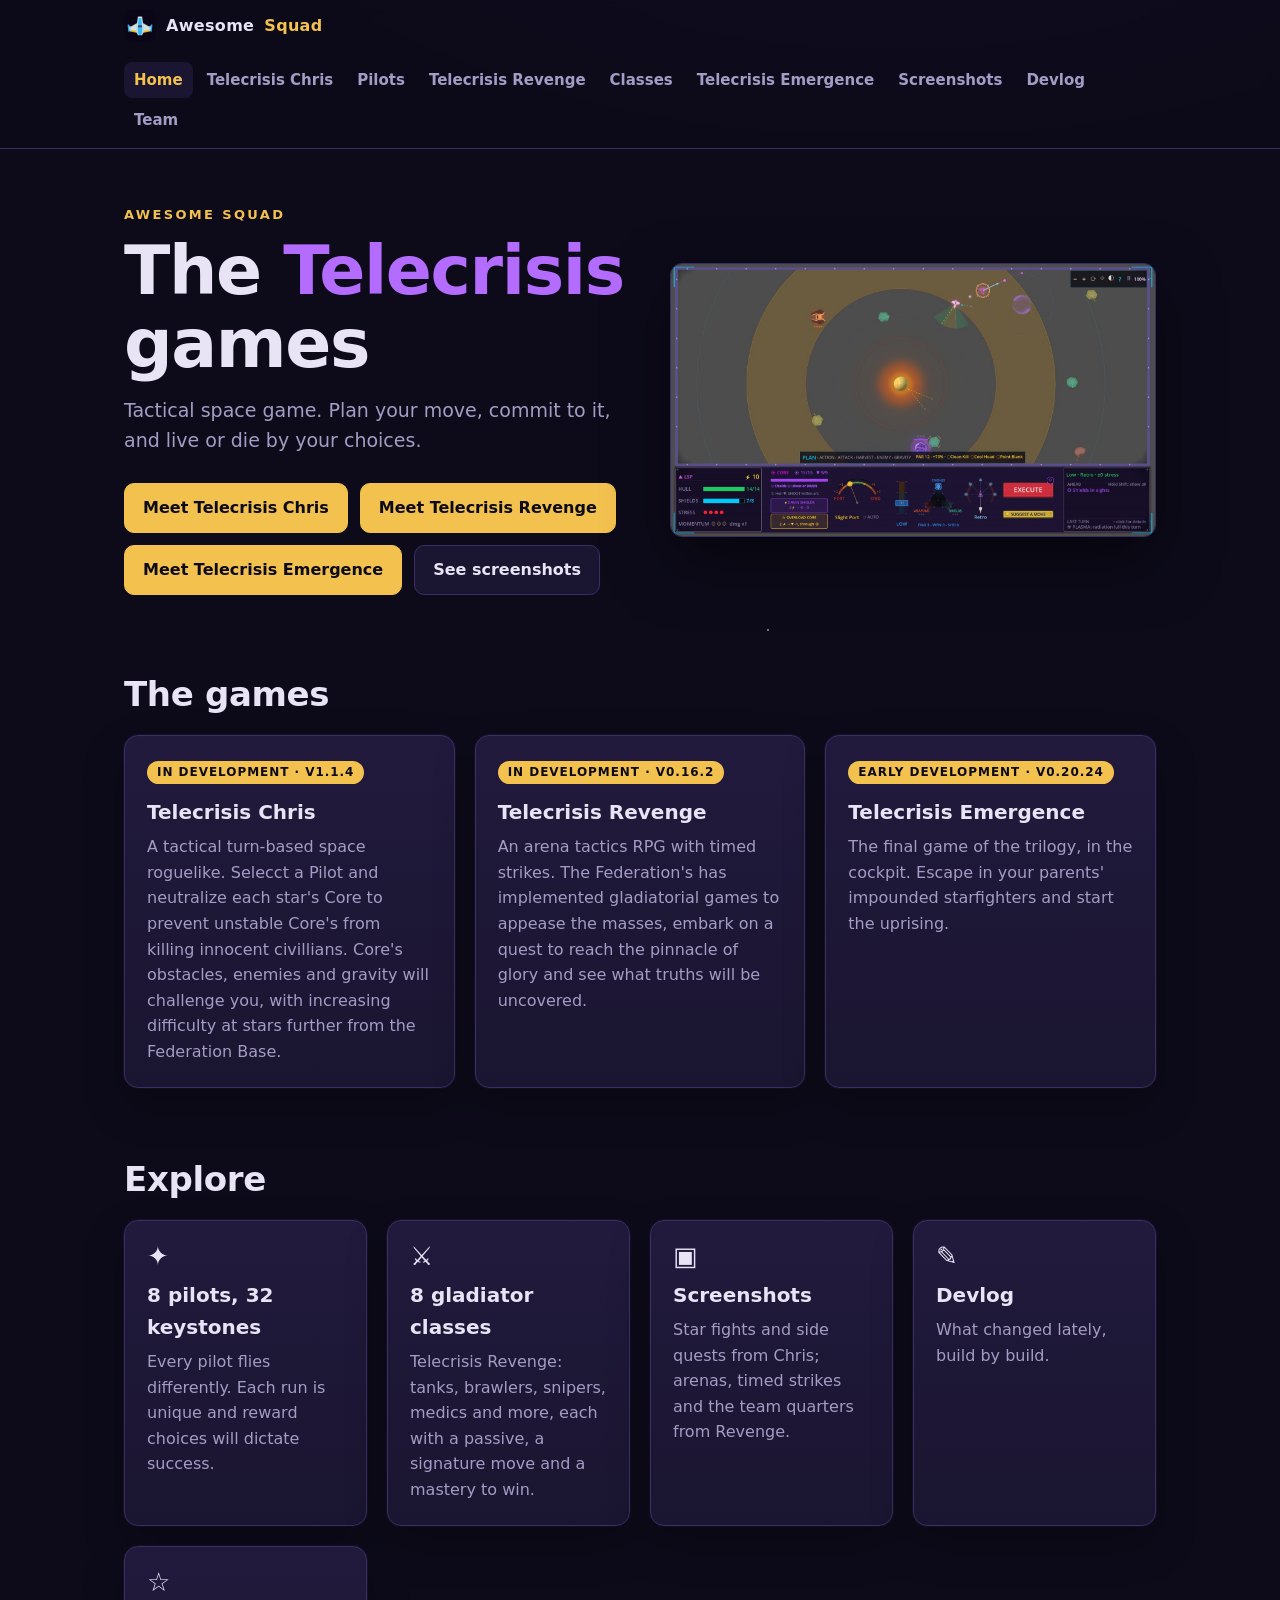
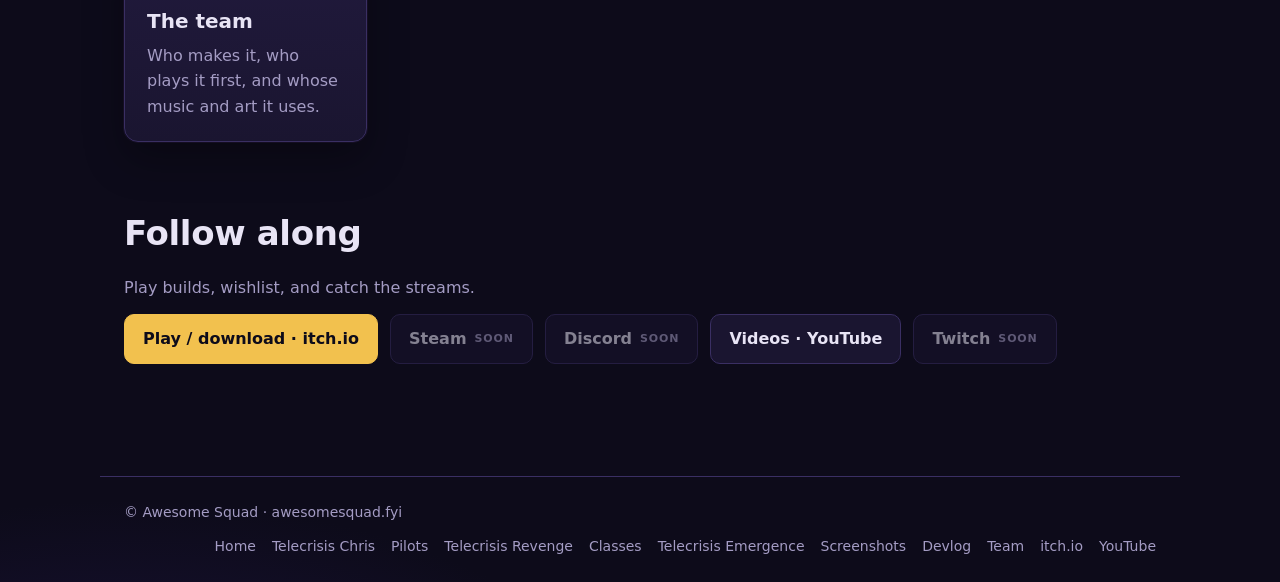
<file: index.html>
<!DOCTYPE html>
<html lang="en">
<head>
<meta charset="utf-8">
<meta name="viewport" content="width=device-width, initial-scale=1">
<title>Awesome Squad · The Telecrisis games</title>
<meta name="description" content="Awesome Squad: home of the Telecrisis games: the space roguelike Telecrisis Chris, the arena tactics RPG Telecrisis Revenge, and the space flight game Telecrisis Emergence.">
<meta property="og:title" content="Awesome Squad · The Telecrisis games">
<meta property="og:description" content="Awesome Squad: home of the Telecrisis games: the space roguelike Telecrisis Chris, the arena tactics RPG Telecrisis Revenge, and the space flight game Telecrisis Emergence.">
<meta property="og:image" content="https://awesomesquad.fyi/img/shots/star-yellow.jpg">
<meta property="og:type" content="website">
<meta name="twitter:card" content="summary_large_image">
<link rel="icon" type="image/png" href="favicon.png">
<link rel="stylesheet" href="style.css">
</head>
<body>
<div class="stars" aria-hidden="true"></div>
<header class="site-head"><div class="inner">
  <a class="brand" href="index.html"><img src="img/icon.png" alt="">Awesome <span>Squad</span></a>
  <nav><a href="index.html" class=on>Home</a><a href="chris.html">Telecrisis Chris</a><a href="pilots.html">Pilots</a><a href="revenge.html">Telecrisis Revenge</a><a href="classes.html">Classes</a><a href="emergence.html">Telecrisis Emergence</a><a href="gallery.html">Screenshots</a><a href="devlog.html">Devlog</a><a href="team.html">Team</a></nav>
</div></header>
<main>

<section class="hero">
  <div>
    <div class="kicker">Awesome Squad</div>
    <h1>The <span>Telecrisis</span> games</h1>
    <p class="lead">Tactical space game. Plan your move, commit to it, and live or die by your choices.</p>
    <div class="btns">
      <a class="btn primary" href="chris.html">Meet Telecrisis Chris</a>
      <a class="btn primary" href="revenge.html">Meet Telecrisis Revenge</a>
      <a class="btn primary" href="emergence.html">Meet Telecrisis Emergence</a>
      <a class="btn" href="gallery.html">See screenshots</a>
    </div>
  </div>
  <a href="gallery.html"><img class="shot" src="img/shots/star-yellow.jpg" alt="Telecrisis Chris: a pilot lines up on the Core around a yellow star"></a>
</section>

<section>
  <h2>The games</h2>
  <div class="grid">
    <a class="card" href="chris.html">
      <span class="tag">In development · v1.1.4</span>
      <h3>Telecrisis Chris</h3>
      <p>A tactical turn-based space roguelike. Selecct a Pilot and neutralize each star's Core to prevent unstable Core's from killing innocent civillians. Core's obstacles, enemies and gravity will challenge you, with increasing difficulty at stars further from the Federation Base.</p>
    </a>
    <a class="card" href="revenge.html">
      <span class="tag">In development · v0.16.2</span>
      <h3>Telecrisis Revenge</h3>
      <p>An arena tactics RPG with timed strikes. The Federation's has implemented gladiatorial games to appease the masses, embark on a quest to reach the pinnacle of glory and see what truths will be uncovered.</p>
    </a>
    <a class="card" href="emergence.html">
      <span class="tag">Early development · v0.20.24</span>
      <h3>Telecrisis Emergence</h3>
      <p>The final game of the trilogy, in the cockpit. Escape in your parents' impounded starfighters and start the uprising.</p>
    </a>
  </div>
</section>

<section>
  <h2>Explore</h2>
  <div class="grid four">
    <a class="card" href="pilots.html"><span class="icon">✦</span><h3>8 pilots, 32 keystones</h3><p>Every pilot flies differently. Each run is unique and reward choices will dictate success.</p></a>
    <a class="card" href="classes.html"><span class="icon">⚔</span><h3>8 gladiator classes</h3><p>Telecrisis Revenge: tanks, brawlers, snipers, medics and more, each with a passive, a signature move and a mastery to win.</p></a>
    <a class="card" href="gallery.html"><span class="icon">▣</span><h3>Screenshots</h3><p>Star fights and side quests from Chris; arenas, timed strikes and the team quarters from Revenge.</p></a>
    <a class="card" href="devlog.html"><span class="icon">✎</span><h3>Devlog</h3><p>What changed lately, build by build.</p></a>
    <a class="card" href="team.html"><span class="icon">☆</span><h3>The team</h3><p>Who makes it, who plays it first, and whose music and art it uses.</p></a>
  </div>
</section>

<section>
  <h2>Follow along</h2>
  <p class="muted">Play builds, wishlist, and catch the streams.</p>
  <div class="btns"><a class="btn primary" href="https://tsavagegames.itch.io/telecrisis-chris" target="_blank" rel="noopener">Play / download · itch.io</a><span class="btn off" title="Link coming soon">Steam <span class="soon">soon</span></span><span class="btn off" title="Link coming soon">Discord <span class="soon">soon</span></span><a class="btn" href="https://www.youtube.com/@SAVAGE-GAMES-LLC" target="_blank" rel="noopener">Videos · YouTube</a><span class="btn off" title="Link coming soon">Twitch <span class="soon">soon</span></span></div>
</section>

</main>
<footer class="site-foot">
  <span>© Awesome Squad · awesomesquad.fyi</span>
  <span class="links"><a href="index.html" class=on>Home</a><a href="chris.html">Telecrisis Chris</a><a href="pilots.html">Pilots</a><a href="revenge.html">Telecrisis Revenge</a><a href="classes.html">Classes</a><a href="emergence.html">Telecrisis Emergence</a><a href="gallery.html">Screenshots</a><a href="devlog.html">Devlog</a><a href="team.html">Team</a><a href="https://tsavagegames.itch.io/telecrisis-chris" target="_blank" rel="noopener">itch.io</a><a href="https://www.youtube.com/@SAVAGE-GAMES-LLC" target="_blank" rel="noopener">YouTube</a></span>
</footer>

</body>
</html>
</file>
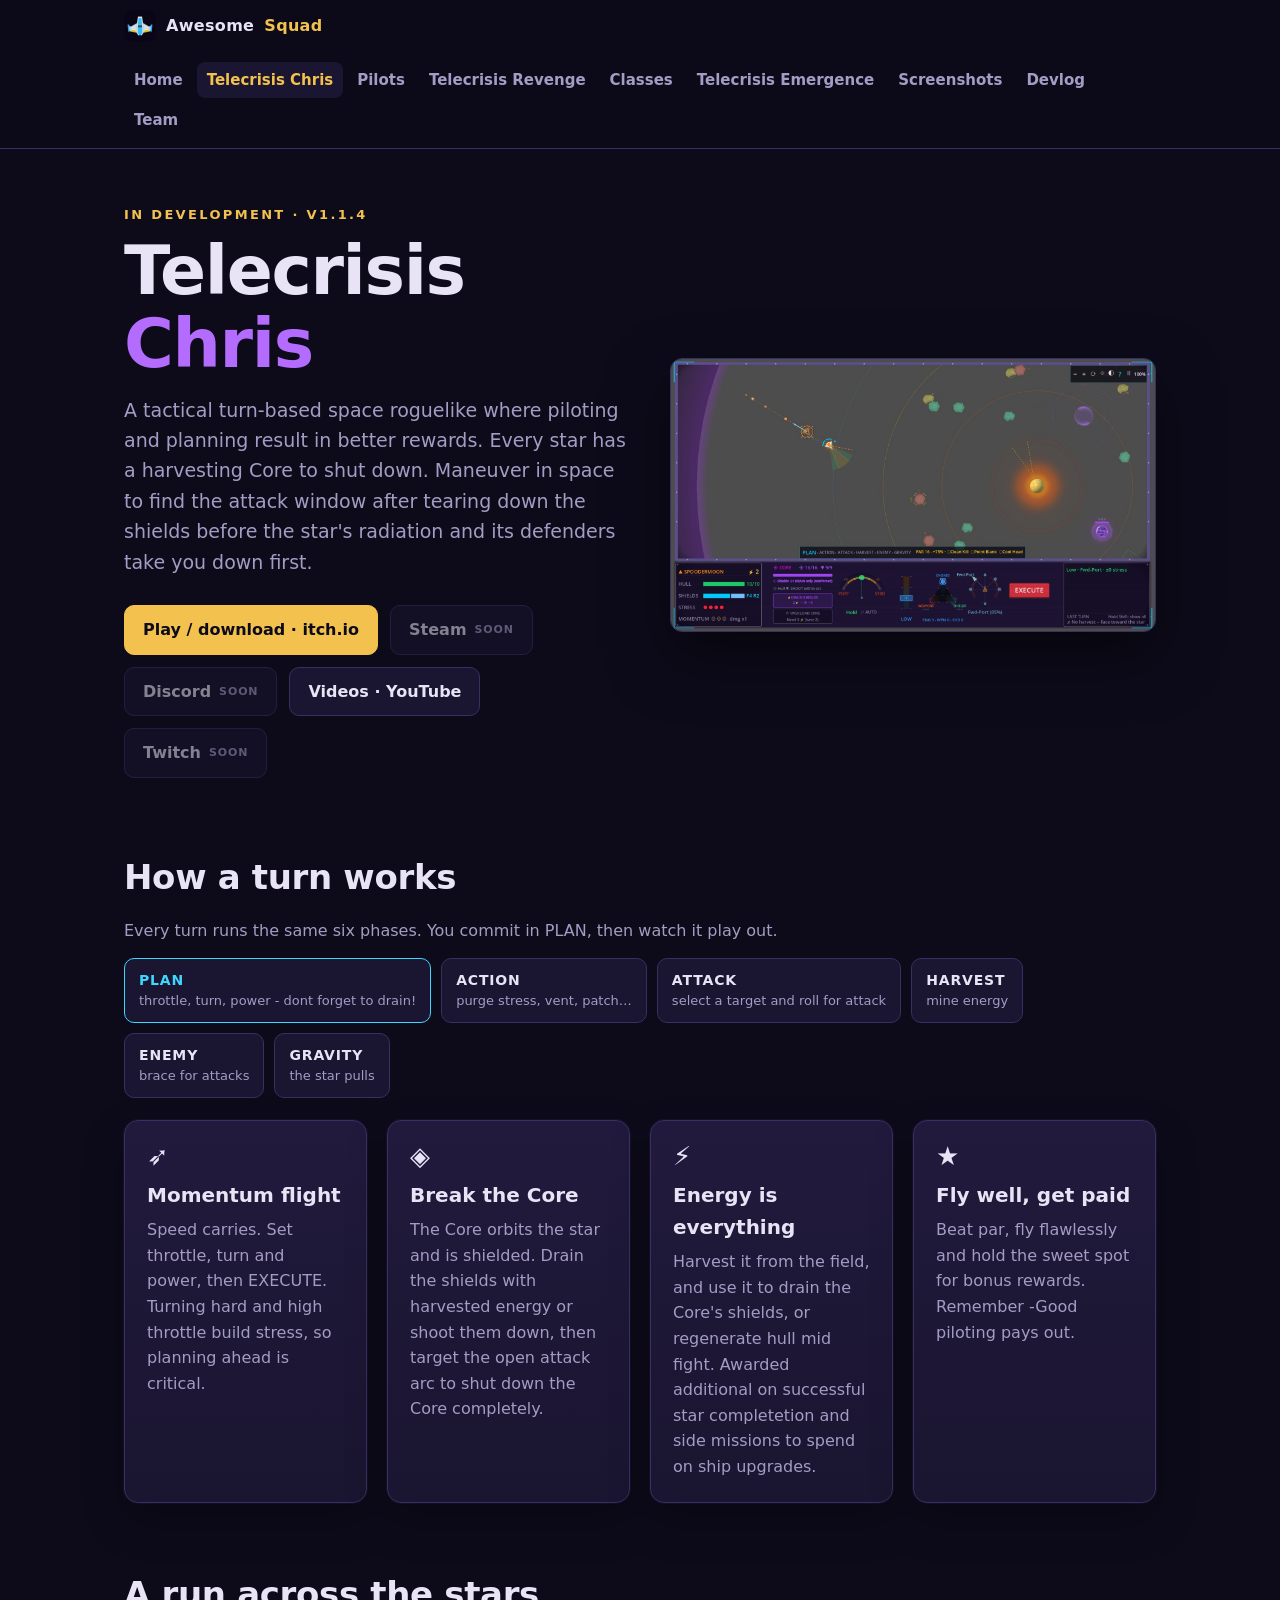
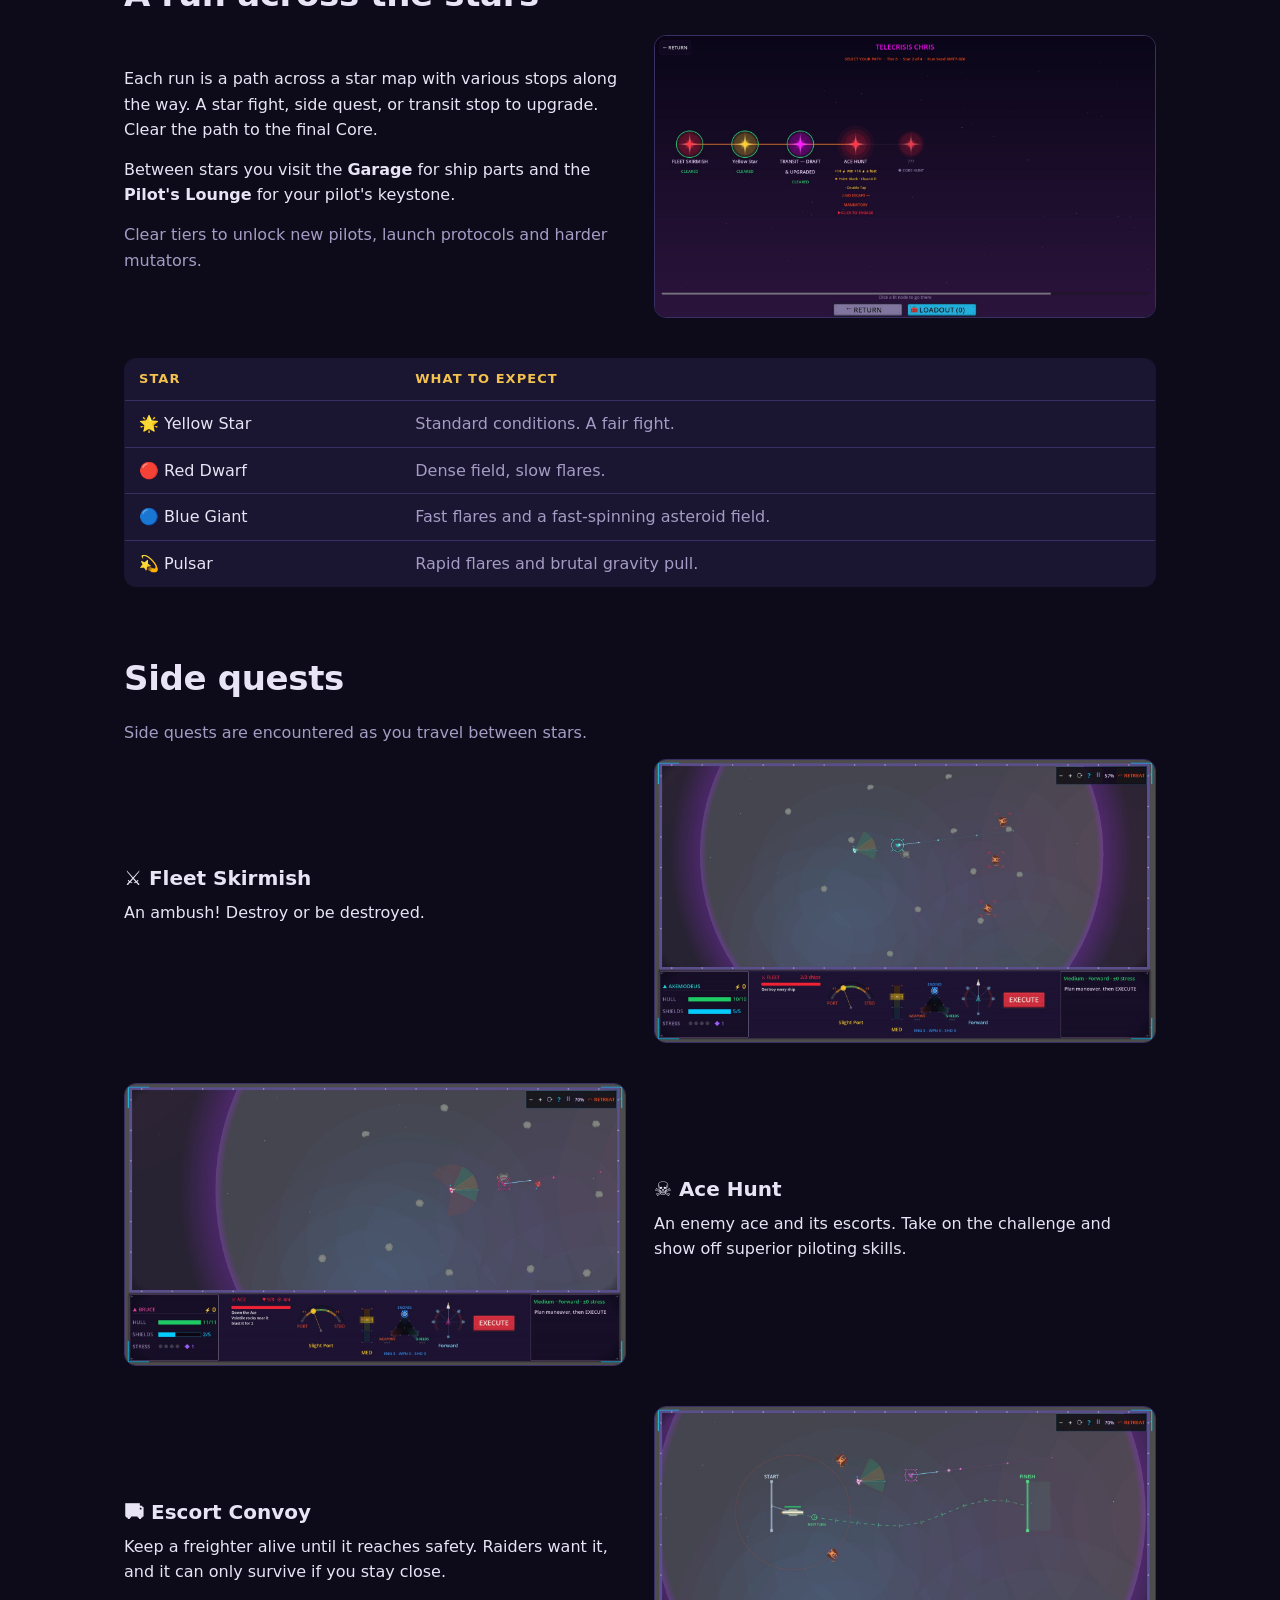
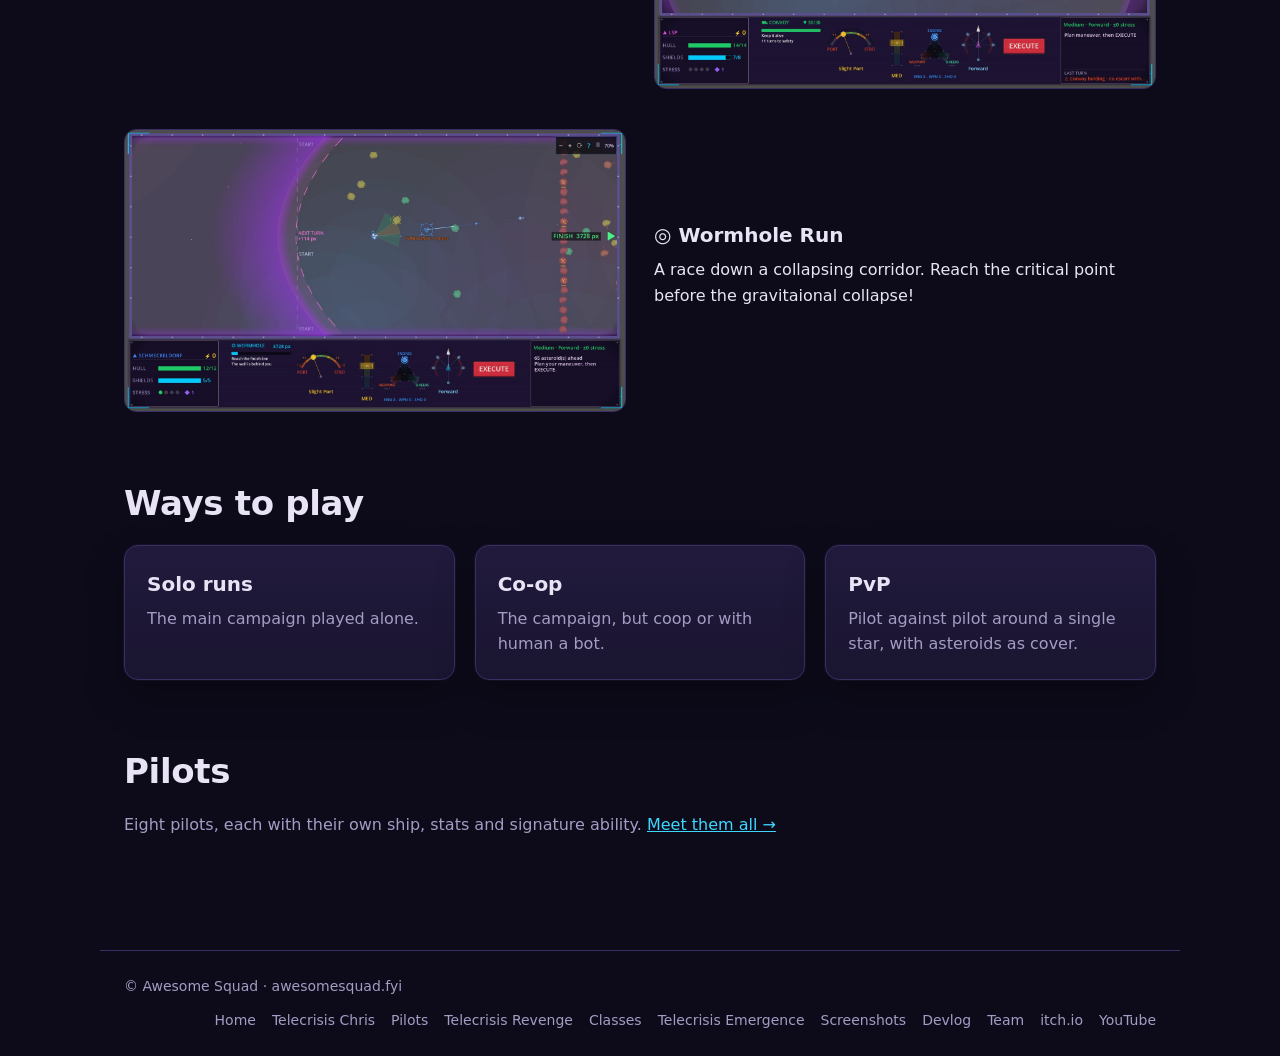
<file: chris.html>
<!DOCTYPE html>
<html lang="en">
<head>
<meta charset="utf-8">
<meta name="viewport" content="width=device-width, initial-scale=1">
<title>Telecrisis Chris · Awesome Squad</title>
<meta name="description" content="Telecrisis Chris is a turn-based space roguelike: plan your flight, attack the Core, harvest energy, and survive.">
<meta property="og:title" content="Telecrisis Chris · Awesome Squad">
<meta property="og:description" content="Telecrisis Chris is a turn-based space roguelike: plan your flight, attack the Core, harvest energy, and survive.">
<meta property="og:image" content="https://awesomesquad.fyi/img/shots/star-yellow.jpg">
<meta property="og:type" content="website">
<meta name="twitter:card" content="summary_large_image">
<link rel="icon" type="image/png" href="favicon.png">
<link rel="stylesheet" href="style.css">
</head>
<body>
<div class="stars" aria-hidden="true"></div>
<header class="site-head"><div class="inner">
  <a class="brand" href="index.html"><img src="img/icon.png" alt="">Awesome <span>Squad</span></a>
  <nav><a href="index.html">Home</a><a href="chris.html" class=on>Telecrisis Chris</a><a href="pilots.html">Pilots</a><a href="revenge.html">Telecrisis Revenge</a><a href="classes.html">Classes</a><a href="emergence.html">Telecrisis Emergence</a><a href="gallery.html">Screenshots</a><a href="devlog.html">Devlog</a><a href="team.html">Team</a></nav>
</div></header>
<main>

<section class="hero">
  <div>
    <div class="kicker">In development · v1.1.4</div>
    <h1>Telecrisis <span>Chris</span></h1>
    <p class="lead">A tactical turn-based space roguelike where piloting and planning result in better rewards. Every star has a harvesting Core to shut down. Maneuver in space to find the attack window after tearing down the shields before the star's radiation and its defenders take you down first.</p>
    <div class="btns"><a class="btn primary" href="https://tsavagegames.itch.io/telecrisis-chris" target="_blank" rel="noopener">Play / download · itch.io</a><span class="btn off" title="Link coming soon">Steam <span class="soon">soon</span></span><span class="btn off" title="Link coming soon">Discord <span class="soon">soon</span></span><a class="btn" href="https://www.youtube.com/@SAVAGE-GAMES-LLC" target="_blank" rel="noopener">Videos · YouTube</a><span class="btn off" title="Link coming soon">Twitch <span class="soon">soon</span></span></div>
  </div>
  <img class="shot" src="img/shots/star-blue.jpg" alt="A Blue Giant star fight with fast flares and a fast asteroid field">
</section>

<section>
  <h2>How a turn works</h2>
  <p class="muted">Every turn runs the same six phases. You commit in PLAN, then watch it play out.</p>
  <ol class="loop">
    <li>PLAN<b>throttle, turn, power - dont forget to drain!</b></li>
    <li>ACTION<b>purge stress, vent, patch…</b></li>
    <li>ATTACK<b>select a target and roll for attack</b></li>
    <li>HARVEST<b>mine energy</b></li>
    <li>ENEMY<b>brace for attacks</b></li>
    <li>GRAVITY<b>the star pulls</b></li>
  </ol>
  <div class="grid four">
    <div class="card"><span class="icon">➶</span><h3>Momentum flight</h3><p>Speed carries. Set throttle, turn and power, then EXECUTE. Turning hard and high throttle build stress, so planning ahead is critical.</p></div>
    <div class="card"><span class="icon">◈</span><h3>Break the Core</h3><p>The Core orbits the star and is shielded. Drain the shields with harvested energy or shoot them down, then target the open attack arc to shut down the Core completely.</p></div>
    <div class="card"><span class="icon">⚡</span><h3>Energy is everything</h3><p>Harvest it from the field, and use it to drain the Core's shields, or regenerate hull mid fight. Awarded additional on successful star completetion and side missions to spend on ship upgrades.</p></div>
    <div class="card"><span class="icon">★</span><h3>Fly well, get paid</h3><p>Beat par, fly flawlessly and hold the sweet spot for bonus rewards. Remember -Good piloting pays out.</p></div>
  </div>
</section>

<section>
  <h2>A run across the stars</h2>
  <div class="feature">
    <div>
      <p>Each run is a path across a star map with various stops along the way. A star fight, side quest, or transit stop to upgrade. Clear the path to the final Core.</p>
      <p>Between stars you visit the <strong>Garage</strong> for ship parts and the <strong>Pilot's Lounge</strong> for your pilot's keystone.</p>
      <p class="muted">Clear tiers to unlock new pilots, launch protocols and harder mutators.</p>
    </div>
    <img src="img/shots/star-map.jpg" alt="The star map: choose fleet skirmish, a star, transit or an Ace Hunt">
  </div>
  <table>
    <tr><th>Star</th><th>What to expect</th></tr>
    <tr><td>🌟 Yellow Star</td><td class="muted">Standard conditions. A fair fight.</td></tr>
    <tr><td>🔴 Red Dwarf</td><td class="muted">Dense field, slow flares.</td></tr>
    <tr><td>🔵 Blue Giant</td><td class="muted">Fast flares and a fast-spinning asteroid field.</td></tr>
    <tr><td>💫 Pulsar</td><td class="muted">Rapid flares and brutal gravity pull.</td></tr>
  </table>
</section>

<section>
  <h2>Side quests</h2>
  <p class="muted">Side quests are encountered as you travel between stars.</p>
  <div class="feature">
    <div><h3>⚔ Fleet Skirmish</h3><p>An ambush! Destroy or be destroyed.</p></div>
    <img src="img/shots/fleet.jpg" alt="Fleet Skirmish">
  </div>
  <div class="feature flip">
    <div><h3>☠ Ace Hunt</h3><p>An enemy ace and its escorts. Take on the challenge and show off superior piloting skills.</p></div>
    <img src="img/shots/ace.jpg" alt="Ace Hunt">
  </div>
  <div class="feature">
    <div><h3>⛟ Escort Convoy</h3><p>Keep a freighter alive until it reaches safety. Raiders want it, and it can only survive if you stay close.</p></div>
    <img src="img/shots/convoy.jpg" alt="Escort Convoy">
  </div>
  <div class="feature flip">
    <div><h3>◎ Wormhole Run</h3><p>A race down a collapsing corridor. Reach the critical point before the gravitaional collapse!</p></div>
    <img src="img/shots/wormhole.jpg" alt="Wormhole Run">
  </div>
</section>

<section>
  <h2>Ways to play</h2>
  <div class="grid">
    <div class="card"><h3>Solo runs</h3><p>The main campaign played alone.</p></div>
    <div class="card"><h3>Co-op</h3><p>The campaign, but coop or with human a bot.</p></div>
    <div class="card"><h3>PvP</h3><p>Pilot against pilot around a single star, with asteroids as cover.</p></div>
  </div>
</section>

<section>
  <h2>Pilots</h2>
  <p class="muted">Eight pilots, each with their own ship, stats and signature ability. <a href="pilots.html">Meet them all →</a></p>
</section>

</main>
<footer class="site-foot">
  <span>© Awesome Squad · awesomesquad.fyi</span>
  <span class="links"><a href="index.html">Home</a><a href="chris.html" class=on>Telecrisis Chris</a><a href="pilots.html">Pilots</a><a href="revenge.html">Telecrisis Revenge</a><a href="classes.html">Classes</a><a href="emergence.html">Telecrisis Emergence</a><a href="gallery.html">Screenshots</a><a href="devlog.html">Devlog</a><a href="team.html">Team</a><a href="https://tsavagegames.itch.io/telecrisis-chris" target="_blank" rel="noopener">itch.io</a><a href="https://www.youtube.com/@SAVAGE-GAMES-LLC" target="_blank" rel="noopener">YouTube</a></span>
</footer>

</body>
</html>
</file>
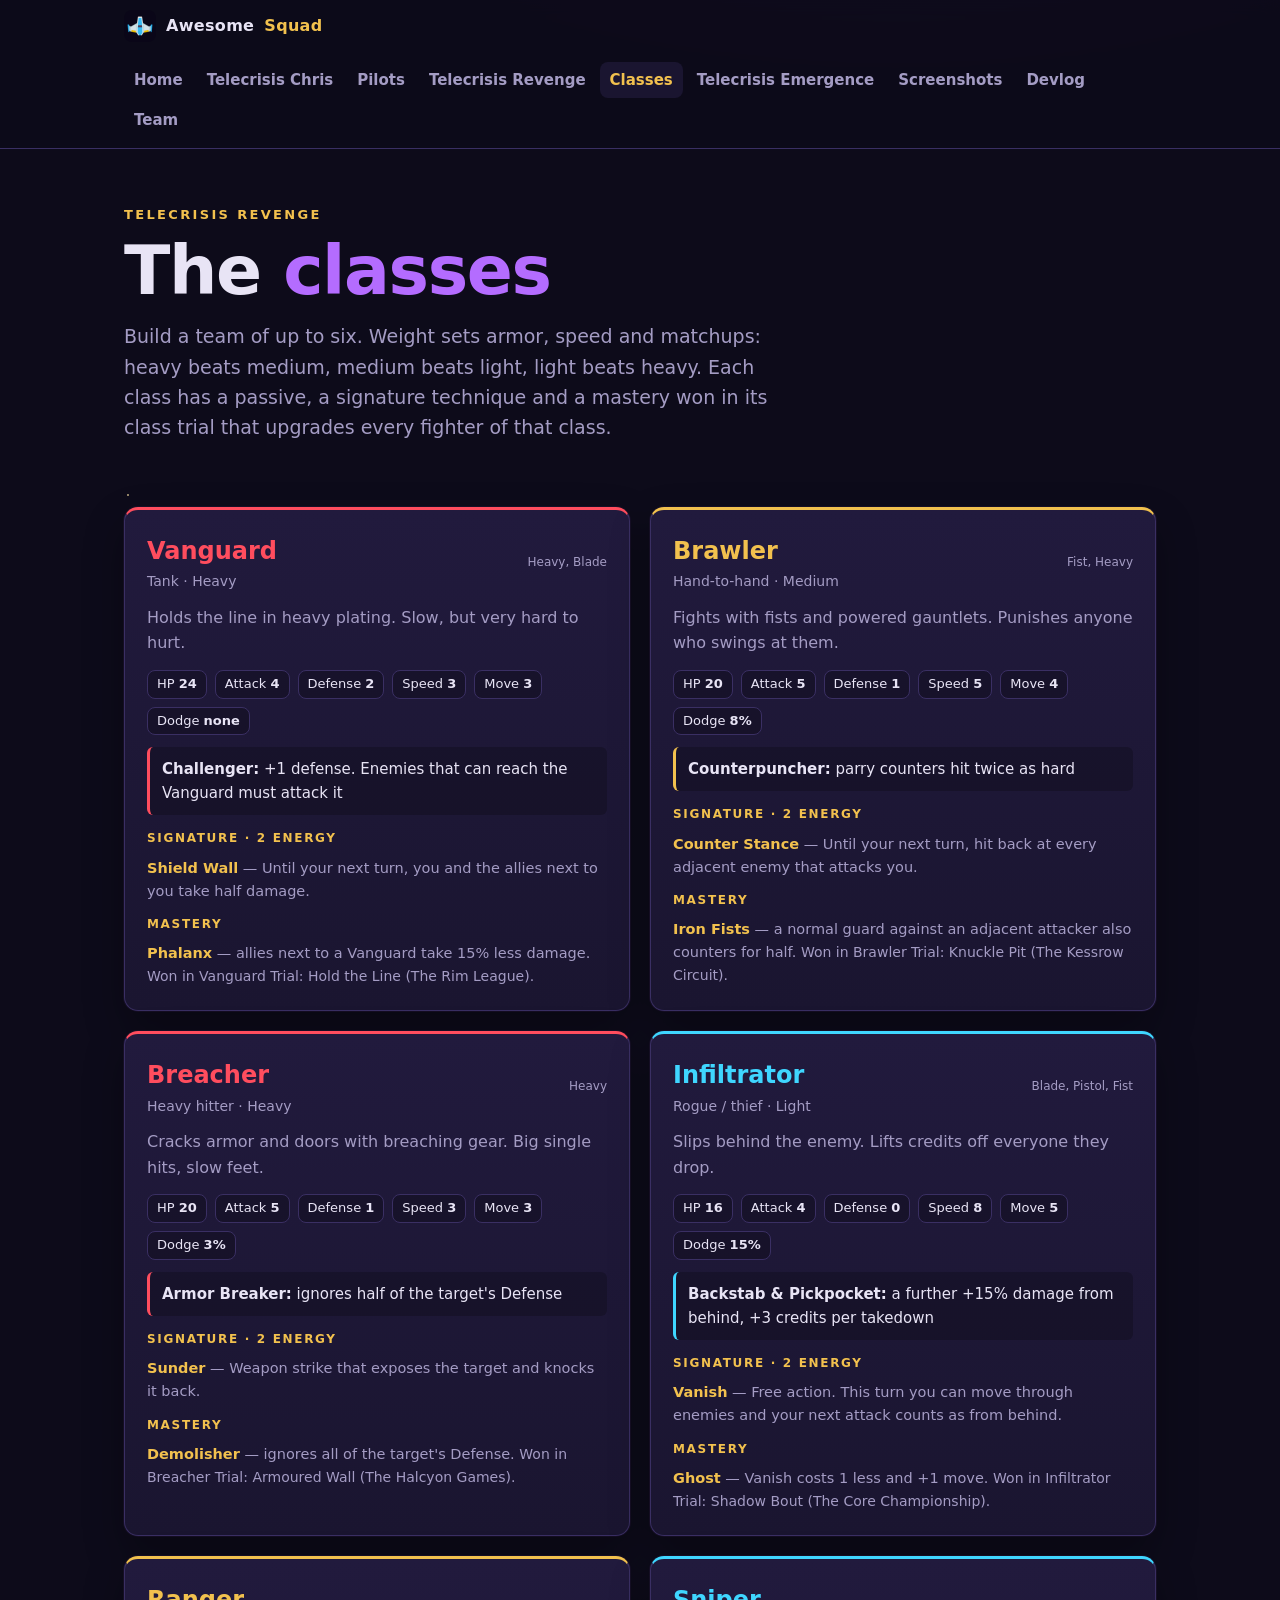
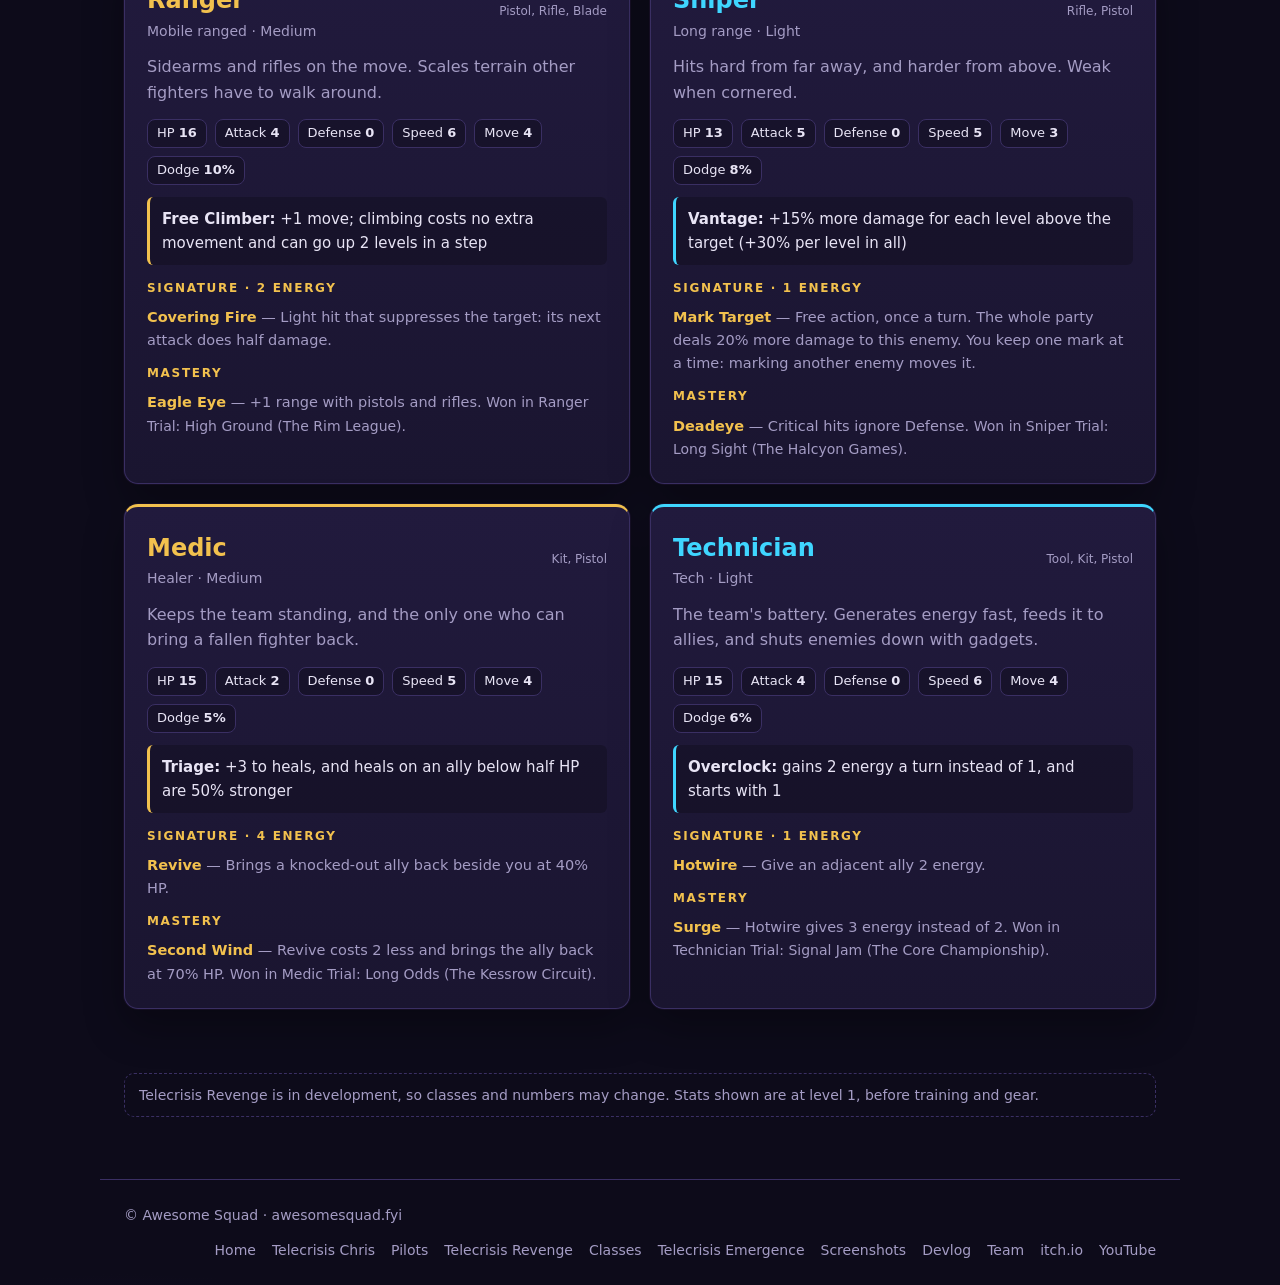
<file: classes.html>
<!DOCTYPE html>
<html lang="en">
<head>
<meta charset="utf-8">
<meta name="viewport" content="width=device-width, initial-scale=1">
<title>Classes · Telecrisis Revenge</title>
<meta name="description" content="The gladiator classes of Telecrisis Revenge: stats, passives, signature techniques and masteries.">
<meta property="og:title" content="Classes · Telecrisis Revenge">
<meta property="og:description" content="The gladiator classes of Telecrisis Revenge: stats, passives, signature techniques and masteries.">
<meta property="og:image" content="https://awesomesquad.fyi/img/shots/rv-quarters.jpg">
<meta property="og:type" content="website">
<meta name="twitter:card" content="summary_large_image">
<link rel="icon" type="image/png" href="favicon.png">
<link rel="stylesheet" href="style.css">
</head>
<body>
<div class="stars" aria-hidden="true"></div>
<header class="site-head"><div class="inner">
  <a class="brand" href="index.html"><img src="img/icon.png" alt="">Awesome <span>Squad</span></a>
  <nav><a href="index.html">Home</a><a href="chris.html">Telecrisis Chris</a><a href="pilots.html">Pilots</a><a href="revenge.html">Telecrisis Revenge</a><a href="classes.html" class=on>Classes</a><a href="emergence.html">Telecrisis Emergence</a><a href="gallery.html">Screenshots</a><a href="devlog.html">Devlog</a><a href="team.html">Team</a></nav>
</div></header>
<main>

<section>
  <div class="kicker">Telecrisis Revenge</div>
  <h1>The <span>classes</span></h1>
  <p class="lead">Build a team of up to six. Weight sets armor, speed and matchups: heavy beats medium, medium beats light, light beats heavy. Each class has a passive, a signature technique and a mastery won in its class trial that upgrades every fighter of that class.</p>
</section>
<section class="grid" style="grid-template-columns:repeat(auto-fit,minmax(min(100%,440px),1fr))">

  <article class="card pilot" style="--pc:#ff4d5e" id="vanguard">
    <div class="pilot-head"><div><h3>Vanguard</h3><div class="role">Tank · Heavy</div></div><span class="unlock">Heavy, Blade</span></div>
    <p>Holds the line in heavy plating. Slow, but very hard to hurt.</p>
    <ul class="stats"><li>HP <b>24</b></li><li>Attack <b>4</b></li><li>Defense <b>2</b></li><li>Speed <b>3</b></li><li>Move <b>3</b></li><li>Dodge <b>none</b></li></ul>
    <div class="ability"><strong>Challenger:</strong> +1 defense. Enemies that can reach the Vanguard must attack it</div>
    <div class="ks-title">Signature · 2 energy</div>
    <ul class="ks"><li><strong>Shield Wall</strong> — Until your next turn, you and the allies next to you take half damage.</li></ul>
    <div class="ks-title" style="margin-top:12px">Mastery</div>
    <ul class="ks"><li><strong>Phalanx</strong> — allies next to a Vanguard take 15% less damage. <span class="small">Won in Vanguard Trial: Hold the Line (The Rim League).</span></li></ul>
  </article>
  <article class="card pilot" style="--pc:#f2c14e" id="brawler">
    <div class="pilot-head"><div><h3>Brawler</h3><div class="role">Hand-to-hand · Medium</div></div><span class="unlock">Fist, Heavy</span></div>
    <p>Fights with fists and powered gauntlets. Punishes anyone who swings at them.</p>
    <ul class="stats"><li>HP <b>20</b></li><li>Attack <b>5</b></li><li>Defense <b>1</b></li><li>Speed <b>5</b></li><li>Move <b>4</b></li><li>Dodge <b>8%</b></li></ul>
    <div class="ability"><strong>Counterpuncher:</strong> parry counters hit twice as hard</div>
    <div class="ks-title">Signature · 2 energy</div>
    <ul class="ks"><li><strong>Counter Stance</strong> — Until your next turn, hit back at every adjacent enemy that attacks you.</li></ul>
    <div class="ks-title" style="margin-top:12px">Mastery</div>
    <ul class="ks"><li><strong>Iron Fists</strong> — a normal guard against an adjacent attacker also counters for half. <span class="small">Won in Brawler Trial: Knuckle Pit (The Kessrow Circuit).</span></li></ul>
  </article>
  <article class="card pilot" style="--pc:#ff4d5e" id="breacher">
    <div class="pilot-head"><div><h3>Breacher</h3><div class="role">Heavy hitter · Heavy</div></div><span class="unlock">Heavy</span></div>
    <p>Cracks armor and doors with breaching gear. Big single hits, slow feet.</p>
    <ul class="stats"><li>HP <b>20</b></li><li>Attack <b>5</b></li><li>Defense <b>1</b></li><li>Speed <b>3</b></li><li>Move <b>3</b></li><li>Dodge <b>3%</b></li></ul>
    <div class="ability"><strong>Armor Breaker:</strong> ignores half of the target&#x27;s Defense</div>
    <div class="ks-title">Signature · 2 energy</div>
    <ul class="ks"><li><strong>Sunder</strong> — Weapon strike that exposes the target and knocks it back.</li></ul>
    <div class="ks-title" style="margin-top:12px">Mastery</div>
    <ul class="ks"><li><strong>Demolisher</strong> — ignores all of the target&#x27;s Defense. <span class="small">Won in Breacher Trial: Armoured Wall (The Halcyon Games).</span></li></ul>
  </article>
  <article class="card pilot" style="--pc:#3fd6ff" id="infiltrator">
    <div class="pilot-head"><div><h3>Infiltrator</h3><div class="role">Rogue / thief · Light</div></div><span class="unlock">Blade, Pistol, Fist</span></div>
    <p>Slips behind the enemy. Lifts credits off everyone they drop.</p>
    <ul class="stats"><li>HP <b>16</b></li><li>Attack <b>4</b></li><li>Defense <b>0</b></li><li>Speed <b>8</b></li><li>Move <b>5</b></li><li>Dodge <b>15%</b></li></ul>
    <div class="ability"><strong>Backstab &amp; Pickpocket:</strong> a further +15% damage from behind, +3 credits per takedown</div>
    <div class="ks-title">Signature · 2 energy</div>
    <ul class="ks"><li><strong>Vanish</strong> — Free action. This turn you can move through enemies and your next attack counts as from behind.</li></ul>
    <div class="ks-title" style="margin-top:12px">Mastery</div>
    <ul class="ks"><li><strong>Ghost</strong> — Vanish costs 1 less and +1 move. <span class="small">Won in Infiltrator Trial: Shadow Bout (The Core Championship).</span></li></ul>
  </article>
  <article class="card pilot" style="--pc:#f2c14e" id="ranger">
    <div class="pilot-head"><div><h3>Ranger</h3><div class="role">Mobile ranged · Medium</div></div><span class="unlock">Pistol, Rifle, Blade</span></div>
    <p>Sidearms and rifles on the move. Scales terrain other fighters have to walk around.</p>
    <ul class="stats"><li>HP <b>16</b></li><li>Attack <b>4</b></li><li>Defense <b>0</b></li><li>Speed <b>6</b></li><li>Move <b>4</b></li><li>Dodge <b>10%</b></li></ul>
    <div class="ability"><strong>Free Climber:</strong> +1 move; climbing costs no extra movement and can go up 2 levels in a step</div>
    <div class="ks-title">Signature · 2 energy</div>
    <ul class="ks"><li><strong>Covering Fire</strong> — Light hit that suppresses the target: its next attack does half damage.</li></ul>
    <div class="ks-title" style="margin-top:12px">Mastery</div>
    <ul class="ks"><li><strong>Eagle Eye</strong> — +1 range with pistols and rifles. <span class="small">Won in Ranger Trial: High Ground (The Rim League).</span></li></ul>
  </article>
  <article class="card pilot" style="--pc:#3fd6ff" id="sniper">
    <div class="pilot-head"><div><h3>Sniper</h3><div class="role">Long range · Light</div></div><span class="unlock">Rifle, Pistol</span></div>
    <p>Hits hard from far away, and harder from above. Weak when cornered.</p>
    <ul class="stats"><li>HP <b>13</b></li><li>Attack <b>5</b></li><li>Defense <b>0</b></li><li>Speed <b>5</b></li><li>Move <b>3</b></li><li>Dodge <b>8%</b></li></ul>
    <div class="ability"><strong>Vantage:</strong> +15% more damage for each level above the target (+30% per level in all)</div>
    <div class="ks-title">Signature · 1 energy</div>
    <ul class="ks"><li><strong>Mark Target</strong> — Free action, once a turn. The whole party deals 20% more damage to this enemy. You keep one mark at a time: marking another enemy moves it.</li></ul>
    <div class="ks-title" style="margin-top:12px">Mastery</div>
    <ul class="ks"><li><strong>Deadeye</strong> — Critical hits ignore Defense. <span class="small">Won in Sniper Trial: Long Sight (The Halcyon Games).</span></li></ul>
  </article>
  <article class="card pilot" style="--pc:#f2c14e" id="medic">
    <div class="pilot-head"><div><h3>Medic</h3><div class="role">Healer · Medium</div></div><span class="unlock">Kit, Pistol</span></div>
    <p>Keeps the team standing, and the only one who can bring a fallen fighter back.</p>
    <ul class="stats"><li>HP <b>15</b></li><li>Attack <b>2</b></li><li>Defense <b>0</b></li><li>Speed <b>5</b></li><li>Move <b>4</b></li><li>Dodge <b>5%</b></li></ul>
    <div class="ability"><strong>Triage:</strong> +3 to heals, and heals on an ally below half HP are 50% stronger</div>
    <div class="ks-title">Signature · 4 energy</div>
    <ul class="ks"><li><strong>Revive</strong> — Brings a knocked-out ally back beside you at 40% HP.</li></ul>
    <div class="ks-title" style="margin-top:12px">Mastery</div>
    <ul class="ks"><li><strong>Second Wind</strong> — Revive costs 2 less and brings the ally back at 70% HP. <span class="small">Won in Medic Trial: Long Odds (The Kessrow Circuit).</span></li></ul>
  </article>
  <article class="card pilot" style="--pc:#3fd6ff" id="technician">
    <div class="pilot-head"><div><h3>Technician</h3><div class="role">Tech · Light</div></div><span class="unlock">Tool, Kit, Pistol</span></div>
    <p>The team&#x27;s battery. Generates energy fast, feeds it to allies, and shuts enemies down with gadgets.</p>
    <ul class="stats"><li>HP <b>15</b></li><li>Attack <b>4</b></li><li>Defense <b>0</b></li><li>Speed <b>6</b></li><li>Move <b>4</b></li><li>Dodge <b>6%</b></li></ul>
    <div class="ability"><strong>Overclock:</strong> gains 2 energy a turn instead of 1, and starts with 1</div>
    <div class="ks-title">Signature · 1 energy</div>
    <ul class="ks"><li><strong>Hotwire</strong> — Give an adjacent ally 2 energy.</li></ul>
    <div class="ks-title" style="margin-top:12px">Mastery</div>
    <ul class="ks"><li><strong>Surge</strong> — Hotwire gives 3 energy instead of 2. <span class="small">Won in Technician Trial: Signal Jam (The Core Championship).</span></li></ul>
  </article>
</section>
<p class="ph">Telecrisis Revenge is in development, so classes and numbers may change. Stats shown are at level 1, before training and gear.</p>

</main>
<footer class="site-foot">
  <span>© Awesome Squad · awesomesquad.fyi</span>
  <span class="links"><a href="index.html">Home</a><a href="chris.html">Telecrisis Chris</a><a href="pilots.html">Pilots</a><a href="revenge.html">Telecrisis Revenge</a><a href="classes.html" class=on>Classes</a><a href="emergence.html">Telecrisis Emergence</a><a href="gallery.html">Screenshots</a><a href="devlog.html">Devlog</a><a href="team.html">Team</a><a href="https://tsavagegames.itch.io/telecrisis-chris" target="_blank" rel="noopener">itch.io</a><a href="https://www.youtube.com/@SAVAGE-GAMES-LLC" target="_blank" rel="noopener">YouTube</a></span>
</footer>

</body>
</html>
</file>
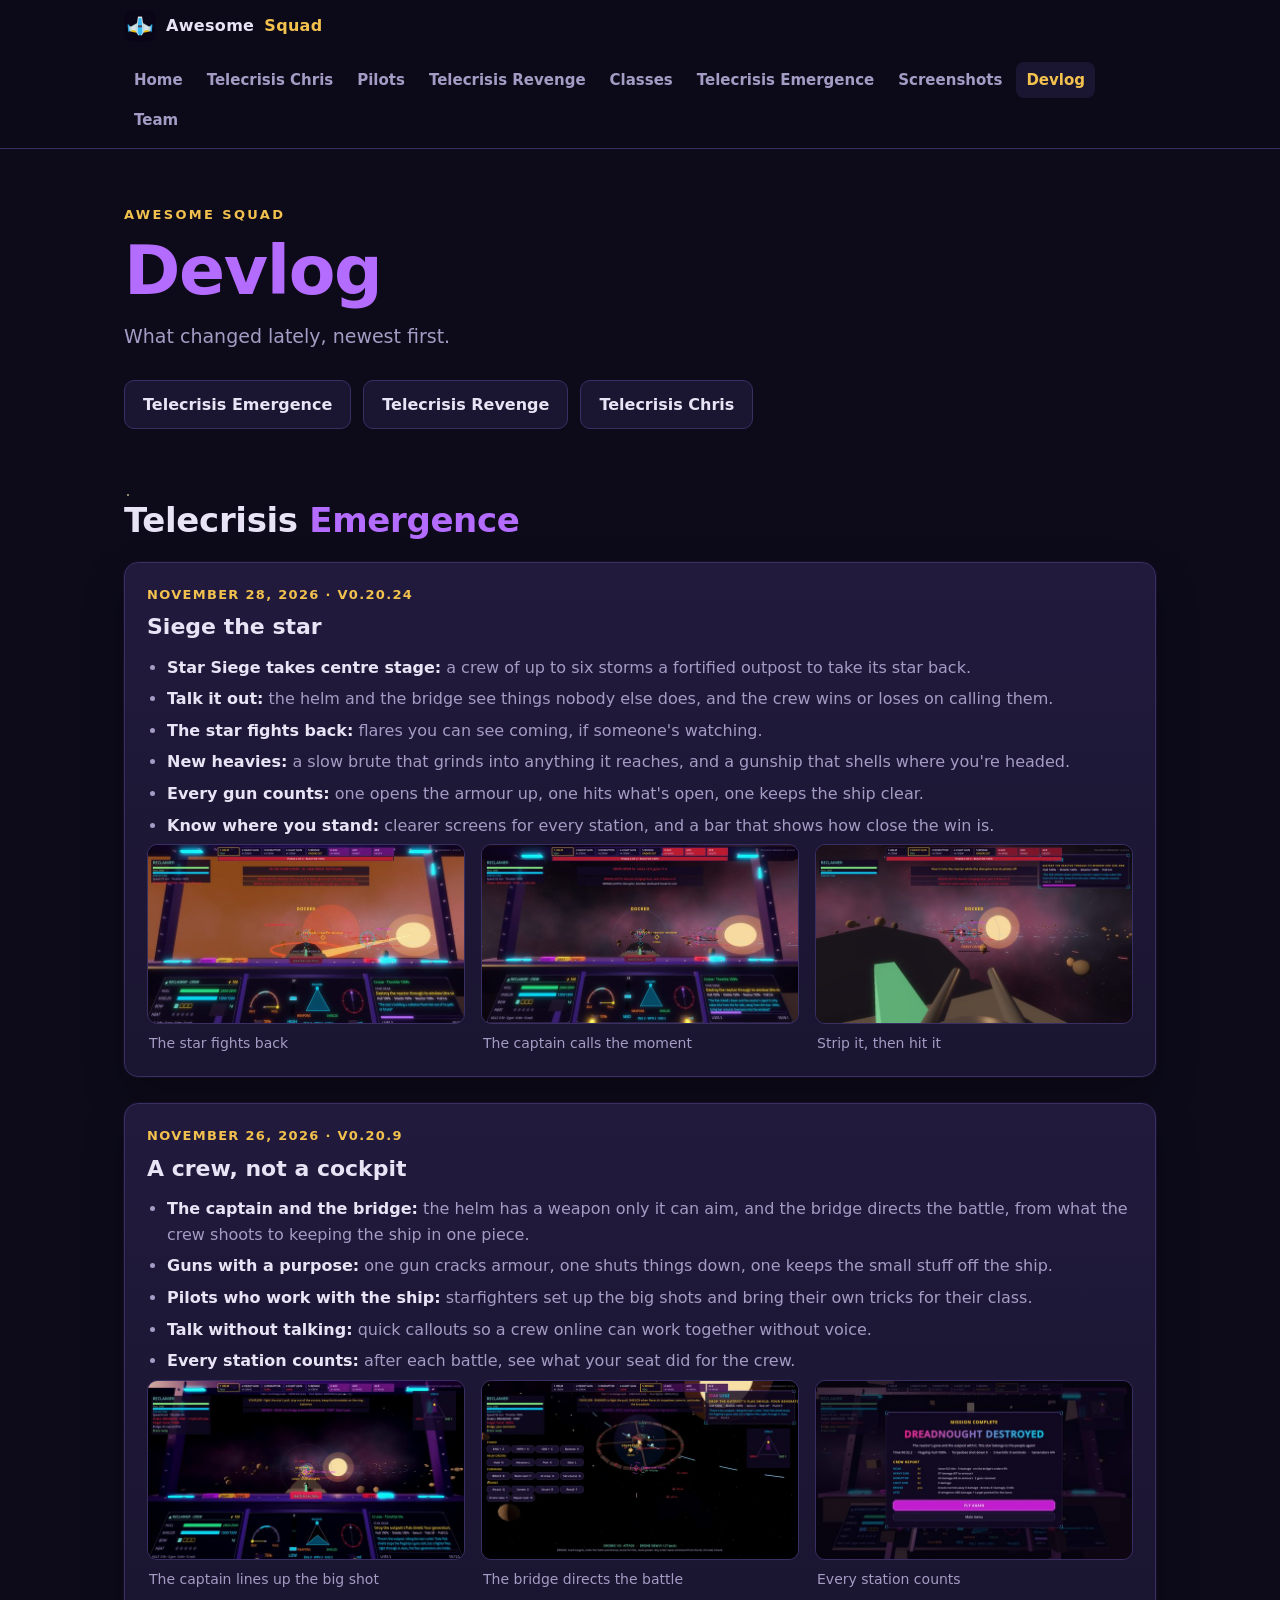
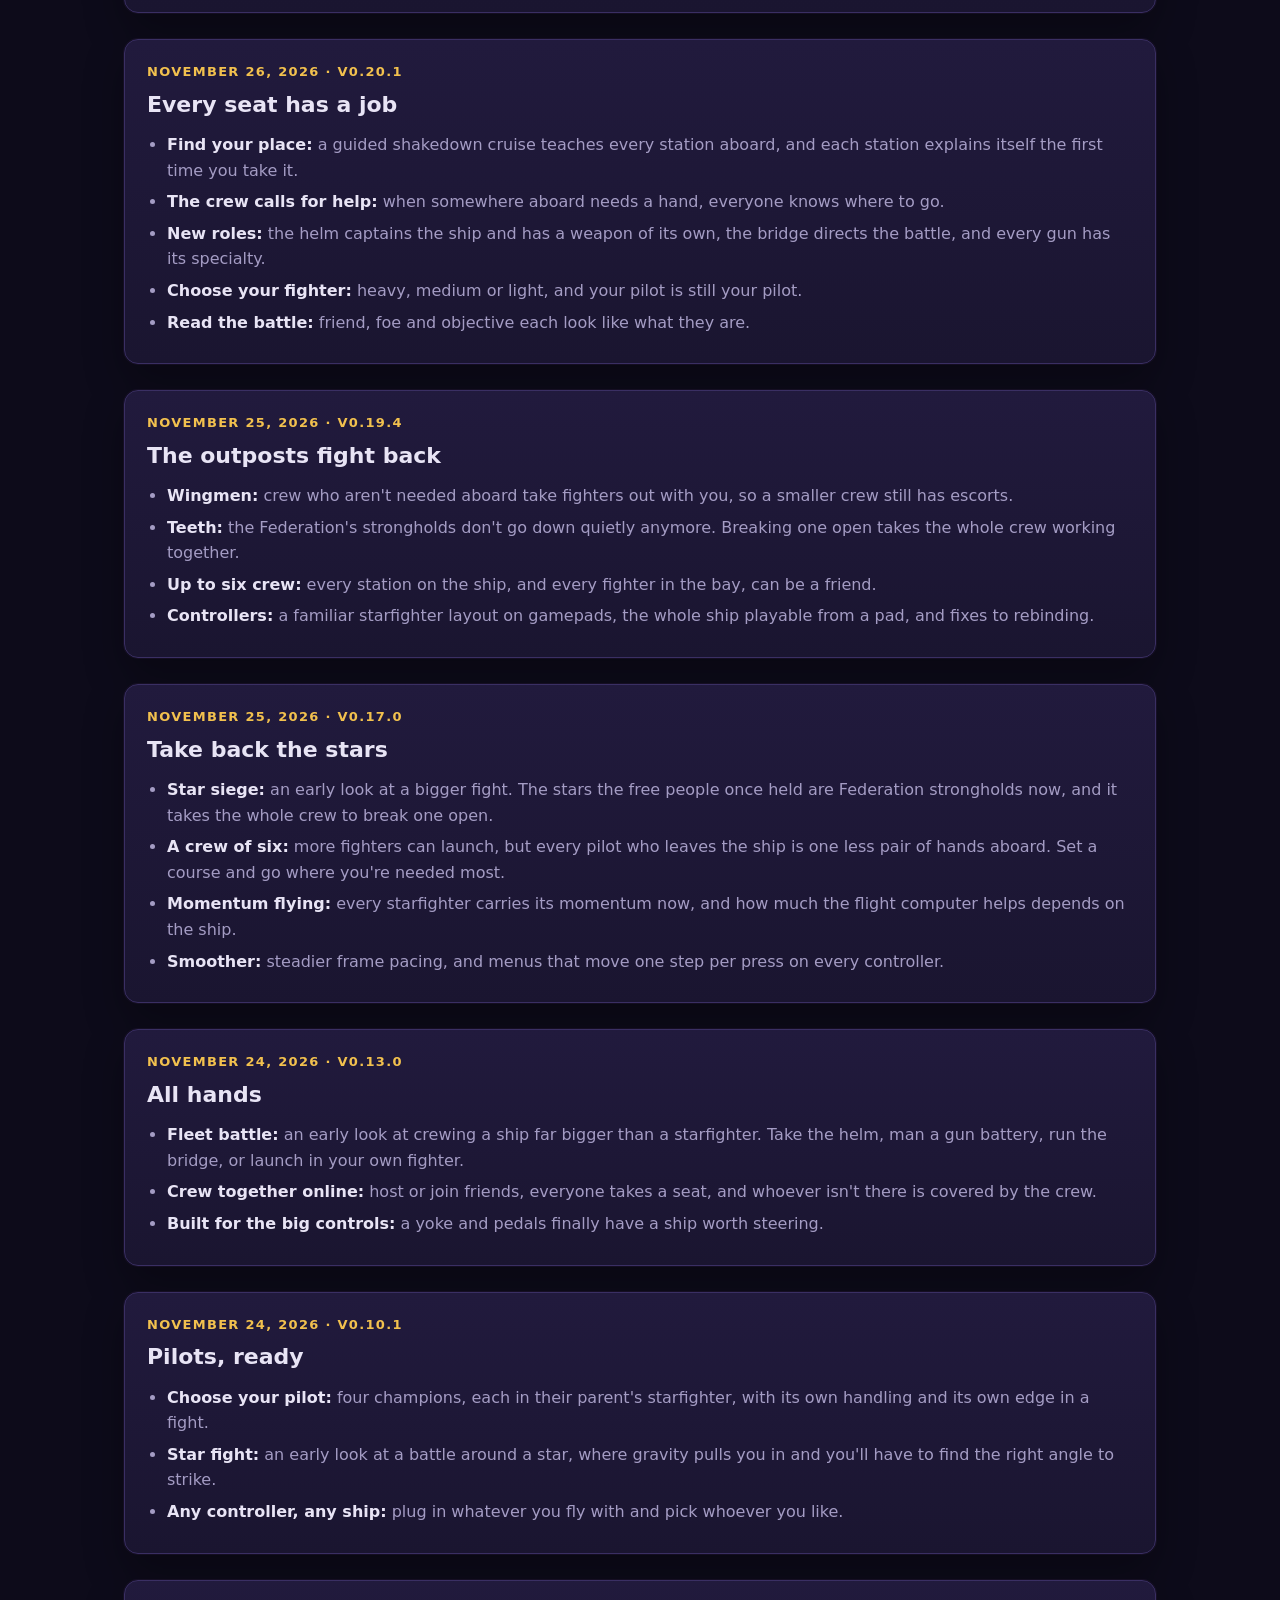
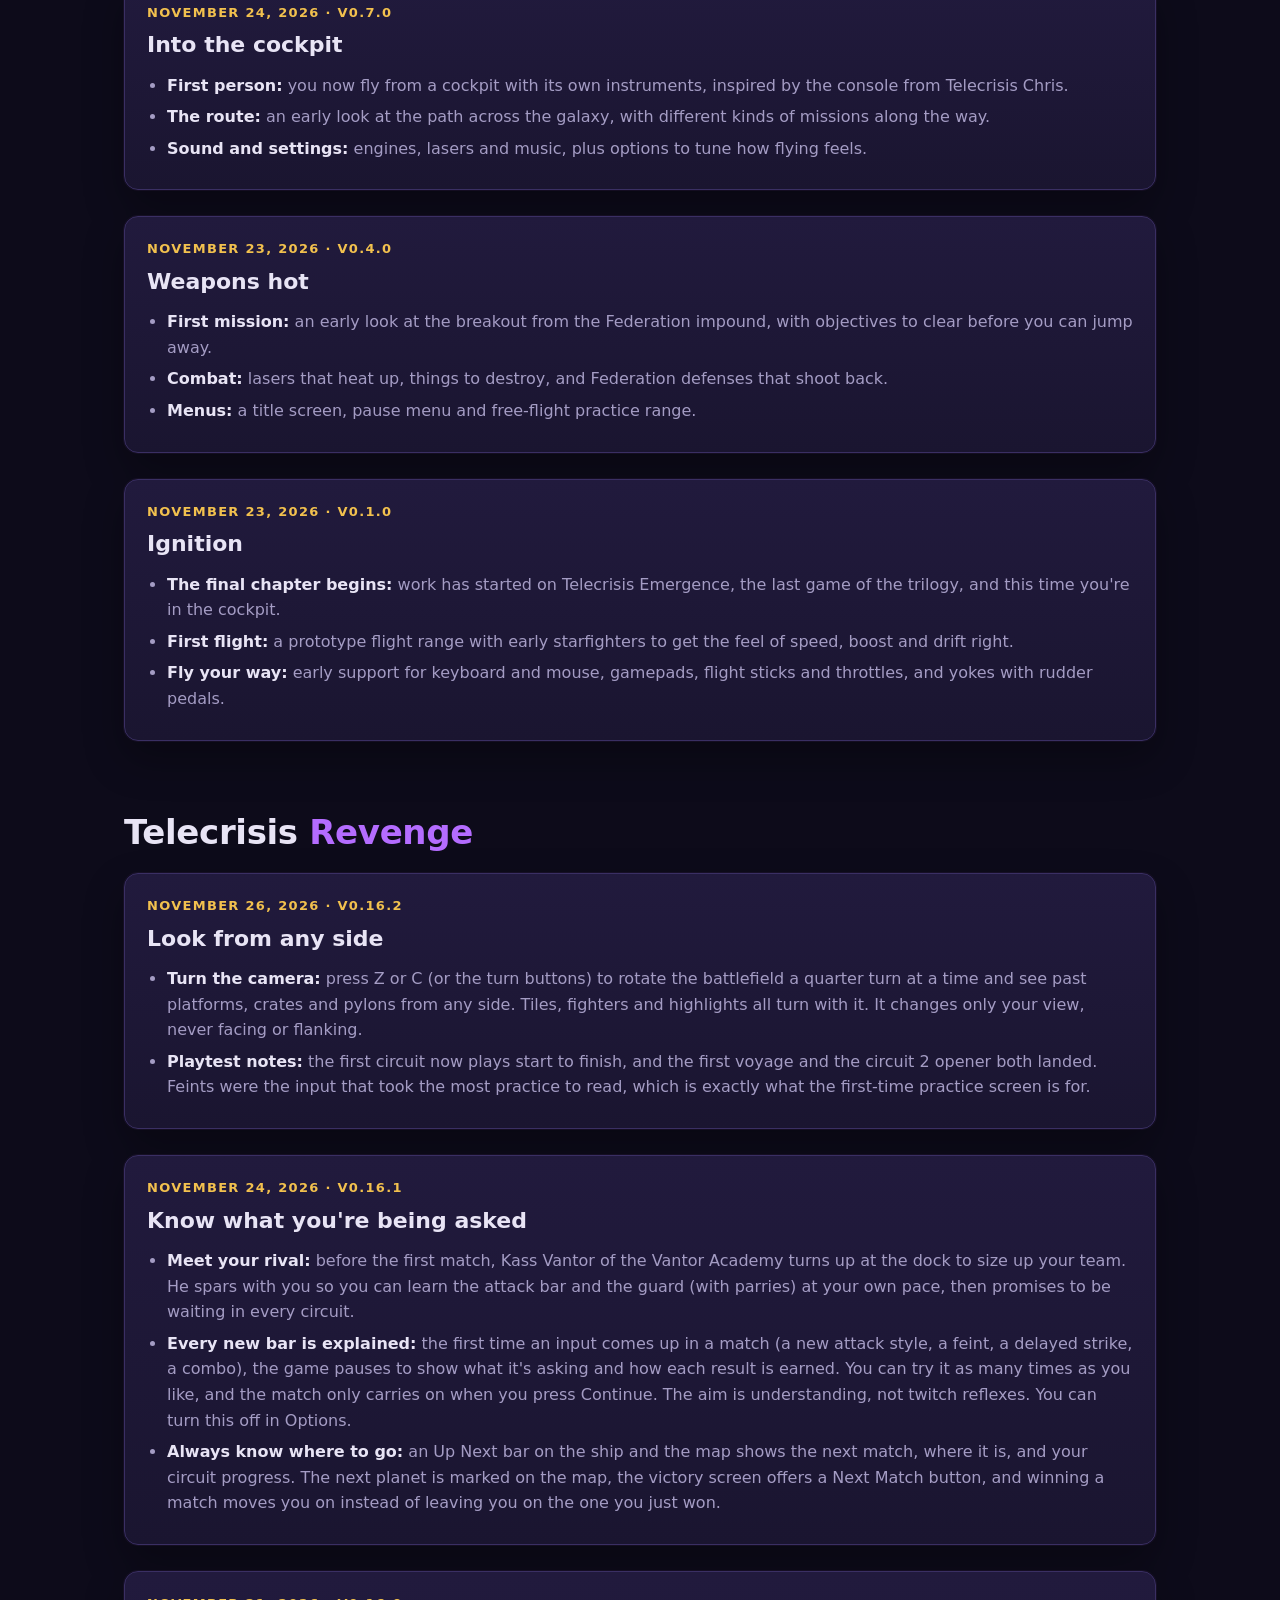
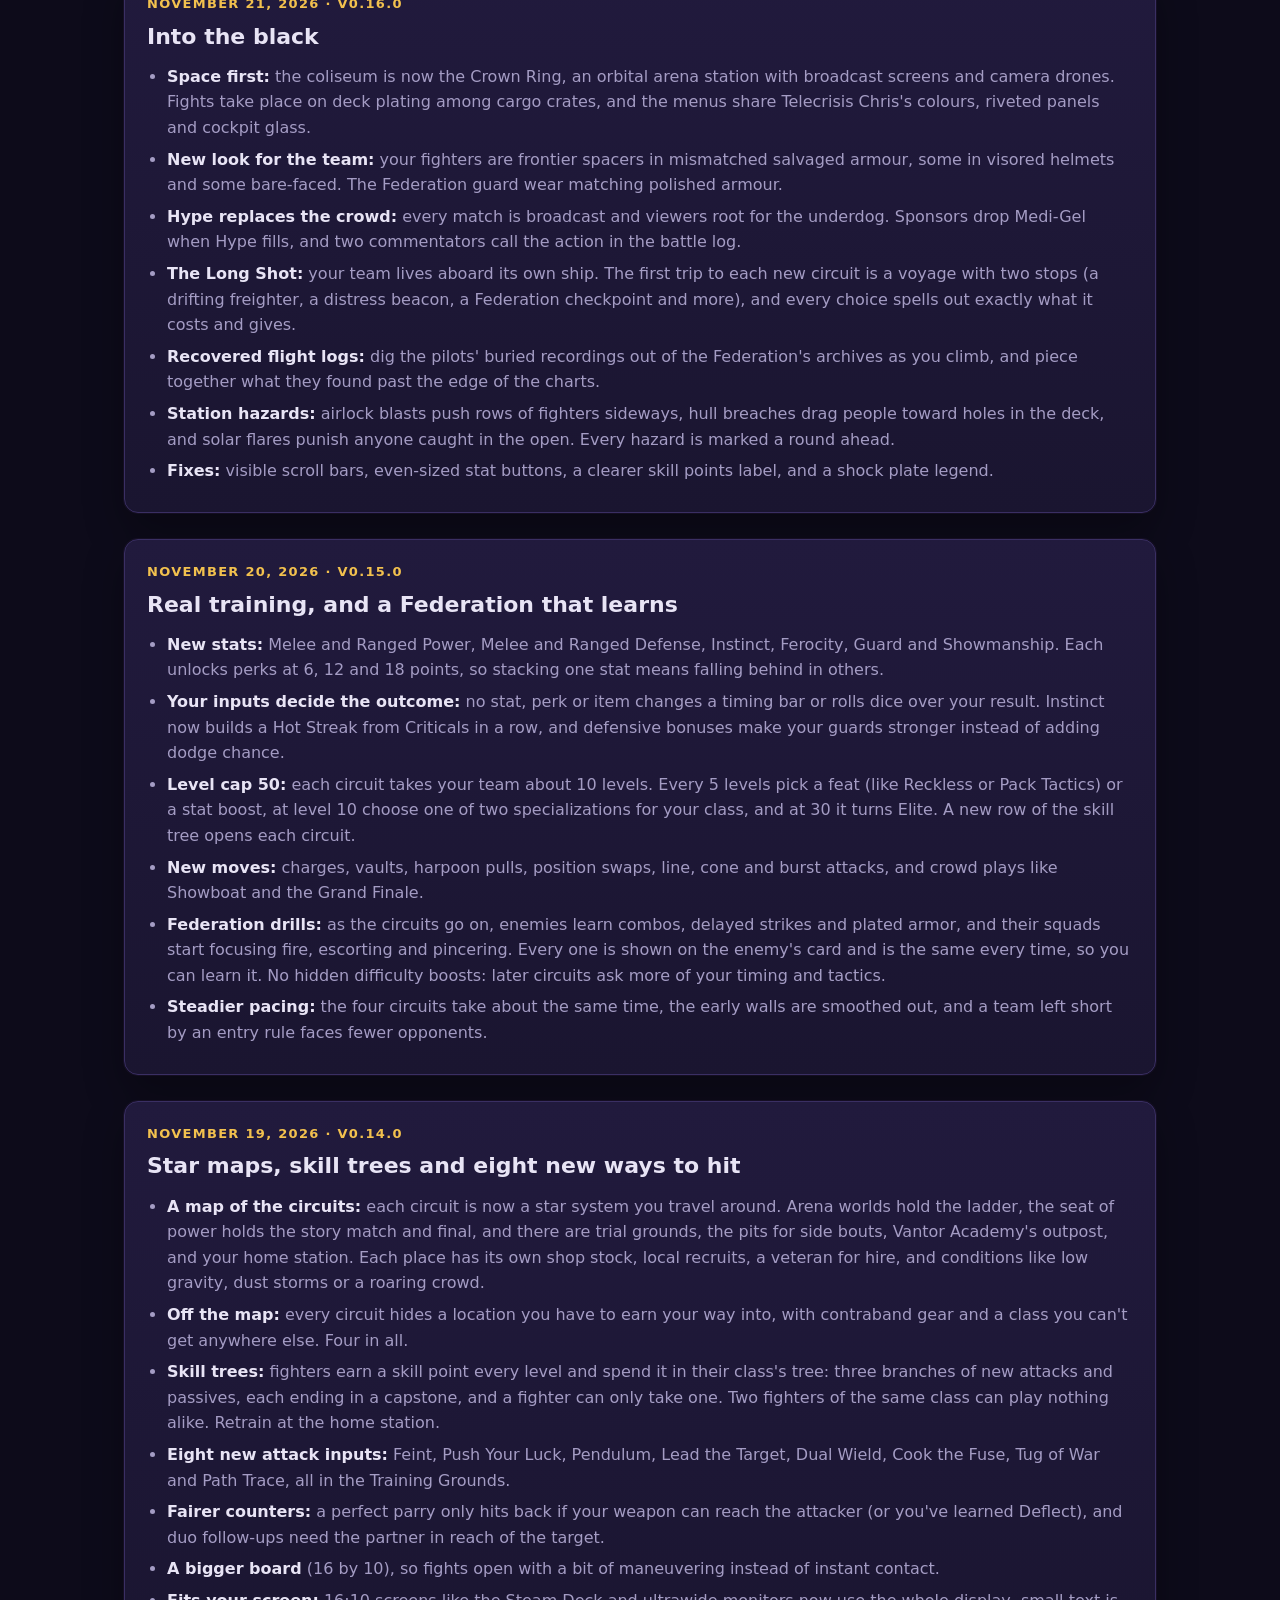
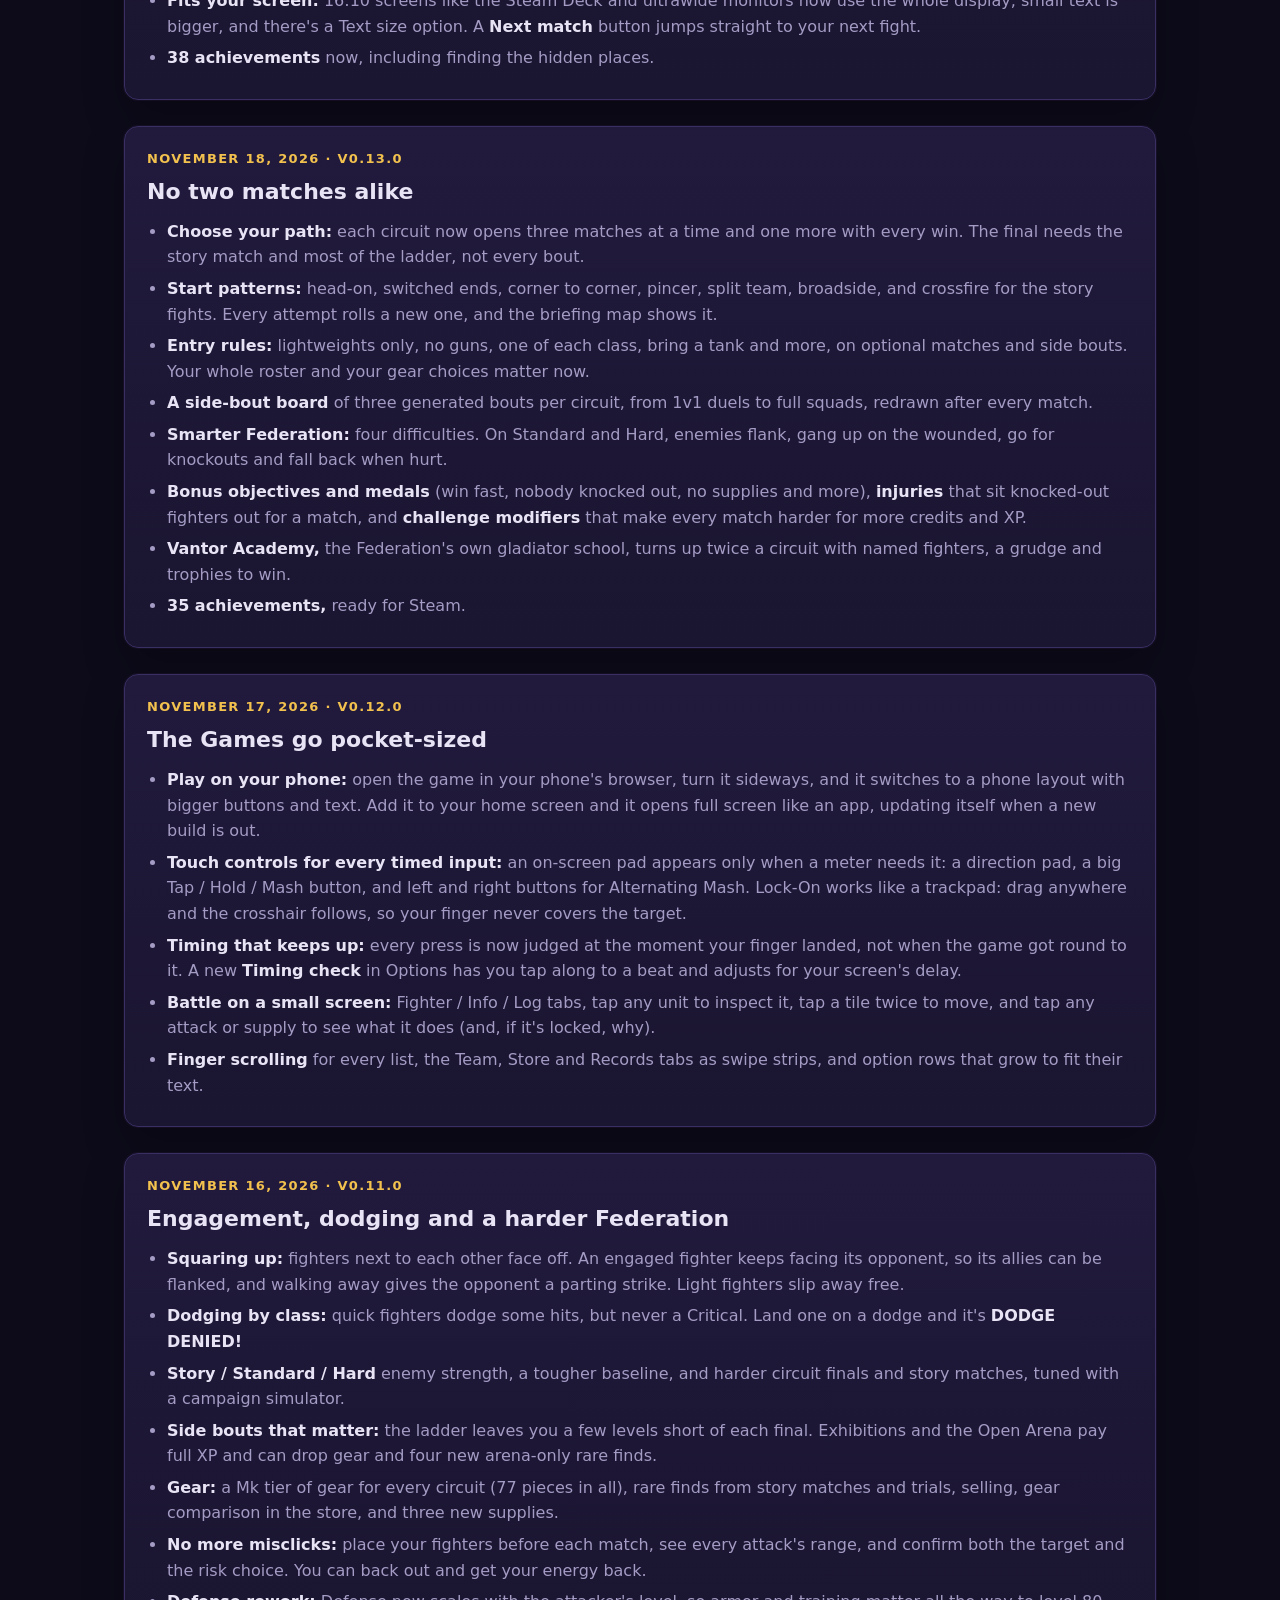
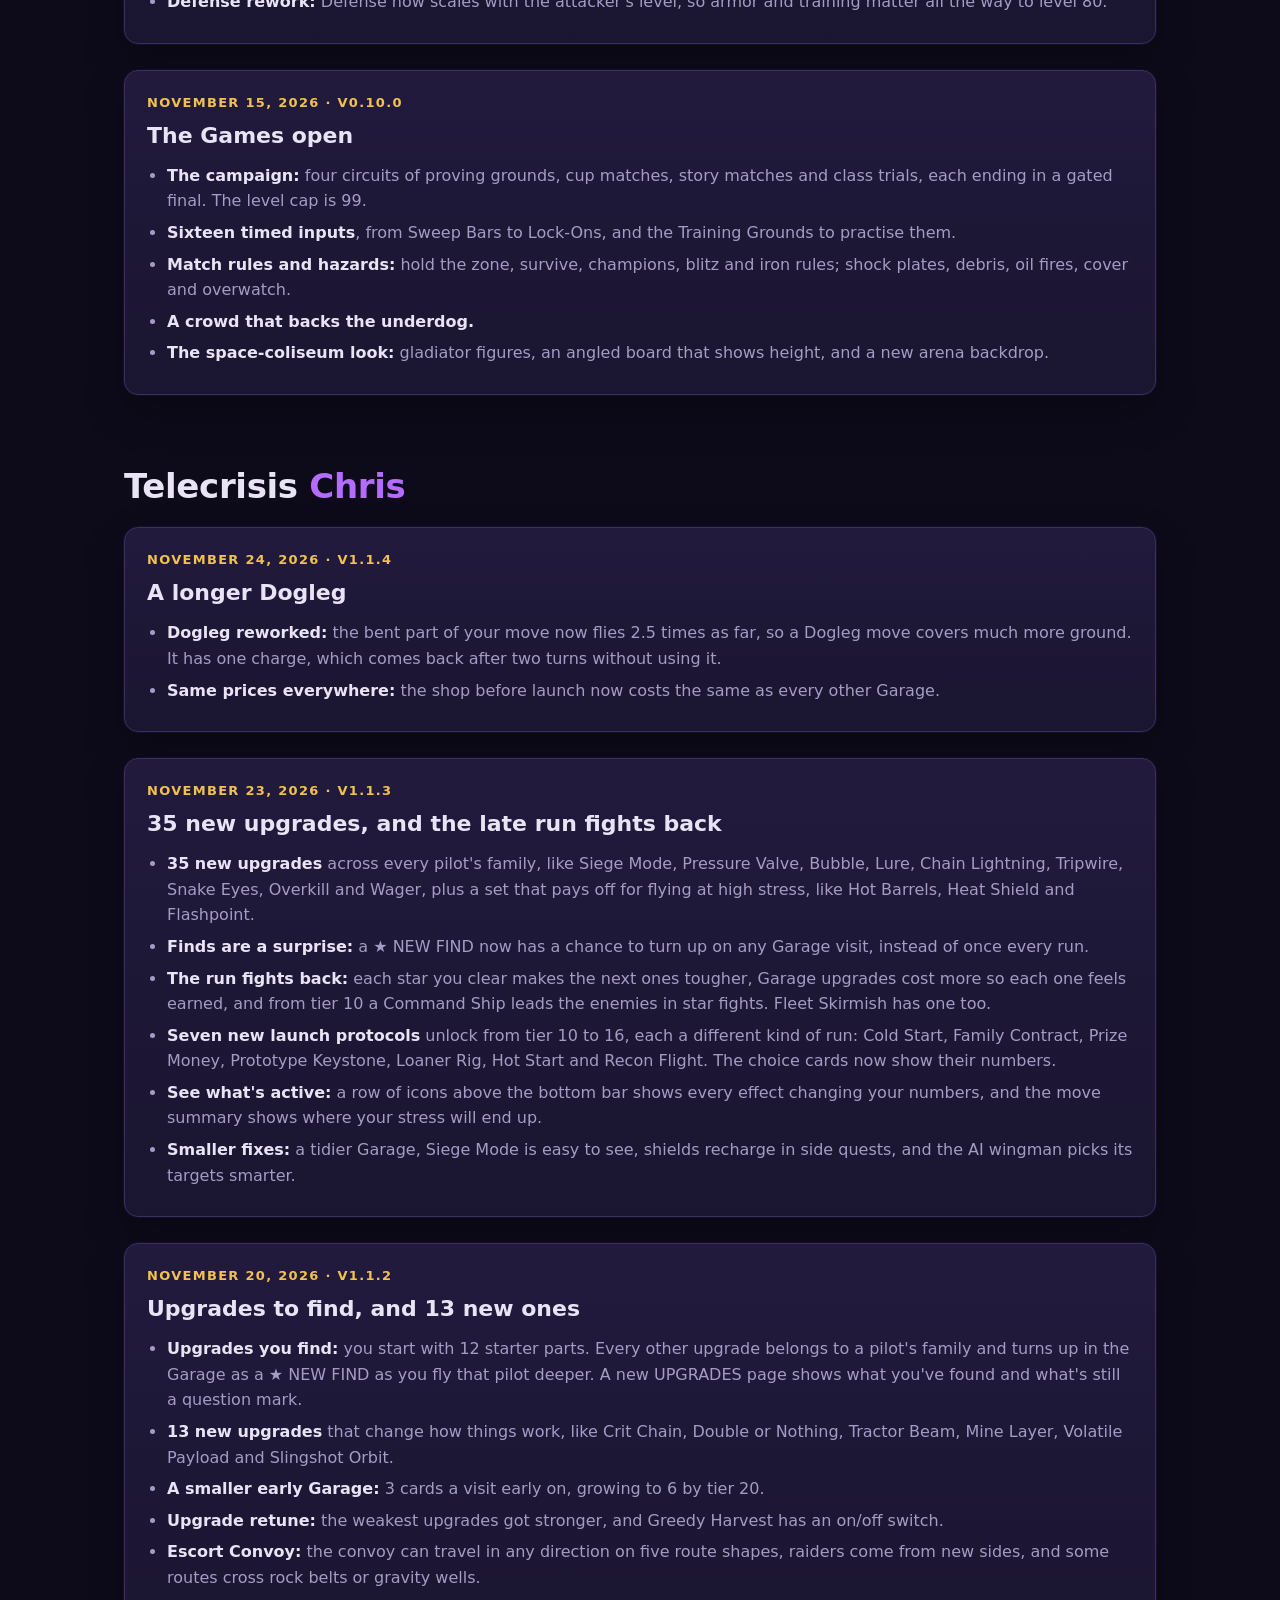
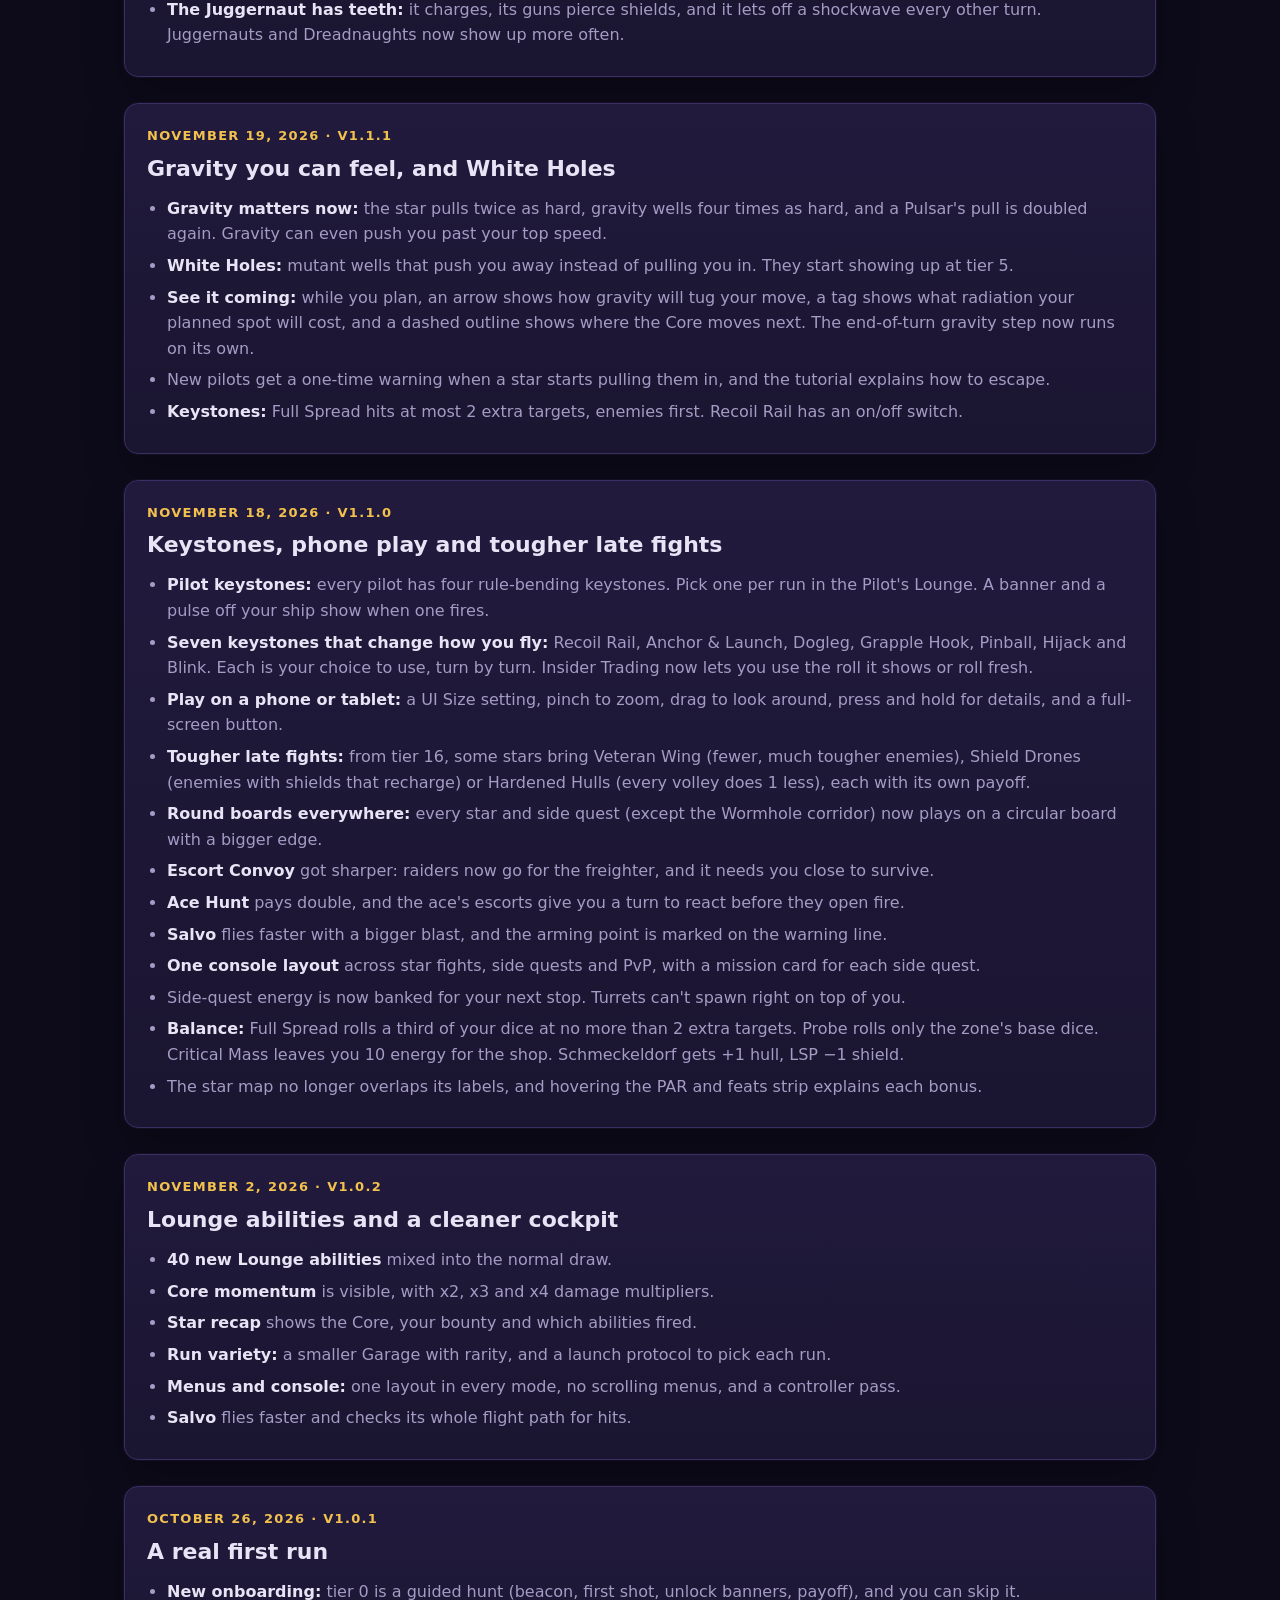
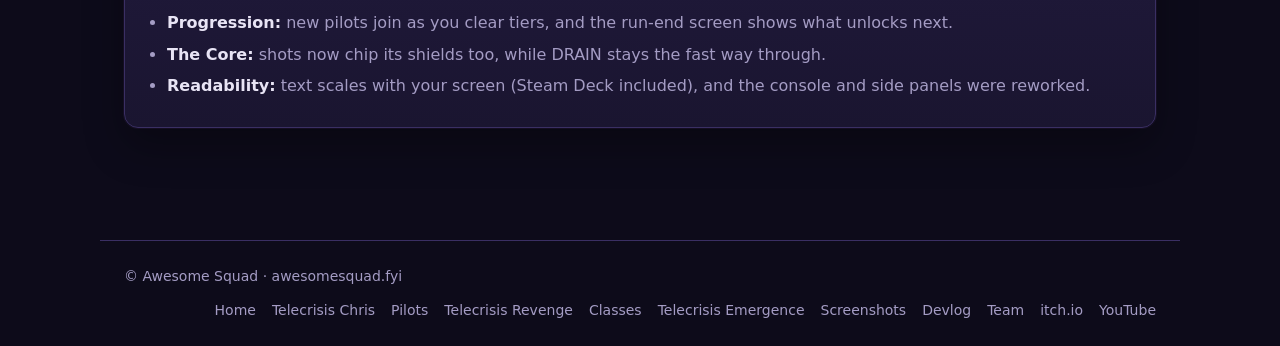
<file: devlog.html>
<!DOCTYPE html>
<html lang="en">
<head>
<meta charset="utf-8">
<meta name="viewport" content="width=device-width, initial-scale=1">
<title>Devlog · Awesome Squad</title>
<meta name="description" content="What&#x27;s new in Telecrisis Chris and Telecrisis Revenge, build by build.">
<meta property="og:title" content="Devlog · Awesome Squad">
<meta property="og:description" content="What&#x27;s new in Telecrisis Chris and Telecrisis Revenge, build by build.">
<meta property="og:image" content="https://awesomesquad.fyi/img/shots/star-yellow.jpg">
<meta property="og:type" content="website">
<meta name="twitter:card" content="summary_large_image">
<link rel="icon" type="image/png" href="favicon.png">
<link rel="stylesheet" href="style.css">
</head>
<body>
<div class="stars" aria-hidden="true"></div>
<header class="site-head"><div class="inner">
  <a class="brand" href="index.html"><img src="img/icon.png" alt="">Awesome <span>Squad</span></a>
  <nav><a href="index.html">Home</a><a href="chris.html">Telecrisis Chris</a><a href="pilots.html">Pilots</a><a href="revenge.html">Telecrisis Revenge</a><a href="classes.html">Classes</a><a href="emergence.html">Telecrisis Emergence</a><a href="gallery.html">Screenshots</a><a href="devlog.html" class=on>Devlog</a><a href="team.html">Team</a></nav>
</div></header>
<main>

<section>
  <div class="kicker">Awesome Squad</div>
  <h1><span>Devlog</span></h1>
  <p class="lead">What changed lately, newest first.</p>
  <div class="btns"><a class="btn" href="#emergence">Telecrisis Emergence</a><a class="btn" href="#revenge">Telecrisis Revenge</a><a class="btn" href="#chris">Telecrisis Chris</a></div>
</section>

<section id="emergence">
  <h2>Telecrisis <span>Emergence</span></h2>

  <article class="card post">
    <div class="date">November 28, 2026 · v0.20.24</div>
    <h3>Siege the star</h3>
    <ul>
      <li><strong>Star Siege takes centre stage:</strong> a crew of up to six storms a fortified outpost to take its star back.</li>
      <li><strong>Talk it out:</strong> the helm and the bridge see things nobody else does, and the crew wins or loses on calling them.</li>
      <li><strong>The star fights back:</strong> flares you can see coming, if someone's watching.</li>
      <li><strong>New heavies:</strong> a slow brute that grinds into anything it reaches, and a gunship that shells where you're headed.</li>
      <li><strong>Every gun counts:</strong> one opens the armour up, one hits what's open, one keeps the ship clear.</li>
      <li><strong>Know where you stand:</strong> clearer screens for every station, and a bar that shows how close the win is.</li>
    </ul>
    <div class="gallery"><figure><a href="img/shots/em-threats.jpg" data-cap="The star fights back"><img src="img/shots/em-threats-sm.jpg" alt="The star fights back" loading="lazy"></a><figcaption>The star fights back</figcaption></figure><figure><a href="img/shots/em-vents.jpg" data-cap="The captain calls the moment"><img src="img/shots/em-vents-sm.jpg" alt="The captain calls the moment" loading="lazy"></a><figcaption>The captain calls the moment</figcaption></figure><figure><a href="img/shots/em-plates.jpg" data-cap="Strip it, then hit it"><img src="img/shots/em-plates-sm.jpg" alt="Strip it, then hit it" loading="lazy"></a><figcaption>Strip it, then hit it</figcaption></figure></div>
  </article>

  <article class="card post">
    <div class="date">November 26, 2026 · v0.20.9</div>
    <h3>A crew, not a cockpit</h3>
    <ul>
      <li><strong>The captain and the bridge:</strong> the helm has a weapon only it can aim, and the bridge directs the battle, from what the crew shoots to keeping the ship in one piece.</li>
      <li><strong>Guns with a purpose:</strong> one gun cracks armour, one shuts things down, one keeps the small stuff off the ship.</li>
      <li><strong>Pilots who work with the ship:</strong> starfighters set up the big shots and bring their own tricks for their class.</li>
      <li><strong>Talk without talking:</strong> quick callouts so a crew online can work together without voice.</li>
      <li><strong>Every station counts:</strong> after each battle, see what your seat did for the crew.</li>
    </ul>
    <div class="gallery"><figure><a href="img/shots/em-lance.jpg" data-cap="The captain lines up the big shot"><img src="img/shots/em-lance-sm.jpg" alt="The captain lines up the big shot" loading="lazy"></a><figcaption>The captain lines up the big shot</figcaption></figure><figure><a href="img/shots/em-bridge.jpg" data-cap="The bridge directs the battle"><img src="img/shots/em-bridge-sm.jpg" alt="The bridge directs the battle" loading="lazy"></a><figcaption>The bridge directs the battle</figcaption></figure><figure><a href="img/shots/em-report.jpg" data-cap="Every station counts"><img src="img/shots/em-report-sm.jpg" alt="Every station counts" loading="lazy"></a><figcaption>Every station counts</figcaption></figure></div>
  </article>

  <article class="card post">
    <div class="date">November 26, 2026 · v0.20.1</div>
    <h3>Every seat has a job</h3>
    <ul>
      <li><strong>Find your place:</strong> a guided shakedown cruise teaches every station aboard, and each station explains itself the first time you take it.</li>
      <li><strong>The crew calls for help:</strong> when somewhere aboard needs a hand, everyone knows where to go.</li>
      <li><strong>New roles:</strong> the helm captains the ship and has a weapon of its own, the bridge directs the battle, and every gun has its specialty.</li>
      <li><strong>Choose your fighter:</strong> heavy, medium or light, and your pilot is still your pilot.</li>
      <li><strong>Read the battle:</strong> friend, foe and objective each look like what they are.</li>
    </ul>
  </article>

  <article class="card post">
    <div class="date">November 25, 2026 · v0.19.4</div>
    <h3>The outposts fight back</h3>
    <ul>
      <li><strong>Wingmen:</strong> crew who aren't needed aboard take fighters out with you, so a smaller crew still has escorts.</li>
      <li><strong>Teeth:</strong> the Federation's strongholds don't go down quietly anymore. Breaking one open takes the whole crew working together.</li>
      <li><strong>Up to six crew:</strong> every station on the ship, and every fighter in the bay, can be a friend.</li>
      <li><strong>Controllers:</strong> a familiar starfighter layout on gamepads, the whole ship playable from a pad, and fixes to rebinding.</li>
    </ul>
  </article>

  <article class="card post">
    <div class="date">November 25, 2026 · v0.17.0</div>
    <h3>Take back the stars</h3>
    <ul>
      <li><strong>Star siege:</strong> an early look at a bigger fight. The stars the free people once held are Federation strongholds now, and it takes the whole crew to break one open.</li>
      <li><strong>A crew of six:</strong> more fighters can launch, but every pilot who leaves the ship is one less pair of hands aboard. Set a course and go where you're needed most.</li>
      <li><strong>Momentum flying:</strong> every starfighter carries its momentum now, and how much the flight computer helps depends on the ship.</li>
      <li><strong>Smoother:</strong> steadier frame pacing, and menus that move one step per press on every controller.</li>
    </ul>
  </article>

  <article class="card post">
    <div class="date">November 24, 2026 · v0.13.0</div>
    <h3>All hands</h3>
    <ul>
      <li><strong>Fleet battle:</strong> an early look at crewing a ship far bigger than a starfighter. Take the helm, man a gun battery, run the bridge, or launch in your own fighter.</li>
      <li><strong>Crew together online:</strong> host or join friends, everyone takes a seat, and whoever isn't there is covered by the crew.</li>
      <li><strong>Built for the big controls:</strong> a yoke and pedals finally have a ship worth steering.</li>
    </ul>
  </article>

  <article class="card post">
    <div class="date">November 24, 2026 · v0.10.1</div>
    <h3>Pilots, ready</h3>
    <ul>
      <li><strong>Choose your pilot:</strong> four champions, each in their parent's starfighter, with its own handling and its own edge in a fight.</li>
      <li><strong>Star fight:</strong> an early look at a battle around a star, where gravity pulls you in and you'll have to find the right angle to strike.</li>
      <li><strong>Any controller, any ship:</strong> plug in whatever you fly with and pick whoever you like.</li>
    </ul>
  </article>

  <article class="card post">
    <div class="date">November 24, 2026 · v0.7.0</div>
    <h3>Into the cockpit</h3>
    <ul>
      <li><strong>First person:</strong> you now fly from a cockpit with its own instruments, inspired by the console from Telecrisis Chris.</li>
      <li><strong>The route:</strong> an early look at the path across the galaxy, with different kinds of missions along the way.</li>
      <li><strong>Sound and settings:</strong> engines, lasers and music, plus options to tune how flying feels.</li>
    </ul>
  </article>

  <article class="card post">
    <div class="date">November 23, 2026 · v0.4.0</div>
    <h3>Weapons hot</h3>
    <ul>
      <li><strong>First mission:</strong> an early look at the breakout from the Federation impound, with objectives to clear before you can jump away.</li>
      <li><strong>Combat:</strong> lasers that heat up, things to destroy, and Federation defenses that shoot back.</li>
      <li><strong>Menus:</strong> a title screen, pause menu and free-flight practice range.</li>
    </ul>
  </article>

  <article class="card post">
    <div class="date">November 23, 2026 · v0.1.0</div>
    <h3>Ignition</h3>
    <ul>
      <li><strong>The final chapter begins:</strong> work has started on Telecrisis Emergence, the last game of the trilogy, and this time you're in the cockpit.</li>
      <li><strong>First flight:</strong> a prototype flight range with early starfighters to get the feel of speed, boost and drift right.</li>
      <li><strong>Fly your way:</strong> early support for keyboard and mouse, gamepads, flight sticks and throttles, and yokes with rudder pedals.</li>
    </ul>
  </article>
</section>

<section id="revenge">
  <h2>Telecrisis <span>Revenge</span></h2>

  <article class="card post">
    <div class="date">November 26, 2026 · v0.16.2</div>
    <h3>Look from any side</h3>
    <ul>
      <li><strong>Turn the camera:</strong> press Z or C (or the turn buttons) to rotate the battlefield a quarter turn at a time and see past platforms, crates and pylons from any side. Tiles, fighters and highlights all turn with it. It changes only your view, never facing or flanking.</li>
      <li><strong>Playtest notes:</strong> the first circuit now plays start to finish, and the first voyage and the circuit 2 opener both landed. Feints were the input that took the most practice to read, which is exactly what the first-time practice screen is for.</li>
    </ul>
  </article>

  <article class="card post">
    <div class="date">November 24, 2026 · v0.16.1</div>
    <h3>Know what you're being asked</h3>
    <ul>
      <li><strong>Meet your rival:</strong> before the first match, Kass Vantor of the Vantor Academy turns up at the dock to size up your team. He spars with you so you can learn the attack bar and the guard (with parries) at your own pace, then promises to be waiting in every circuit.</li>
      <li><strong>Every new bar is explained:</strong> the first time an input comes up in a match (a new attack style, a feint, a delayed strike, a combo), the game pauses to show what it's asking and how each result is earned. You can try it as many times as you like, and the match only carries on when you press Continue. The aim is understanding, not twitch reflexes. You can turn this off in Options.</li>
      <li><strong>Always know where to go:</strong> an Up Next bar on the ship and the map shows the next match, where it is, and your circuit progress. The next planet is marked on the map, the victory screen offers a Next Match button, and winning a match moves you on instead of leaving you on the one you just won.</li>
    </ul>
  </article>

  <article class="card post">
    <div class="date">November 21, 2026 · v0.16.0</div>
    <h3>Into the black</h3>
    <ul>
      <li><strong>Space first:</strong> the coliseum is now the Crown Ring, an orbital arena station with broadcast screens and camera drones. Fights take place on deck plating among cargo crates, and the menus share Telecrisis Chris's colours, riveted panels and cockpit glass.</li>
      <li><strong>New look for the team:</strong> your fighters are frontier spacers in mismatched salvaged armour, some in visored helmets and some bare-faced. The Federation guard wear matching polished armour.</li>
      <li><strong>Hype replaces the crowd:</strong> every match is broadcast and viewers root for the underdog. Sponsors drop Medi-Gel when Hype fills, and two commentators call the action in the battle log.</li>
      <li><strong>The Long Shot:</strong> your team lives aboard its own ship. The first trip to each new circuit is a voyage with two stops (a drifting freighter, a distress beacon, a Federation checkpoint and more), and every choice spells out exactly what it costs and gives.</li>
      <li><strong>Recovered flight logs:</strong> dig the pilots' buried recordings out of the Federation's archives as you climb, and piece together what they found past the edge of the charts.</li>
      <li><strong>Station hazards:</strong> airlock blasts push rows of fighters sideways, hull breaches drag people toward holes in the deck, and solar flares punish anyone caught in the open. Every hazard is marked a round ahead.</li>
      <li><strong>Fixes:</strong> visible scroll bars, even-sized stat buttons, a clearer skill points label, and a shock plate legend.</li>
    </ul>
  </article>

  <article class="card post">
    <div class="date">November 20, 2026 · v0.15.0</div>
    <h3>Real training, and a Federation that learns</h3>
    <ul>
      <li><strong>New stats:</strong> Melee and Ranged Power, Melee and Ranged Defense, Instinct, Ferocity, Guard and Showmanship. Each unlocks perks at 6, 12 and 18 points, so stacking one stat means falling behind in others.</li>
      <li><strong>Your inputs decide the outcome:</strong> no stat, perk or item changes a timing bar or rolls dice over your result. Instinct now builds a Hot Streak from Criticals in a row, and defensive bonuses make your guards stronger instead of adding dodge chance.</li>
      <li><strong>Level cap 50:</strong> each circuit takes your team about 10 levels. Every 5 levels pick a feat (like Reckless or Pack Tactics) or a stat boost, at level 10 choose one of two specializations for your class, and at 30 it turns Elite. A new row of the skill tree opens each circuit.</li>
      <li><strong>New moves:</strong> charges, vaults, harpoon pulls, position swaps, line, cone and burst attacks, and crowd plays like Showboat and the Grand Finale.</li>
      <li><strong>Federation drills:</strong> as the circuits go on, enemies learn combos, delayed strikes and plated armor, and their squads start focusing fire, escorting and pincering. Every one is shown on the enemy's card and is the same every time, so you can learn it. No hidden difficulty boosts: later circuits ask more of your timing and tactics.</li>
      <li><strong>Steadier pacing:</strong> the four circuits take about the same time, the early walls are smoothed out, and a team left short by an entry rule faces fewer opponents.</li>
    </ul>
  </article>

  <article class="card post">
    <div class="date">November 19, 2026 · v0.14.0</div>
    <h3>Star maps, skill trees and eight new ways to hit</h3>
    <ul>
      <li><strong>A map of the circuits:</strong> each circuit is now a star system you travel around. Arena worlds hold the ladder, the seat of power holds the story match and final, and there are trial grounds, the pits for side bouts, Vantor Academy's outpost, and your home station. Each place has its own shop stock, local recruits, a veteran for hire, and conditions like low gravity, dust storms or a roaring crowd.</li>
      <li><strong>Off the map:</strong> every circuit hides a location you have to earn your way into, with contraband gear and a class you can't get anywhere else. Four in all.</li>
      <li><strong>Skill trees:</strong> fighters earn a skill point every level and spend it in their class's tree: three branches of new attacks and passives, each ending in a capstone, and a fighter can only take one. Two fighters of the same class can play nothing alike. Retrain at the home station.</li>
      <li><strong>Eight new attack inputs:</strong> Feint, Push Your Luck, Pendulum, Lead the Target, Dual Wield, Cook the Fuse, Tug of War and Path Trace, all in the Training Grounds.</li>
      <li><strong>Fairer counters:</strong> a perfect parry only hits back if your weapon can reach the attacker (or you've learned Deflect), and duo follow-ups need the partner in reach of the target.</li>
      <li><strong>A bigger board</strong> (16 by 10), so fights open with a bit of maneuvering instead of instant contact.</li>
      <li><strong>Fits your screen:</strong> 16:10 screens like the Steam Deck and ultrawide monitors now use the whole display, small text is bigger, and there's a Text size option. A <strong>Next match</strong> button jumps straight to your next fight.</li>
      <li><strong>38 achievements</strong> now, including finding the hidden places.</li>
    </ul>
  </article>

  <article class="card post">
    <div class="date">November 18, 2026 · v0.13.0</div>
    <h3>No two matches alike</h3>
    <ul>
      <li><strong>Choose your path:</strong> each circuit now opens three matches at a time and one more with every win. The final needs the story match and most of the ladder, not every bout.</li>
      <li><strong>Start patterns:</strong> head-on, switched ends, corner to corner, pincer, split team, broadside, and crossfire for the story fights. Every attempt rolls a new one, and the briefing map shows it.</li>
      <li><strong>Entry rules:</strong> lightweights only, no guns, one of each class, bring a tank and more, on optional matches and side bouts. Your whole roster and your gear choices matter now.</li>
      <li><strong>A side-bout board</strong> of three generated bouts per circuit, from 1v1 duels to full squads, redrawn after every match.</li>
      <li><strong>Smarter Federation:</strong> four difficulties. On Standard and Hard, enemies flank, gang up on the wounded, go for knockouts and fall back when hurt.</li>
      <li><strong>Bonus objectives and medals</strong> (win fast, nobody knocked out, no supplies and more), <strong>injuries</strong> that sit knocked-out fighters out for a match, and <strong>challenge modifiers</strong> that make every match harder for more credits and XP.</li>
      <li><strong>Vantor Academy,</strong> the Federation's own gladiator school, turns up twice a circuit with named fighters, a grudge and trophies to win.</li>
      <li><strong>35 achievements,</strong> ready for Steam.</li>
    </ul>
  </article>

  <article class="card post">
    <div class="date">November 17, 2026 · v0.12.0</div>
    <h3>The Games go pocket-sized</h3>
    <ul>
      <li><strong>Play on your phone:</strong> open the game in your phone's browser, turn it sideways, and it switches to a phone layout with bigger buttons and text. Add it to your home screen and it opens full screen like an app, updating itself when a new build is out.</li>
      <li><strong>Touch controls for every timed input:</strong> an on-screen pad appears only when a meter needs it: a direction pad, a big Tap / Hold / Mash button, and left and right buttons for Alternating Mash. Lock-On works like a trackpad: drag anywhere and the crosshair follows, so your finger never covers the target.</li>
      <li><strong>Timing that keeps up:</strong> every press is now judged at the moment your finger landed, not when the game got round to it. A new <strong>Timing check</strong> in Options has you tap along to a beat and adjusts for your screen's delay.</li>
      <li><strong>Battle on a small screen:</strong> Fighter / Info / Log tabs, tap any unit to inspect it, tap a tile twice to move, and tap any attack or supply to see what it does (and, if it's locked, why).</li>
      <li><strong>Finger scrolling</strong> for every list, the Team, Store and Records tabs as swipe strips, and option rows that grow to fit their text.</li>
    </ul>
  </article>

  <article class="card post">
    <div class="date">November 16, 2026 · v0.11.0</div>
    <h3>Engagement, dodging and a harder Federation</h3>
    <ul>
      <li><strong>Squaring up:</strong> fighters next to each other face off. An engaged fighter keeps facing its opponent, so its allies can be flanked, and walking away gives the opponent a parting strike. Light fighters slip away free.</li>
      <li><strong>Dodging by class:</strong> quick fighters dodge some hits, but never a Critical. Land one on a dodge and it's <strong>DODGE DENIED!</strong></li>
      <li><strong>Story / Standard / Hard</strong> enemy strength, a tougher baseline, and harder circuit finals and story matches, tuned with a campaign simulator.</li>
      <li><strong>Side bouts that matter:</strong> the ladder leaves you a few levels short of each final. Exhibitions and the Open Arena pay full XP and can drop gear and four new arena-only rare finds.</li>
      <li><strong>Gear:</strong> a Mk tier of gear for every circuit (77 pieces in all), rare finds from story matches and trials, selling, gear comparison in the store, and three new supplies.</li>
      <li><strong>No more misclicks:</strong> place your fighters before each match, see every attack's range, and confirm both the target and the risk choice. You can back out and get your energy back.</li>
      <li><strong>Defense rework:</strong> Defense now scales with the attacker's level, so armor and training matter all the way to level 80.</li>
    </ul>
  </article>

  <article class="card post">
    <div class="date">November 15, 2026 · v0.10.0</div>
    <h3>The Games open</h3>
    <ul>
      <li><strong>The campaign:</strong> four circuits of proving grounds, cup matches, story matches and class trials, each ending in a gated final. The level cap is 99.</li>
      <li><strong>Sixteen timed inputs</strong>, from Sweep Bars to Lock-Ons, and the Training Grounds to practise them.</li>
      <li><strong>Match rules and hazards:</strong> hold the zone, survive, champions, blitz and iron rules; shock plates, debris, oil fires, cover and overwatch.</li>
      <li><strong>A crowd that backs the underdog.</strong></li>
      <li><strong>The space-coliseum look:</strong> gladiator figures, an angled board that shows height, and a new arena backdrop.</li>
    </ul>
  </article>
</section>

<section id="chris">
  <h2>Telecrisis <span>Chris</span></h2>

  <article class="card post">
    <div class="date">November 24, 2026 · v1.1.4</div>
    <h3>A longer Dogleg</h3>
    <ul>
      <li><strong>Dogleg reworked:</strong> the bent part of your move now flies 2.5 times as far, so a Dogleg move covers much more ground. It has one charge, which comes back after two turns without using it.</li>
      <li><strong>Same prices everywhere:</strong> the shop before launch now costs the same as every other Garage.</li>
    </ul>
  </article>

  <article class="card post">
    <div class="date">November 23, 2026 · v1.1.3</div>
    <h3>35 new upgrades, and the late run fights back</h3>
    <ul>
      <li><strong>35 new upgrades</strong> across every pilot's family, like Siege Mode, Pressure Valve, Bubble, Lure, Chain Lightning, Tripwire, Snake Eyes, Overkill and Wager, plus a set that pays off for flying at high stress, like Hot Barrels, Heat Shield and Flashpoint.</li>
      <li><strong>Finds are a surprise:</strong> a ★ NEW FIND now has a chance to turn up on any Garage visit, instead of once every run.</li>
      <li><strong>The run fights back:</strong> each star you clear makes the next ones tougher, Garage upgrades cost more so each one feels earned, and from tier 10 a Command Ship leads the enemies in star fights. Fleet Skirmish has one too.</li>
      <li><strong>Seven new launch protocols</strong> unlock from tier 10 to 16, each a different kind of run: Cold Start, Family Contract, Prize Money, Prototype Keystone, Loaner Rig, Hot Start and Recon Flight. The choice cards now show their numbers.</li>
      <li><strong>See what's active:</strong> a row of icons above the bottom bar shows every effect changing your numbers, and the move summary shows where your stress will end up.</li>
      <li><strong>Smaller fixes:</strong> a tidier Garage, Siege Mode is easy to see, shields recharge in side quests, and the AI wingman picks its targets smarter.</li>
    </ul>
  </article>

  <article class="card post">
    <div class="date">November 20, 2026 · v1.1.2</div>
    <h3>Upgrades to find, and 13 new ones</h3>
    <ul>
      <li><strong>Upgrades you find:</strong> you start with 12 starter parts. Every other upgrade belongs to a pilot's family and turns up in the Garage as a ★ NEW FIND as you fly that pilot deeper. A new UPGRADES page shows what you've found and what's still a question mark.</li>
      <li><strong>13 new upgrades</strong> that change how things work, like Crit Chain, Double or Nothing, Tractor Beam, Mine Layer, Volatile Payload and Slingshot Orbit.</li>
      <li><strong>A smaller early Garage:</strong> 3 cards a visit early on, growing to 6 by tier 20.</li>
      <li><strong>Upgrade retune:</strong> the weakest upgrades got stronger, and Greedy Harvest has an on/off switch.</li>
      <li><strong>Escort Convoy:</strong> the convoy can travel in any direction on five route shapes, raiders come from new sides, and some routes cross rock belts or gravity wells.</li>
      <li><strong>The Juggernaut has teeth:</strong> it charges, its guns pierce shields, and it lets off a shockwave every other turn. Juggernauts and Dreadnaughts now show up more often.</li>
    </ul>
  </article>

  <article class="card post">
    <div class="date">November 19, 2026 · v1.1.1</div>
    <h3>Gravity you can feel, and White Holes</h3>
    <ul>
      <li><strong>Gravity matters now:</strong> the star pulls twice as hard, gravity wells four times as hard, and a Pulsar's pull is doubled again. Gravity can even push you past your top speed.</li>
      <li><strong>White Holes:</strong> mutant wells that push you away instead of pulling you in. They start showing up at tier 5.</li>
      <li><strong>See it coming:</strong> while you plan, an arrow shows how gravity will tug your move, a tag shows what radiation your planned spot will cost, and a dashed outline shows where the Core moves next. The end-of-turn gravity step now runs on its own.</li>
      <li>New pilots get a one-time warning when a star starts pulling them in, and the tutorial explains how to escape.</li>
      <li><strong>Keystones:</strong> Full Spread hits at most 2 extra targets, enemies first. Recoil Rail has an on/off switch.</li>
    </ul>
  </article>

  <article class="card post">
    <div class="date">November 18, 2026 · v1.1.0</div>
    <h3>Keystones, phone play and tougher late fights</h3>
    <ul>
      <li><strong>Pilot keystones:</strong> every pilot has four rule-bending keystones. Pick one per run in the Pilot's Lounge. A banner and a pulse off your ship show when one fires.</li>
      <li><strong>Seven keystones that change how you fly:</strong> Recoil Rail, Anchor &amp; Launch, Dogleg, Grapple Hook, Pinball, Hijack and Blink. Each is your choice to use, turn by turn. Insider Trading now lets you use the roll it shows or roll fresh.</li>
      <li><strong>Play on a phone or tablet:</strong> a UI Size setting, pinch to zoom, drag to look around, press and hold for details, and a full-screen button.</li>
      <li><strong>Tougher late fights:</strong> from tier 16, some stars bring Veteran Wing (fewer, much tougher enemies), Shield Drones (enemies with shields that recharge) or Hardened Hulls (every volley does 1 less), each with its own payoff.</li>
      <li><strong>Round boards everywhere:</strong> every star and side quest (except the Wormhole corridor) now plays on a circular board with a bigger edge.</li>
      <li><strong>Escort Convoy</strong> got sharper: raiders now go for the freighter, and it needs you close to survive.</li>
      <li><strong>Ace Hunt</strong> pays double, and the ace's escorts give you a turn to react before they open fire.</li>
      <li><strong>Salvo</strong> flies faster with a bigger blast, and the arming point is marked on the warning line.</li>
      <li><strong>One console layout</strong> across star fights, side quests and PvP, with a mission card for each side quest.</li>
      <li>Side-quest energy is now banked for your next stop. Turrets can't spawn right on top of you.</li>
      <li><strong>Balance:</strong> Full Spread rolls a third of your dice at no more than 2 extra targets. Probe rolls only the zone's base dice. Critical Mass leaves you 10 energy for the shop. Schmeckeldorf gets +1 hull, LSP −1 shield.</li>
      <li>The star map no longer overlaps its labels, and hovering the PAR and feats strip explains each bonus.</li>
    </ul>
  </article>

  <article class="card post">
    <div class="date">November 2, 2026 · v1.0.2</div>
    <h3>Lounge abilities and a cleaner cockpit</h3>
    <ul>
      <li><strong>40 new Lounge abilities</strong> mixed into the normal draw.</li>
      <li><strong>Core momentum</strong> is visible, with x2, x3 and x4 damage multipliers.</li>
      <li><strong>Star recap</strong> shows the Core, your bounty and which abilities fired.</li>
      <li><strong>Run variety:</strong> a smaller Garage with rarity, and a launch protocol to pick each run.</li>
      <li><strong>Menus and console:</strong> one layout in every mode, no scrolling menus, and a controller pass.</li>
      <li><strong>Salvo</strong> flies faster and checks its whole flight path for hits.</li>
    </ul>
  </article>

  <article class="card post">
    <div class="date">October 26, 2026 · v1.0.1</div>
    <h3>A real first run</h3>
    <ul>
      <li><strong>New onboarding:</strong> tier 0 is a guided hunt (beacon, first shot, unlock banners, payoff), and you can skip it.</li>
      <li><strong>Progression:</strong> new pilots join as you clear tiers, and the run-end screen shows what unlocks next.</li>
      <li><strong>The Core:</strong> shots now chip its shields too, while DRAIN stays the fast way through.</li>
      <li><strong>Readability:</strong> text scales with your screen (Steam Deck included), and the console and side panels were reworked.</li>
    </ul>
  </article>
</section>

</main>
<footer class="site-foot">
  <span>© Awesome Squad · awesomesquad.fyi</span>
  <span class="links"><a href="index.html">Home</a><a href="chris.html">Telecrisis Chris</a><a href="pilots.html">Pilots</a><a href="revenge.html">Telecrisis Revenge</a><a href="classes.html">Classes</a><a href="emergence.html">Telecrisis Emergence</a><a href="gallery.html">Screenshots</a><a href="devlog.html" class=on>Devlog</a><a href="team.html">Team</a><a href="https://tsavagegames.itch.io/telecrisis-chris" target="_blank" rel="noopener">itch.io</a><a href="https://www.youtube.com/@SAVAGE-GAMES-LLC" target="_blank" rel="noopener">YouTube</a></span>
</footer>

</body>
</html>
</file>
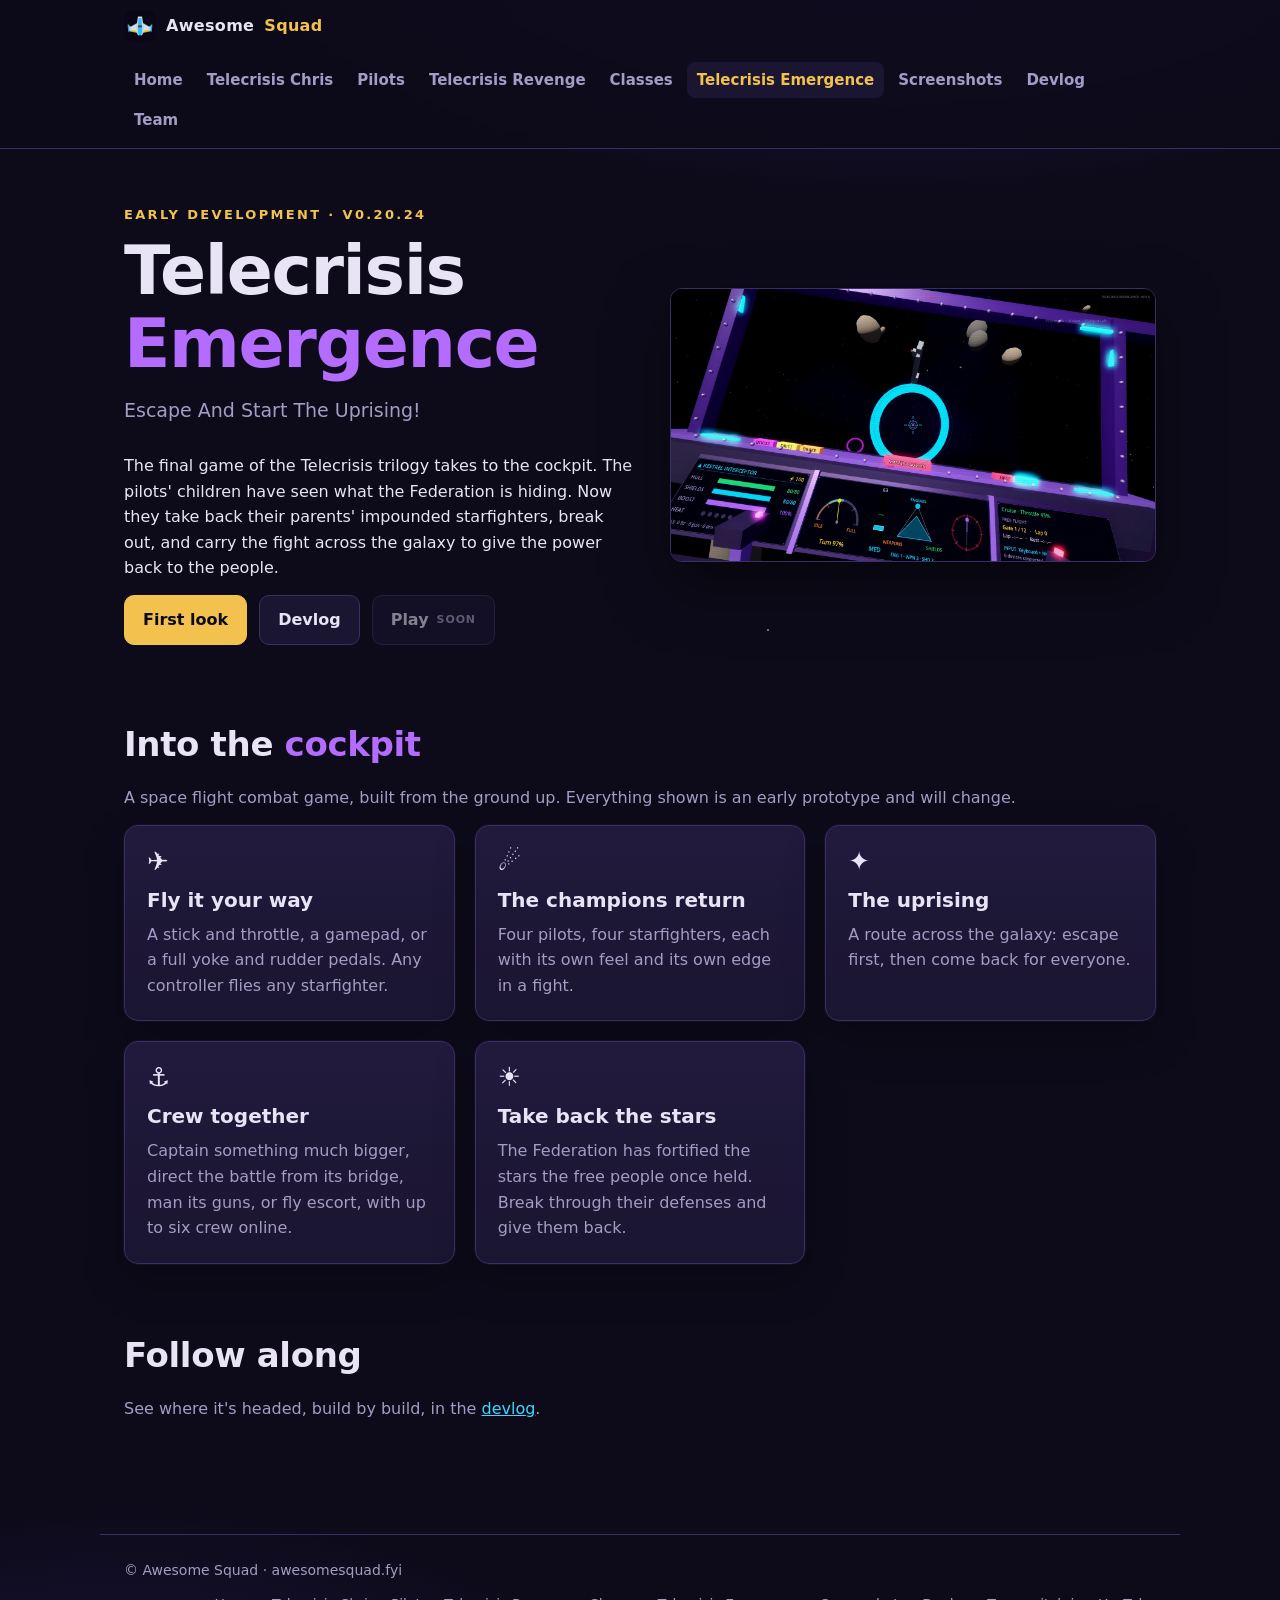
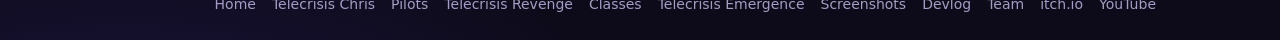
<file: emergence.html>
<!DOCTYPE html>
<html lang="en">
<head>
<meta charset="utf-8">
<meta name="viewport" content="width=device-width, initial-scale=1">
<title>Telecrisis Emergence · Awesome Squad</title>
<meta name="description" content="Telecrisis Emergence is the final Telecrisis game: a space flight combat game. Escape in your parents&#x27; impounded starfighters and start the uprising.">
<meta property="og:title" content="Telecrisis Emergence · Awesome Squad">
<meta property="og:description" content="Telecrisis Emergence is the final Telecrisis game: a space flight combat game. Escape in your parents&#x27; impounded starfighters and start the uprising.">
<meta property="og:image" content="https://awesomesquad.fyi/img/shots/em-cockpit.jpg">
<meta property="og:type" content="website">
<meta name="twitter:card" content="summary_large_image">
<link rel="icon" type="image/png" href="favicon.png">
<link rel="stylesheet" href="style.css">
</head>
<body>
<div class="stars" aria-hidden="true"></div>
<header class="site-head"><div class="inner">
  <a class="brand" href="index.html"><img src="img/icon.png" alt="">Awesome <span>Squad</span></a>
  <nav><a href="index.html">Home</a><a href="chris.html">Telecrisis Chris</a><a href="pilots.html">Pilots</a><a href="revenge.html">Telecrisis Revenge</a><a href="classes.html">Classes</a><a href="emergence.html" class=on>Telecrisis Emergence</a><a href="gallery.html">Screenshots</a><a href="devlog.html">Devlog</a><a href="team.html">Team</a></nav>
</div></header>
<main>
<section class="hero">
  <div>
    <div class="kicker">Early development · v0.20.24</div>
    <h1>Telecrisis <span>Emergence</span></h1>
    <p class="lead">Escape And Start The Uprising!</p>
    <p>The final game of the Telecrisis trilogy takes to the cockpit. The pilots' children have seen what the Federation is hiding. Now they take back their parents' impounded starfighters, break out, and carry the fight across the galaxy to give the power back to the people.</p>
    <div class="btns"><a class="btn primary" href="gallery.html#emergence">First look</a><a class="btn" href="devlog.html#emergence">Devlog</a><span class="btn off" title="Coming soon">Play <span class="soon">soon</span></span></div>
  </div>
  <a href="gallery.html#emergence"><img class="shot" src="img/shots/em-cockpit.jpg" alt="The cockpit, early prototype"></a>
</section>
<section>
  <h2>Into the <span>cockpit</span></h2>
  <p class="muted">A space flight combat game, built from the ground up. Everything shown is an early prototype and will change.</p>
  <div class="grid">
    <div class="card"><span class="icon">✈</span><h3>Fly it your way</h3><p>A stick and throttle, a gamepad, or a full yoke and rudder pedals. Any controller flies any starfighter.</p></div>
    <div class="card"><span class="icon">☄</span><h3>The champions return</h3><p>Four pilots, four starfighters, each with its own feel and its own edge in a fight.</p></div>
    <div class="card"><span class="icon">✦</span><h3>The uprising</h3><p>A route across the galaxy: escape first, then come back for everyone.</p></div>
    <div class="card"><span class="icon">⚓</span><h3>Crew together</h3><p>Captain something much bigger, direct the battle from its bridge, man its guns, or fly escort, with up to six crew online.</p></div>
    <div class="card"><span class="icon">☀</span><h3>Take back the stars</h3><p>The Federation has fortified the stars the free people once held. Break through their defenses and give them back.</p></div>
  </div>
</section>
<section>
  <h2>Follow along</h2>
  <p class="muted">See where it's headed, build by build, in the <a href="devlog.html#emergence">devlog</a>.</p>
</section>

</main>
<footer class="site-foot">
  <span>© Awesome Squad · awesomesquad.fyi</span>
  <span class="links"><a href="index.html">Home</a><a href="chris.html">Telecrisis Chris</a><a href="pilots.html">Pilots</a><a href="revenge.html">Telecrisis Revenge</a><a href="classes.html">Classes</a><a href="emergence.html" class=on>Telecrisis Emergence</a><a href="gallery.html">Screenshots</a><a href="devlog.html">Devlog</a><a href="team.html">Team</a><a href="https://tsavagegames.itch.io/telecrisis-chris" target="_blank" rel="noopener">itch.io</a><a href="https://www.youtube.com/@SAVAGE-GAMES-LLC" target="_blank" rel="noopener">YouTube</a></span>
</footer>

</body>
</html>
</file>
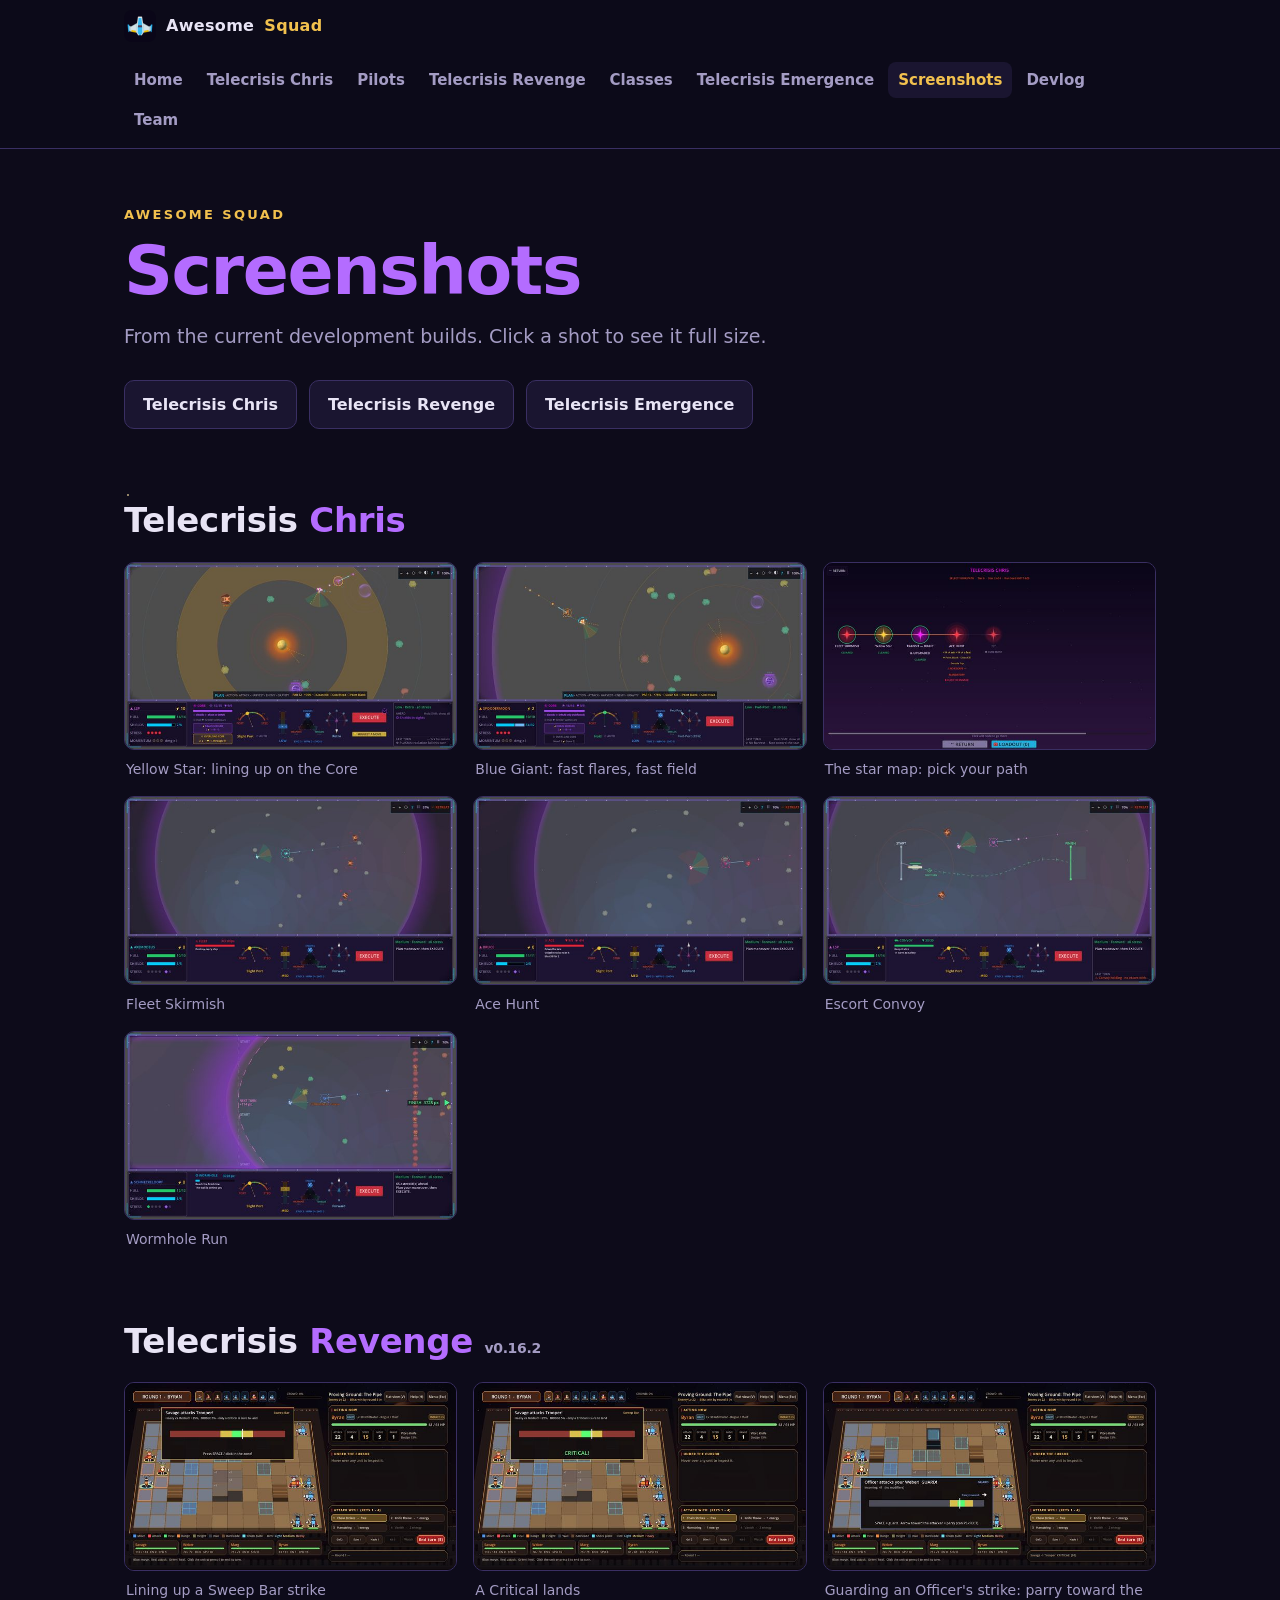
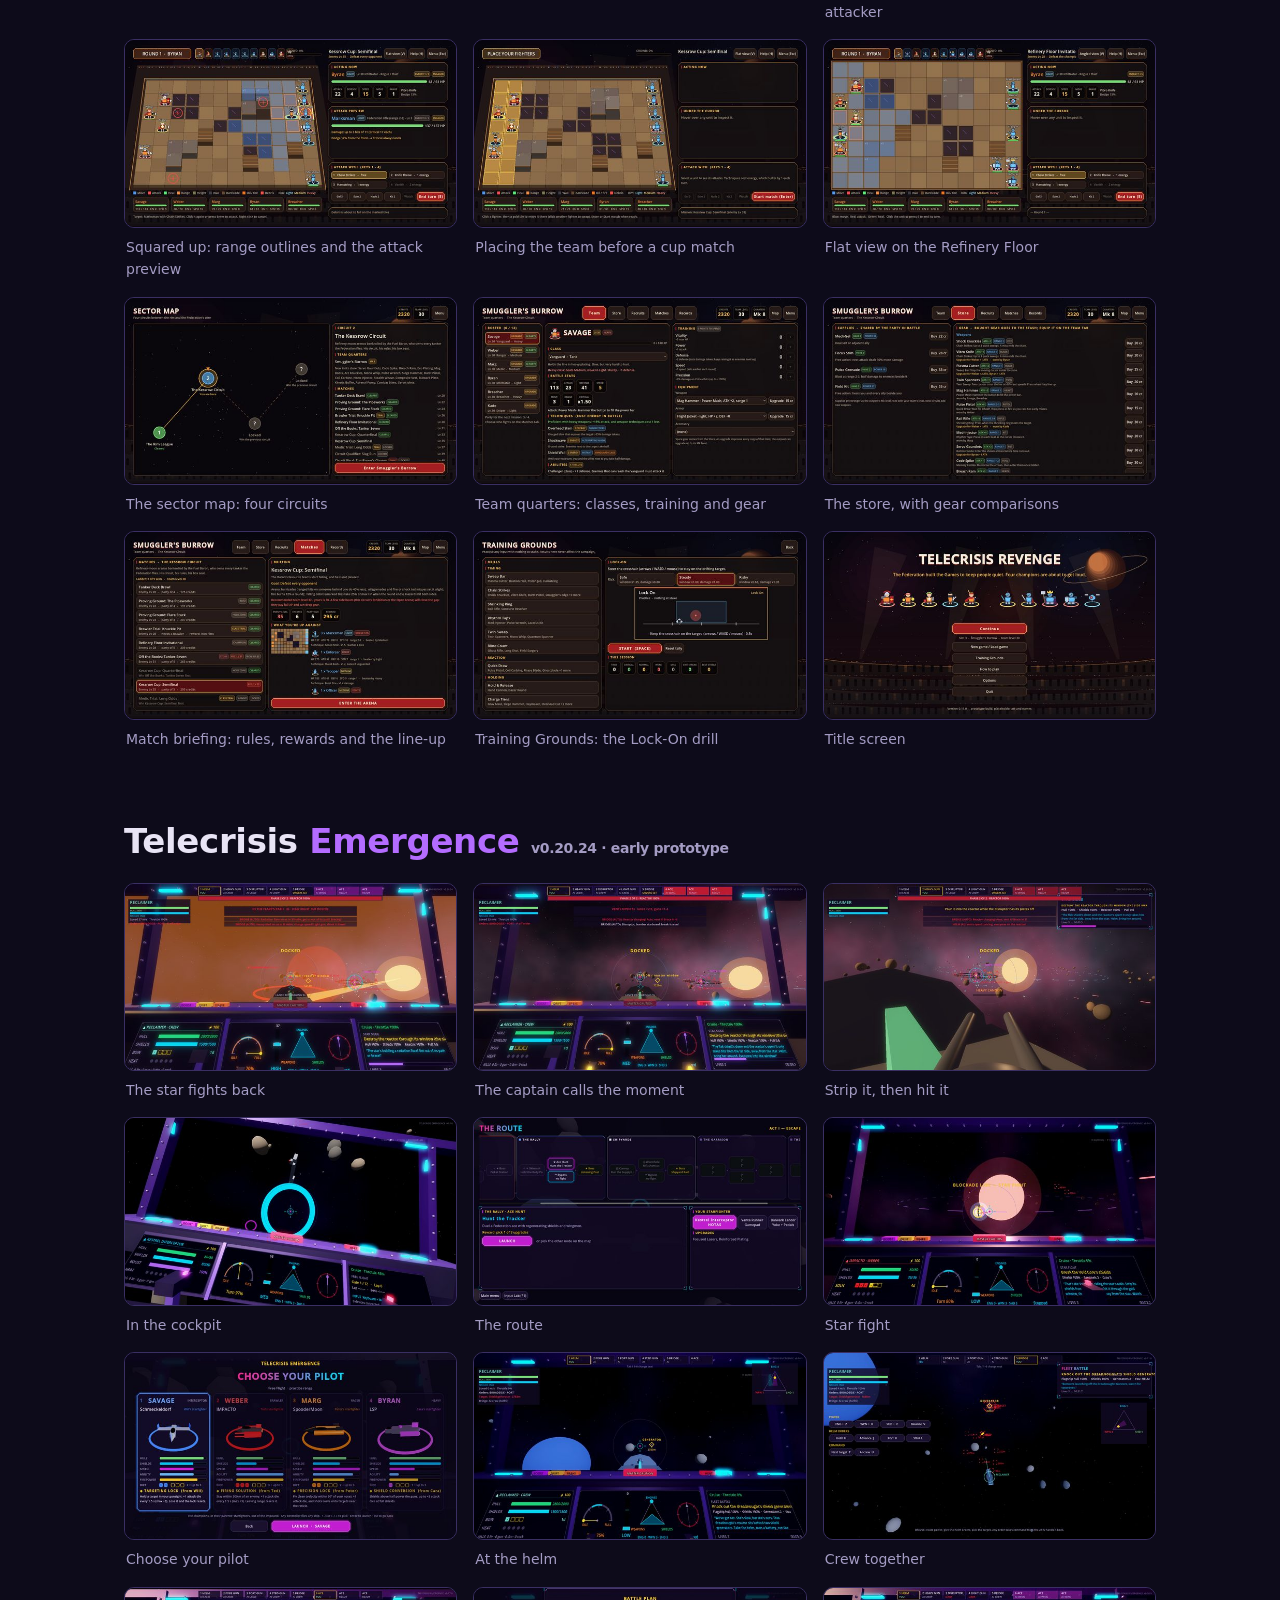
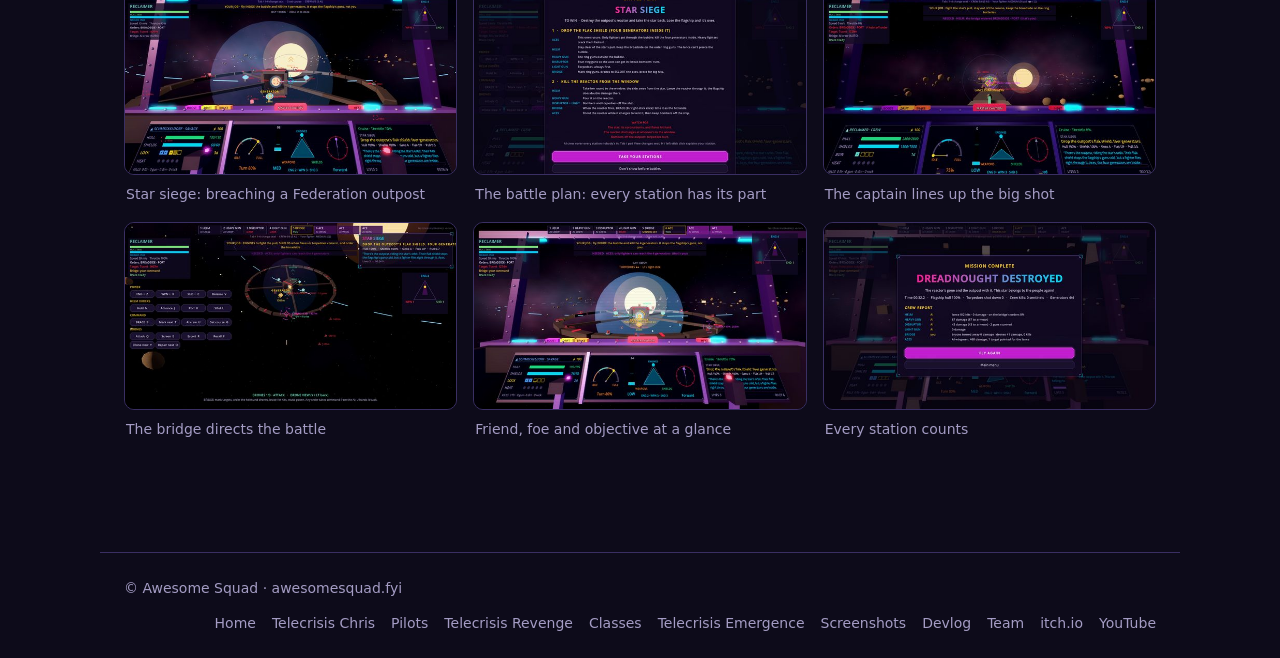
<file: gallery.html>
<!DOCTYPE html>
<html lang="en">
<head>
<meta charset="utf-8">
<meta name="viewport" content="width=device-width, initial-scale=1">
<title>Screenshots · Awesome Squad</title>
<meta name="description" content="Screenshots of the Telecrisis games: Telecrisis Chris star fights and side quests, Telecrisis Revenge arena matches and the team quarters.">
<meta property="og:title" content="Screenshots · Awesome Squad">
<meta property="og:description" content="Screenshots of the Telecrisis games: Telecrisis Chris star fights and side quests, Telecrisis Revenge arena matches and the team quarters.">
<meta property="og:image" content="https://awesomesquad.fyi/img/shots/star-yellow.jpg">
<meta property="og:type" content="website">
<meta name="twitter:card" content="summary_large_image">
<link rel="icon" type="image/png" href="favicon.png">
<link rel="stylesheet" href="style.css">
</head>
<body>
<div class="stars" aria-hidden="true"></div>
<header class="site-head"><div class="inner">
  <a class="brand" href="index.html"><img src="img/icon.png" alt="">Awesome <span>Squad</span></a>
  <nav><a href="index.html">Home</a><a href="chris.html">Telecrisis Chris</a><a href="pilots.html">Pilots</a><a href="revenge.html">Telecrisis Revenge</a><a href="classes.html">Classes</a><a href="emergence.html">Telecrisis Emergence</a><a href="gallery.html" class=on>Screenshots</a><a href="devlog.html">Devlog</a><a href="team.html">Team</a></nav>
</div></header>
<main>

<section>
  <div class="kicker">Awesome Squad</div>
  <h1><span>Screenshots</span></h1>
  <p class="lead">From the current development builds. Click a shot to see it full size.</p>
  <div class="btns"><a class="btn" href="#chris">Telecrisis Chris</a><a class="btn" href="#revenge">Telecrisis Revenge</a><a class="btn" href="#emergence">Telecrisis Emergence</a></div>
</section>
<section id="chris">
  <h2>Telecrisis <span>Chris</span></h2>
  <div class="gallery"><figure><a href="img/shots/star-yellow.jpg" data-cap="Yellow Star: lining up on the Core"><img src="img/shots/star-yellow-sm.jpg" alt="Yellow Star: lining up on the Core" loading="lazy"></a><figcaption>Yellow Star: lining up on the Core</figcaption></figure><figure><a href="img/shots/star-blue.jpg" data-cap="Blue Giant: fast flares, fast field"><img src="img/shots/star-blue-sm.jpg" alt="Blue Giant: fast flares, fast field" loading="lazy"></a><figcaption>Blue Giant: fast flares, fast field</figcaption></figure><figure><a href="img/shots/star-map.jpg" data-cap="The star map: pick your path"><img src="img/shots/star-map-sm.jpg" alt="The star map: pick your path" loading="lazy"></a><figcaption>The star map: pick your path</figcaption></figure><figure><a href="img/shots/fleet.jpg" data-cap="Fleet Skirmish"><img src="img/shots/fleet-sm.jpg" alt="Fleet Skirmish" loading="lazy"></a><figcaption>Fleet Skirmish</figcaption></figure><figure><a href="img/shots/ace.jpg" data-cap="Ace Hunt"><img src="img/shots/ace-sm.jpg" alt="Ace Hunt" loading="lazy"></a><figcaption>Ace Hunt</figcaption></figure><figure><a href="img/shots/convoy.jpg" data-cap="Escort Convoy"><img src="img/shots/convoy-sm.jpg" alt="Escort Convoy" loading="lazy"></a><figcaption>Escort Convoy</figcaption></figure><figure><a href="img/shots/wormhole.jpg" data-cap="Wormhole Run"><img src="img/shots/wormhole-sm.jpg" alt="Wormhole Run" loading="lazy"></a><figcaption>Wormhole Run</figcaption></figure></div>
</section>
<section id="revenge">
  <h2>Telecrisis <span>Revenge</span> <span class="small muted">v0.16.2</span></h2>
  <div class="gallery"><figure><a href="img/shots/rv-attack.jpg" data-cap="Lining up a Sweep Bar strike"><img src="img/shots/rv-attack-sm.jpg" alt="Lining up a Sweep Bar strike" loading="lazy"></a><figcaption>Lining up a Sweep Bar strike</figcaption></figure><figure><a href="img/shots/rv-crit.jpg" data-cap="A Critical lands"><img src="img/shots/rv-crit-sm.jpg" alt="A Critical lands" loading="lazy"></a><figcaption>A Critical lands</figcaption></figure><figure><a href="img/shots/rv-guard.jpg" data-cap="Guarding an Officer&#x27;s strike: parry toward the attacker"><img src="img/shots/rv-guard-sm.jpg" alt="Guarding an Officer&#x27;s strike: parry toward the attacker" loading="lazy"></a><figcaption>Guarding an Officer&#x27;s strike: parry toward the attacker</figcaption></figure><figure><a href="img/shots/rv-battle.jpg" data-cap="Squared up: range outlines and the attack preview"><img src="img/shots/rv-battle-sm.jpg" alt="Squared up: range outlines and the attack preview" loading="lazy"></a><figcaption>Squared up: range outlines and the attack preview</figcaption></figure><figure><a href="img/shots/rv-placement.jpg" data-cap="Placing the team before a cup match"><img src="img/shots/rv-placement-sm.jpg" alt="Placing the team before a cup match" loading="lazy"></a><figcaption>Placing the team before a cup match</figcaption></figure><figure><a href="img/shots/rv-flat.jpg" data-cap="Flat view on the Refinery Floor"><img src="img/shots/rv-flat-sm.jpg" alt="Flat view on the Refinery Floor" loading="lazy"></a><figcaption>Flat view on the Refinery Floor</figcaption></figure><figure><a href="img/shots/rv-map.jpg" data-cap="The sector map: four circuits"><img src="img/shots/rv-map-sm.jpg" alt="The sector map: four circuits" loading="lazy"></a><figcaption>The sector map: four circuits</figcaption></figure><figure><a href="img/shots/rv-quarters.jpg" data-cap="Team quarters: classes, training and gear"><img src="img/shots/rv-quarters-sm.jpg" alt="Team quarters: classes, training and gear" loading="lazy"></a><figcaption>Team quarters: classes, training and gear</figcaption></figure><figure><a href="img/shots/rv-store.jpg" data-cap="The store, with gear comparisons"><img src="img/shots/rv-store-sm.jpg" alt="The store, with gear comparisons" loading="lazy"></a><figcaption>The store, with gear comparisons</figcaption></figure><figure><a href="img/shots/rv-briefing.jpg" data-cap="Match briefing: rules, rewards and the line-up"><img src="img/shots/rv-briefing-sm.jpg" alt="Match briefing: rules, rewards and the line-up" loading="lazy"></a><figcaption>Match briefing: rules, rewards and the line-up</figcaption></figure><figure><a href="img/shots/rv-training.jpg" data-cap="Training Grounds: the Lock-On drill"><img src="img/shots/rv-training-sm.jpg" alt="Training Grounds: the Lock-On drill" loading="lazy"></a><figcaption>Training Grounds: the Lock-On drill</figcaption></figure><figure><a href="img/shots/rv-title.jpg" data-cap="Title screen"><img src="img/shots/rv-title-sm.jpg" alt="Title screen" loading="lazy"></a><figcaption>Title screen</figcaption></figure></div>
</section>
<section id="emergence">
  <h2>Telecrisis <span>Emergence</span> <span class="small muted">v0.20.24 · early prototype</span></h2>
  <div class="gallery"><figure><a href="img/shots/em-threats.jpg" data-cap="The star fights back"><img src="img/shots/em-threats-sm.jpg" alt="The star fights back" loading="lazy"></a><figcaption>The star fights back</figcaption></figure><figure><a href="img/shots/em-vents.jpg" data-cap="The captain calls the moment"><img src="img/shots/em-vents-sm.jpg" alt="The captain calls the moment" loading="lazy"></a><figcaption>The captain calls the moment</figcaption></figure><figure><a href="img/shots/em-plates.jpg" data-cap="Strip it, then hit it"><img src="img/shots/em-plates-sm.jpg" alt="Strip it, then hit it" loading="lazy"></a><figcaption>Strip it, then hit it</figcaption></figure><figure><a href="img/shots/em-cockpit.jpg" data-cap="In the cockpit"><img src="img/shots/em-cockpit-sm.jpg" alt="In the cockpit" loading="lazy"></a><figcaption>In the cockpit</figcaption></figure><figure><a href="img/shots/em-route.jpg" data-cap="The route"><img src="img/shots/em-route-sm.jpg" alt="The route" loading="lazy"></a><figcaption>The route</figcaption></figure><figure><a href="img/shots/em-starfight.jpg" data-cap="Star fight"><img src="img/shots/em-starfight-sm.jpg" alt="Star fight" loading="lazy"></a><figcaption>Star fight</figcaption></figure><figure><a href="img/shots/em-pilots.jpg" data-cap="Choose your pilot"><img src="img/shots/em-pilots-sm.jpg" alt="Choose your pilot" loading="lazy"></a><figcaption>Choose your pilot</figcaption></figure><figure><a href="img/shots/em-helm.jpg" data-cap="At the helm"><img src="img/shots/em-helm-sm.jpg" alt="At the helm" loading="lazy"></a><figcaption>At the helm</figcaption></figure><figure><a href="img/shots/em-crew.jpg" data-cap="Crew together"><img src="img/shots/em-crew-sm.jpg" alt="Crew together" loading="lazy"></a><figcaption>Crew together</figcaption></figure><figure><a href="img/shots/em-siege.jpg" data-cap="Star siege: breaching a Federation outpost"><img src="img/shots/em-siege-sm.jpg" alt="Star siege: breaching a Federation outpost" loading="lazy"></a><figcaption>Star siege: breaching a Federation outpost</figcaption></figure><figure><a href="img/shots/em-plan.jpg" data-cap="The battle plan: every station has its part"><img src="img/shots/em-plan-sm.jpg" alt="The battle plan: every station has its part" loading="lazy"></a><figcaption>The battle plan: every station has its part</figcaption></figure><figure><a href="img/shots/em-lance.jpg" data-cap="The captain lines up the big shot"><img src="img/shots/em-lance-sm.jpg" alt="The captain lines up the big shot" loading="lazy"></a><figcaption>The captain lines up the big shot</figcaption></figure><figure><a href="img/shots/em-bridge.jpg" data-cap="The bridge directs the battle"><img src="img/shots/em-bridge-sm.jpg" alt="The bridge directs the battle" loading="lazy"></a><figcaption>The bridge directs the battle</figcaption></figure><figure><a href="img/shots/em-read.jpg" data-cap="Friend, foe and objective at a glance"><img src="img/shots/em-read-sm.jpg" alt="Friend, foe and objective at a glance" loading="lazy"></a><figcaption>Friend, foe and objective at a glance</figcaption></figure><figure><a href="img/shots/em-report.jpg" data-cap="Every station counts"><img src="img/shots/em-report-sm.jpg" alt="Every station counts" loading="lazy"></a><figcaption>Every station counts</figcaption></figure></div>
</section>

</main>
<footer class="site-foot">
  <span>© Awesome Squad · awesomesquad.fyi</span>
  <span class="links"><a href="index.html">Home</a><a href="chris.html">Telecrisis Chris</a><a href="pilots.html">Pilots</a><a href="revenge.html">Telecrisis Revenge</a><a href="classes.html">Classes</a><a href="emergence.html">Telecrisis Emergence</a><a href="gallery.html" class=on>Screenshots</a><a href="devlog.html">Devlog</a><a href="team.html">Team</a><a href="https://tsavagegames.itch.io/telecrisis-chris" target="_blank" rel="noopener">itch.io</a><a href="https://www.youtube.com/@SAVAGE-GAMES-LLC" target="_blank" rel="noopener">YouTube</a></span>
</footer>
<div class="lightbox" id="lb" role="dialog" aria-modal="true"><button aria-label="Close">✕</button><img alt=""><p></p></div>
<script>
const lb=document.getElementById('lb'),li=lb.querySelector('img'),lp=lb.querySelector('p');
const items=[...document.querySelectorAll('.gallery a')];let cur=0;
function show(i){cur=(i+items.length)%items.length;li.src=items[cur].href;lp.textContent=items[cur].dataset.cap;lb.classList.add('open');}
items.forEach((a,i)=>a.addEventListener('click',e=>{e.preventDefault();show(i);}));
lb.addEventListener('click',e=>{if(e.target!==li)lb.classList.remove('open');});
document.addEventListener('keydown',e=>{if(!lb.classList.contains('open'))return;
 if(e.key==='Escape')lb.classList.remove('open');if(e.key==='ArrowRight')show(cur+1);if(e.key==='ArrowLeft')show(cur-1);});
</script>
</body>
</html>
</file>
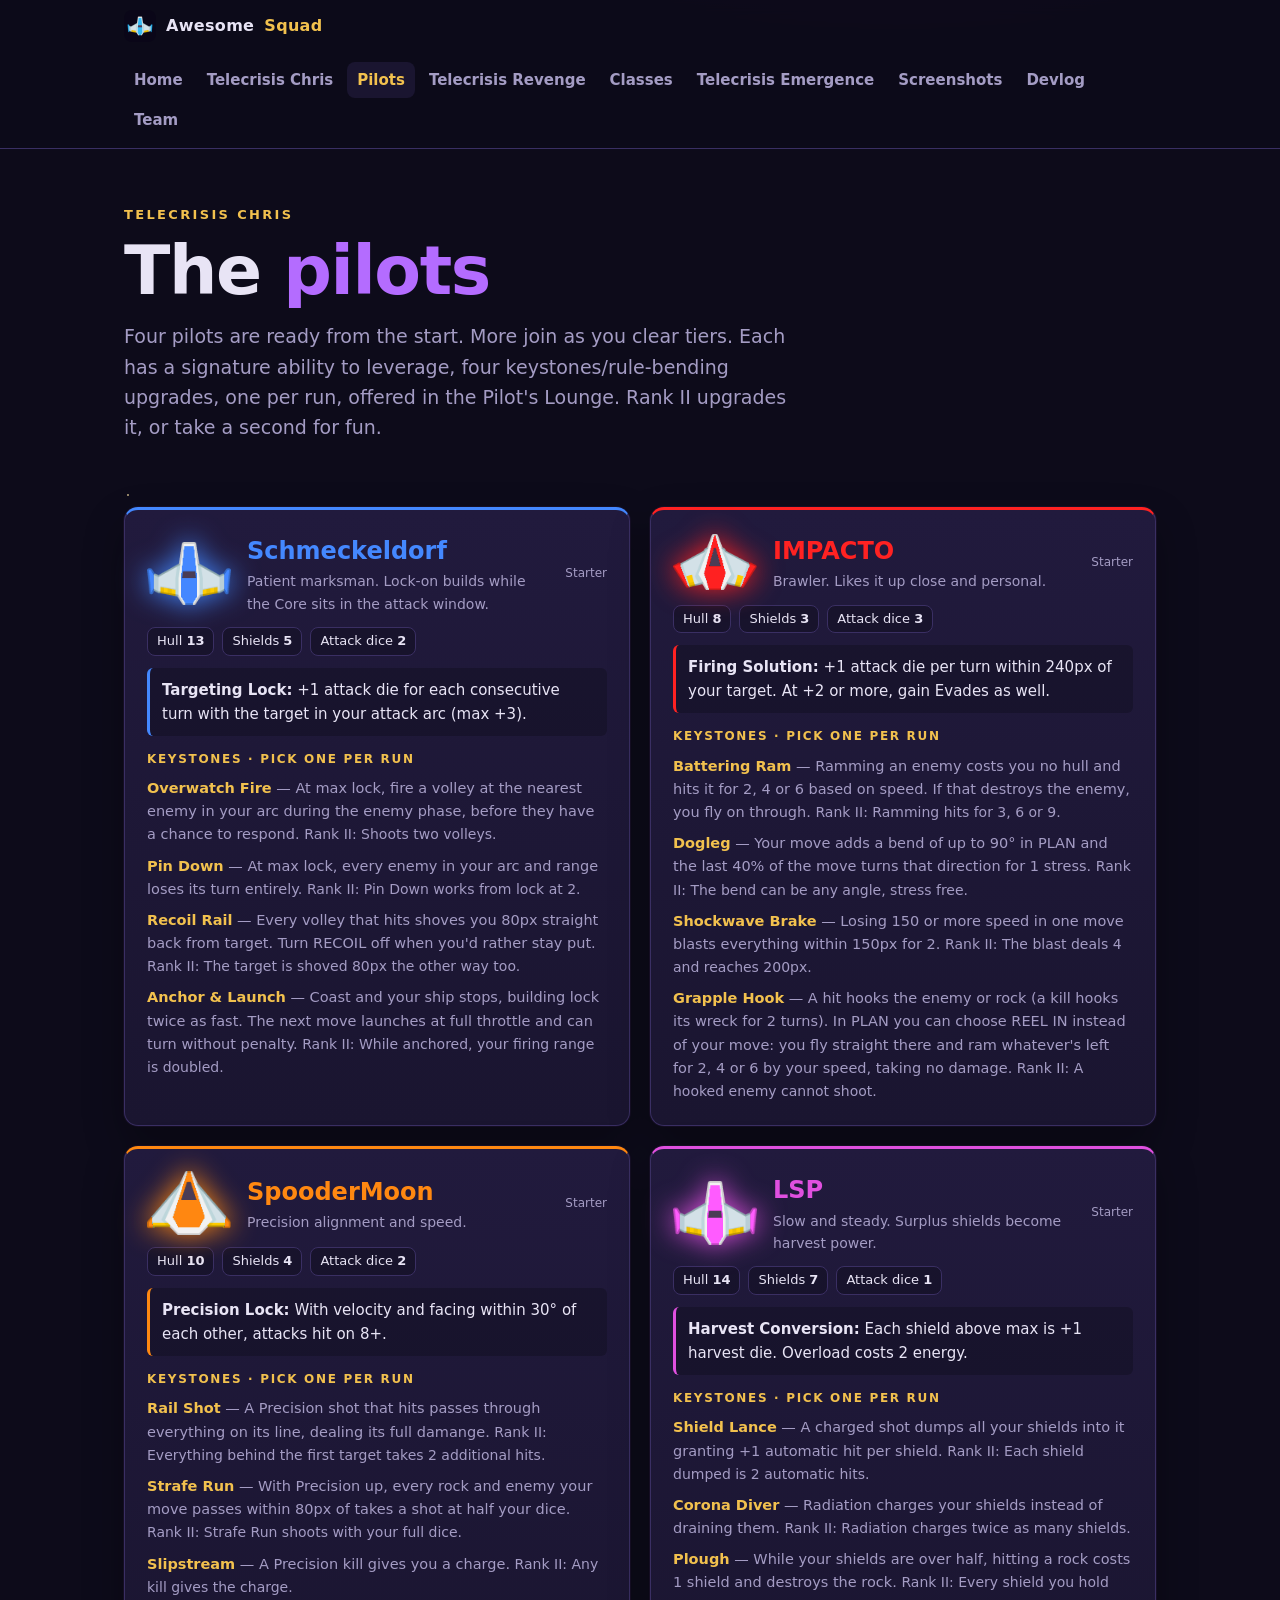
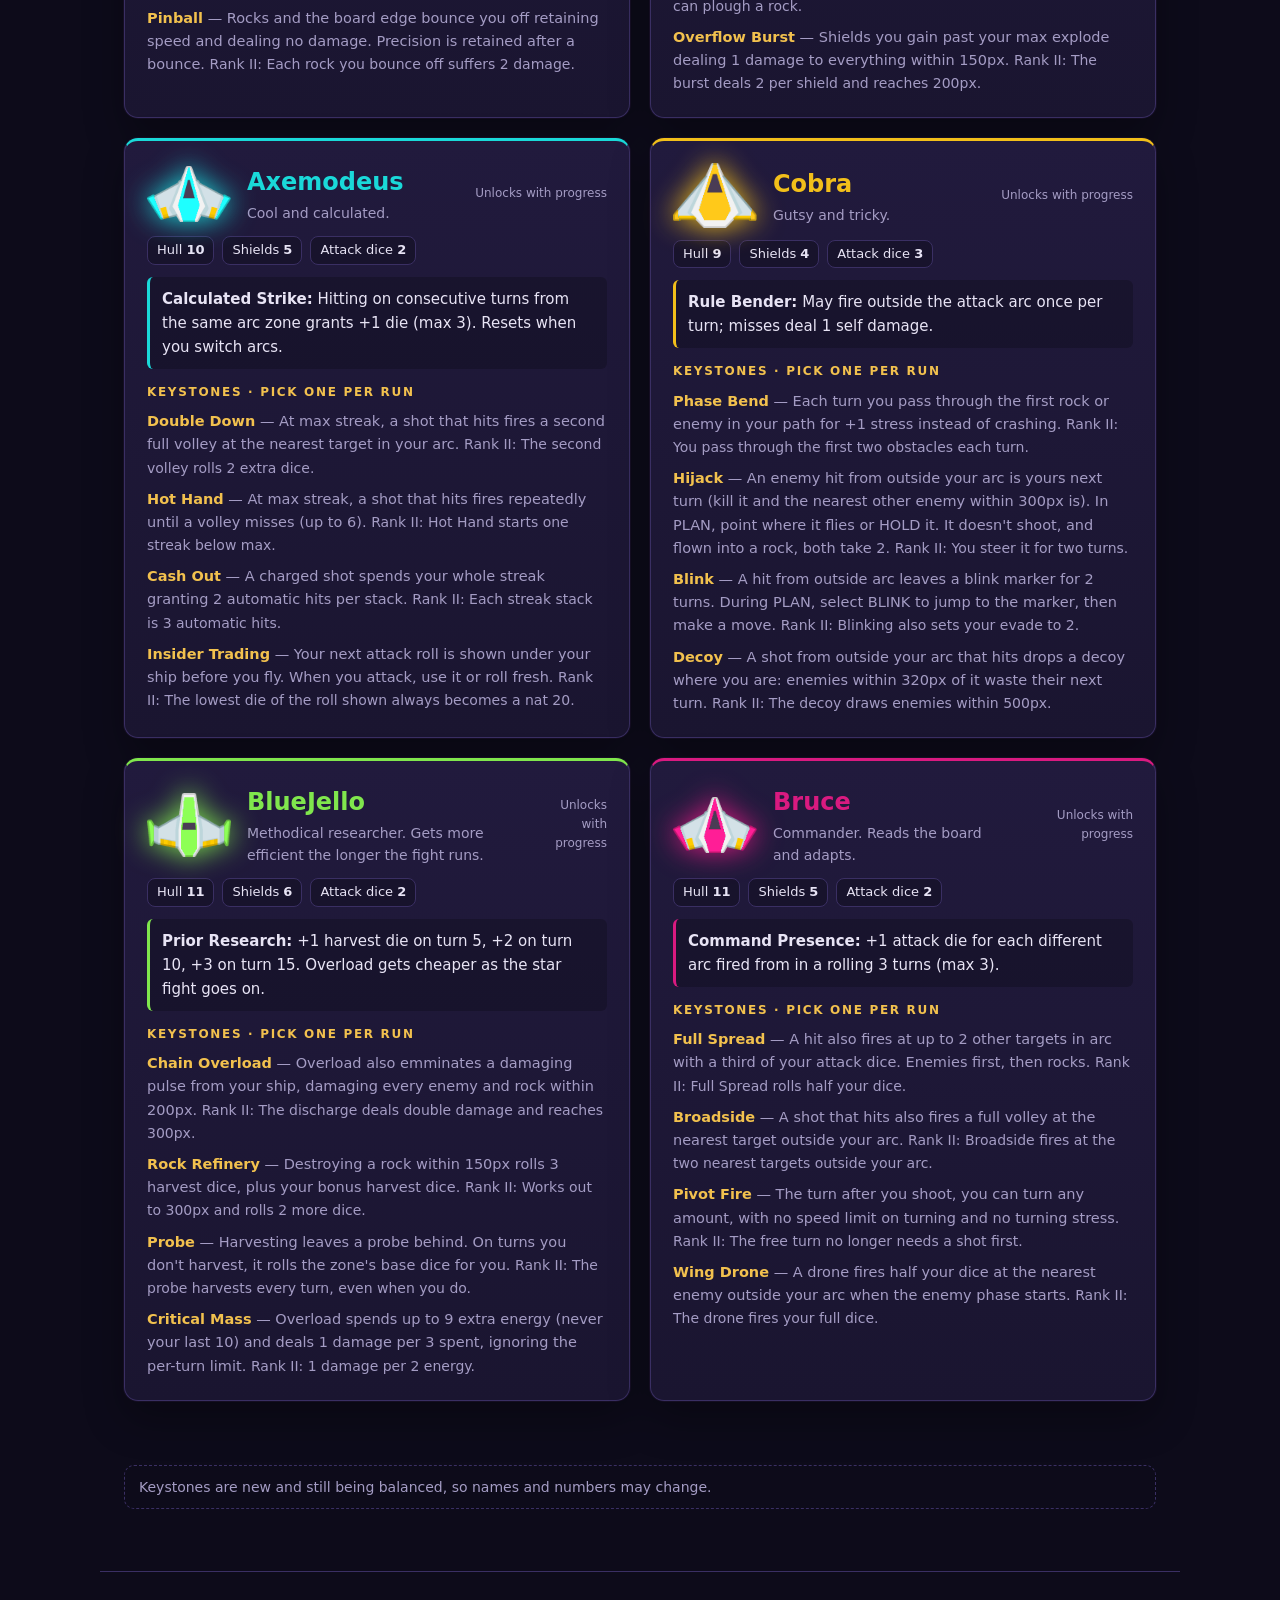
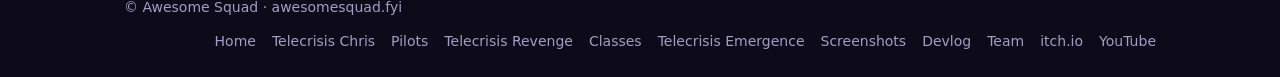
<file: pilots.html>
<!DOCTYPE html>
<html lang="en">
<head>
<meta charset="utf-8">
<meta name="viewport" content="width=device-width, initial-scale=1">
<title>Pilots · Telecrisis Chris</title>
<meta name="description" content="The pilots of Telecrisis Chris and signature abilities/keystones.">
<meta property="og:title" content="Pilots · Telecrisis Chris">
<meta property="og:description" content="The pilots of Telecrisis Chris and signature abilities/keystones.">
<meta property="og:image" content="https://awesomesquad.fyi/img/shots/star-yellow.jpg">
<meta property="og:type" content="website">
<meta name="twitter:card" content="summary_large_image">
<link rel="icon" type="image/png" href="favicon.png">
<link rel="stylesheet" href="style.css">
</head>
<body>
<div class="stars" aria-hidden="true"></div>
<header class="site-head"><div class="inner">
  <a class="brand" href="index.html"><img src="img/icon.png" alt="">Awesome <span>Squad</span></a>
  <nav><a href="index.html">Home</a><a href="chris.html">Telecrisis Chris</a><a href="pilots.html" class=on>Pilots</a><a href="revenge.html">Telecrisis Revenge</a><a href="classes.html">Classes</a><a href="emergence.html">Telecrisis Emergence</a><a href="gallery.html">Screenshots</a><a href="devlog.html">Devlog</a><a href="team.html">Team</a></nav>
</div></header>
<main>

<section>
  <div class="kicker">Telecrisis Chris</div>
  <h1>The <span>pilots</span></h1>
  <p class="lead">Four pilots are ready from the start. More join as you clear tiers. Each has a signature ability to leverage, four keystones/rule-bending upgrades, one per run, offered in the Pilot's Lounge. Rank II upgrades it, or take a second for fun.</p>
</section>
<section class="grid" style="grid-template-columns:repeat(auto-fit,minmax(min(100%,440px),1fr))">

  <article class="card pilot" style="--pc:#4488FF" id="will">
    <div class="pilot-head"><img src="img/ships/will.png" alt="Schmeckeldorf's ship"><div><h3>Schmeckeldorf</h3><div class="role">Patient marksman. Lock-on builds while the Core sits in the attack window.</div></div><span class="unlock">Starter</span></div>
    <ul class="stats"><li>Hull <b>13</b></li><li>Shields <b>5</b></li><li>Attack dice <b>2</b></li></ul>
    <div class="ability"><strong>Targeting Lock:</strong> +1 attack die for each consecutive turn with the target in your attack arc (max +3).</div>
    <div class="ks-title">Keystones · pick one per run</div>
    <ul class="ks"><li><strong>Overwatch Fire</strong> — At max lock, fire a volley at the nearest enemy in your arc during the enemy phase, before they have a chance to respond. <span class="small">Rank II: Shoots two volleys.</span></li><li><strong>Pin Down</strong> — At max lock, every enemy in your arc and range loses its turn entirely. <span class="small">Rank II: Pin Down works from lock at 2.</span></li><li><strong>Recoil Rail</strong> — Every volley that hits shoves you 80px straight back from target. Turn RECOIL off when you&#x27;d rather stay put. <span class="small">Rank II: The target is shoved 80px the other way too.</span></li><li><strong>Anchor &amp; Launch</strong> — Coast and your ship stops, building lock twice as fast. The next move launches at full throttle and can turn without penalty. <span class="small">Rank II: While anchored, your firing range is doubled.</span></li></ul>
  </article>
  <article class="card pilot" style="--pc:#FF2222" id="ted">
    <div class="pilot-head"><img src="img/ships/ted.png" alt="IMPACTO's ship"><div><h3>IMPACTO</h3><div class="role">Brawler. Likes it up close and personal.</div></div><span class="unlock">Starter</span></div>
    <ul class="stats"><li>Hull <b>8</b></li><li>Shields <b>3</b></li><li>Attack dice <b>3</b></li></ul>
    <div class="ability"><strong>Firing Solution:</strong> +1 attack die per turn within 240px of your target. At +2 or more, gain Evades as well.</div>
    <div class="ks-title">Keystones · pick one per run</div>
    <ul class="ks"><li><strong>Battering Ram</strong> — Ramming an enemy costs you no hull and hits it for 2, 4 or 6 based on speed. If that destroys the enemy, you fly on through. <span class="small">Rank II: Ramming hits for 3, 6 or 9.</span></li><li><strong>Dogleg</strong> — Your move adds a bend of up to 90° in PLAN and the last 40% of the move turns that direction for 1 stress. <span class="small">Rank II: The bend can be any angle, stress free.</span></li><li><strong>Shockwave Brake</strong> — Losing 150 or more speed in one move blasts everything within 150px for 2. <span class="small">Rank II: The blast deals 4 and reaches 200px.</span></li><li><strong>Grapple Hook</strong> — A hit hooks the enemy or rock (a kill hooks its wreck for 2 turns). In PLAN you can choose REEL IN instead of your move: you fly straight there and ram whatever&#x27;s left for 2, 4 or 6 by your speed, taking no damage. <span class="small">Rank II: A hooked enemy cannot shoot.</span></li></ul>
  </article>
  <article class="card pilot" style="--pc:#FF8811" id="peter">
    <div class="pilot-head"><img src="img/ships/peter.png" alt="SpooderMoon's ship"><div><h3>SpooderMoon</h3><div class="role">Precision alignment and speed.</div></div><span class="unlock">Starter</span></div>
    <ul class="stats"><li>Hull <b>10</b></li><li>Shields <b>4</b></li><li>Attack dice <b>2</b></li></ul>
    <div class="ability"><strong>Precision Lock:</strong> With velocity and facing within 30° of each other, attacks hit on 8+.</div>
    <div class="ks-title">Keystones · pick one per run</div>
    <ul class="ks"><li><strong>Rail Shot</strong> — A Precision shot that hits passes through everything on its line, dealing its full damange. <span class="small">Rank II: Everything behind the first target takes 2 additional hits.</span></li><li><strong>Strafe Run</strong> — With Precision up, every rock and enemy your move passes within 80px of takes a shot at half your dice. <span class="small">Rank II: Strafe Run shoots with your full dice.</span></li><li><strong>Slipstream</strong> — A Precision kill gives you a charge. <span class="small">Rank II: Any kill gives the charge.</span></li><li><strong>Pinball</strong> — Rocks and the board edge bounce you off retaining speed and dealing no damage. Precision is retained after a bounce. <span class="small">Rank II: Each rock you bounce off suffers 2 damage.</span></li></ul>
  </article>
  <article class="card pilot" style="--pc:#E050E0" id="cara">
    <div class="pilot-head"><img src="img/ships/cara.png" alt="LSP's ship"><div><h3>LSP</h3><div class="role">Slow and steady. Surplus shields become harvest power.</div></div><span class="unlock">Starter</span></div>
    <ul class="stats"><li>Hull <b>14</b></li><li>Shields <b>7</b></li><li>Attack dice <b>1</b></li></ul>
    <div class="ability"><strong>Harvest Conversion:</strong> Each shield above max is +1 harvest die. Overload costs 2 energy.</div>
    <div class="ks-title">Keystones · pick one per run</div>
    <ul class="ks"><li><strong>Shield Lance</strong> — A charged shot dumps all your shields into it granting +1 automatic hit per shield. <span class="small">Rank II: Each shield dumped is 2 automatic hits.</span></li><li><strong>Corona Diver</strong> — Radiation charges your shields instead of draining them. <span class="small">Rank II: Radiation charges twice as many shields.</span></li><li><strong>Plough</strong> — While your shields are over half, hitting a rock costs 1 shield and destroys the rock. <span class="small">Rank II: Every shield you hold can plough a rock. </span></li><li><strong>Overflow Burst</strong> — Shields you gain past your max explode dealing 1 damage to everything within 150px. <span class="small">Rank II: The burst deals 2 per shield and reaches 200px.</span></li></ul>
  </article>
  <article class="card pilot" style="--pc:#1AD9D9" id="steven">
    <div class="pilot-head"><img src="img/ships/steven.png" alt="Axemodeus's ship"><div><h3>Axemodeus</h3><div class="role">Cool and calculated.</div></div><span class="unlock">Unlocks with progress</span></div>
    <ul class="stats"><li>Hull <b>10</b></li><li>Shields <b>5</b></li><li>Attack dice <b>2</b></li></ul>
    <div class="ability"><strong>Calculated Strike:</strong> Hitting on consecutive turns from the same arc zone grants +1 die (max 3). Resets when you switch arcs.</div>
    <div class="ks-title">Keystones · pick one per run</div>
    <ul class="ks"><li><strong>Double Down</strong> — At max streak, a shot that hits fires a second full volley at the nearest target in your arc. <span class="small">Rank II: The second volley rolls 2 extra dice.</span></li><li><strong>Hot Hand</strong> — At max streak, a shot that hits fires repeatedly until a volley misses (up to 6). <span class="small">Rank II: Hot Hand starts one streak below max.</span></li><li><strong>Cash Out</strong> — A charged shot spends your whole streak granting 2 automatic hits per stack. <span class="small">Rank II: Each streak stack is 3 automatic hits.</span></li><li><strong>Insider Trading</strong> — Your next attack roll is shown under your ship before you fly. When you attack, use it or roll fresh. <span class="small">Rank II: The lowest die of the roll shown always becomes a nat 20.</span></li></ul>
  </article>
  <article class="card pilot" style="--pc:#F2BF1A" id="covert">
    <div class="pilot-head"><img src="img/ships/covert.png" alt="Cobra's ship"><div><h3>Cobra</h3><div class="role">Gutsy and tricky.</div></div><span class="unlock">Unlocks with progress</span></div>
    <ul class="stats"><li>Hull <b>9</b></li><li>Shields <b>4</b></li><li>Attack dice <b>3</b></li></ul>
    <div class="ability"><strong>Rule Bender:</strong> May fire outside the attack arc once per turn; misses deal 1 self damage.</div>
    <div class="ks-title">Keystones · pick one per run</div>
    <ul class="ks"><li><strong>Phase Bend</strong> — Each turn you pass through the first rock or enemy in your path for +1 stress instead of crashing. <span class="small">Rank II: You pass through the first two obstacles each turn.</span></li><li><strong>Hijack</strong> — An enemy hit from outside your arc is yours next turn (kill it and the nearest other enemy within 300px is). In PLAN, point where it flies or HOLD it. It doesn&#x27;t shoot, and flown into a rock, both take 2. <span class="small">Rank II: You steer it for two turns.</span></li><li><strong>Blink</strong> — A hit from outside arc leaves a blink marker for 2 turns. During PLAN, select BLINK to jump to the marker, then make a move. <span class="small">Rank II: Blinking also sets your evade to 2.</span></li><li><strong>Decoy</strong> — A shot from outside your arc that hits drops a decoy where you are: enemies within 320px of it waste their next turn. <span class="small">Rank II: The decoy draws enemies within 500px.</span></li></ul>
  </article>
  <article class="card pilot" style="--pc:#80E64D" id="kevin">
    <div class="pilot-head"><img src="img/ships/kevin.png" alt="BlueJello's ship"><div><h3>BlueJello</h3><div class="role">Methodical researcher. Gets more efficient the longer the fight runs.</div></div><span class="unlock">Unlocks with progress</span></div>
    <ul class="stats"><li>Hull <b>11</b></li><li>Shields <b>6</b></li><li>Attack dice <b>2</b></li></ul>
    <div class="ability"><strong>Prior Research:</strong> +1 harvest die on turn 5, +2 on turn 10, +3 on turn 15. Overload gets cheaper as the star fight goes on.</div>
    <div class="ks-title">Keystones · pick one per run</div>
    <ul class="ks"><li><strong>Chain Overload</strong> — Overload also emminates a damaging pulse from your ship, damaging every enemy and rock within 200px. <span class="small">Rank II: The discharge deals double damage and reaches 300px.</span></li><li><strong>Rock Refinery</strong> — Destroying a rock within 150px rolls 3 harvest dice, plus your bonus harvest dice. <span class="small">Rank II: Works out to 300px and rolls 2 more dice.</span></li><li><strong>Probe</strong> — Harvesting leaves a probe behind. On turns you don&#x27;t harvest, it rolls the zone&#x27;s base dice for you. <span class="small">Rank II: The probe harvests every turn, even when you do.</span></li><li><strong>Critical Mass</strong> — Overload spends up to 9 extra energy (never your last 10) and deals 1 damage per 3 spent, ignoring the per-turn limit. <span class="small">Rank II: 1 damage per 2 energy.</span></li></ul>
  </article>
  <article class="card pilot" style="--pc:#D91A80" id="ryan">
    <div class="pilot-head"><img src="img/ships/ryan.png" alt="Bruce's ship"><div><h3>Bruce</h3><div class="role">Commander. Reads the board and adapts.</div></div><span class="unlock">Unlocks with progress</span></div>
    <ul class="stats"><li>Hull <b>11</b></li><li>Shields <b>5</b></li><li>Attack dice <b>2</b></li></ul>
    <div class="ability"><strong>Command Presence:</strong> +1 attack die for each different arc fired from in a rolling 3 turns (max 3).</div>
    <div class="ks-title">Keystones · pick one per run</div>
    <ul class="ks"><li><strong>Full Spread</strong> — A hit also fires at up to 2 other targets in arc with a third of your attack dice. Enemies first, then rocks. <span class="small">Rank II: Full Spread rolls half your dice.</span></li><li><strong>Broadside</strong> — A shot that hits also fires a full volley at the nearest target outside your arc. <span class="small">Rank II: Broadside fires at the two nearest targets outside your arc.</span></li><li><strong>Pivot Fire</strong> — The turn after you shoot, you can turn any amount, with no speed limit on turning and no turning stress. <span class="small">Rank II: The free turn no longer needs a shot first.</span></li><li><strong>Wing Drone</strong> — A drone fires half your dice at the nearest enemy outside your arc when the enemy phase starts. <span class="small">Rank II: The drone fires your full dice.</span></li></ul>
  </article>
</section>
<p class="ph">Keystones are new and still being balanced, so names and numbers may change.</p>

</main>
<footer class="site-foot">
  <span>© Awesome Squad · awesomesquad.fyi</span>
  <span class="links"><a href="index.html">Home</a><a href="chris.html">Telecrisis Chris</a><a href="pilots.html" class=on>Pilots</a><a href="revenge.html">Telecrisis Revenge</a><a href="classes.html">Classes</a><a href="emergence.html">Telecrisis Emergence</a><a href="gallery.html">Screenshots</a><a href="devlog.html">Devlog</a><a href="team.html">Team</a><a href="https://tsavagegames.itch.io/telecrisis-chris" target="_blank" rel="noopener">itch.io</a><a href="https://www.youtube.com/@SAVAGE-GAMES-LLC" target="_blank" rel="noopener">YouTube</a></span>
</footer>

</body>
</html>
</file>
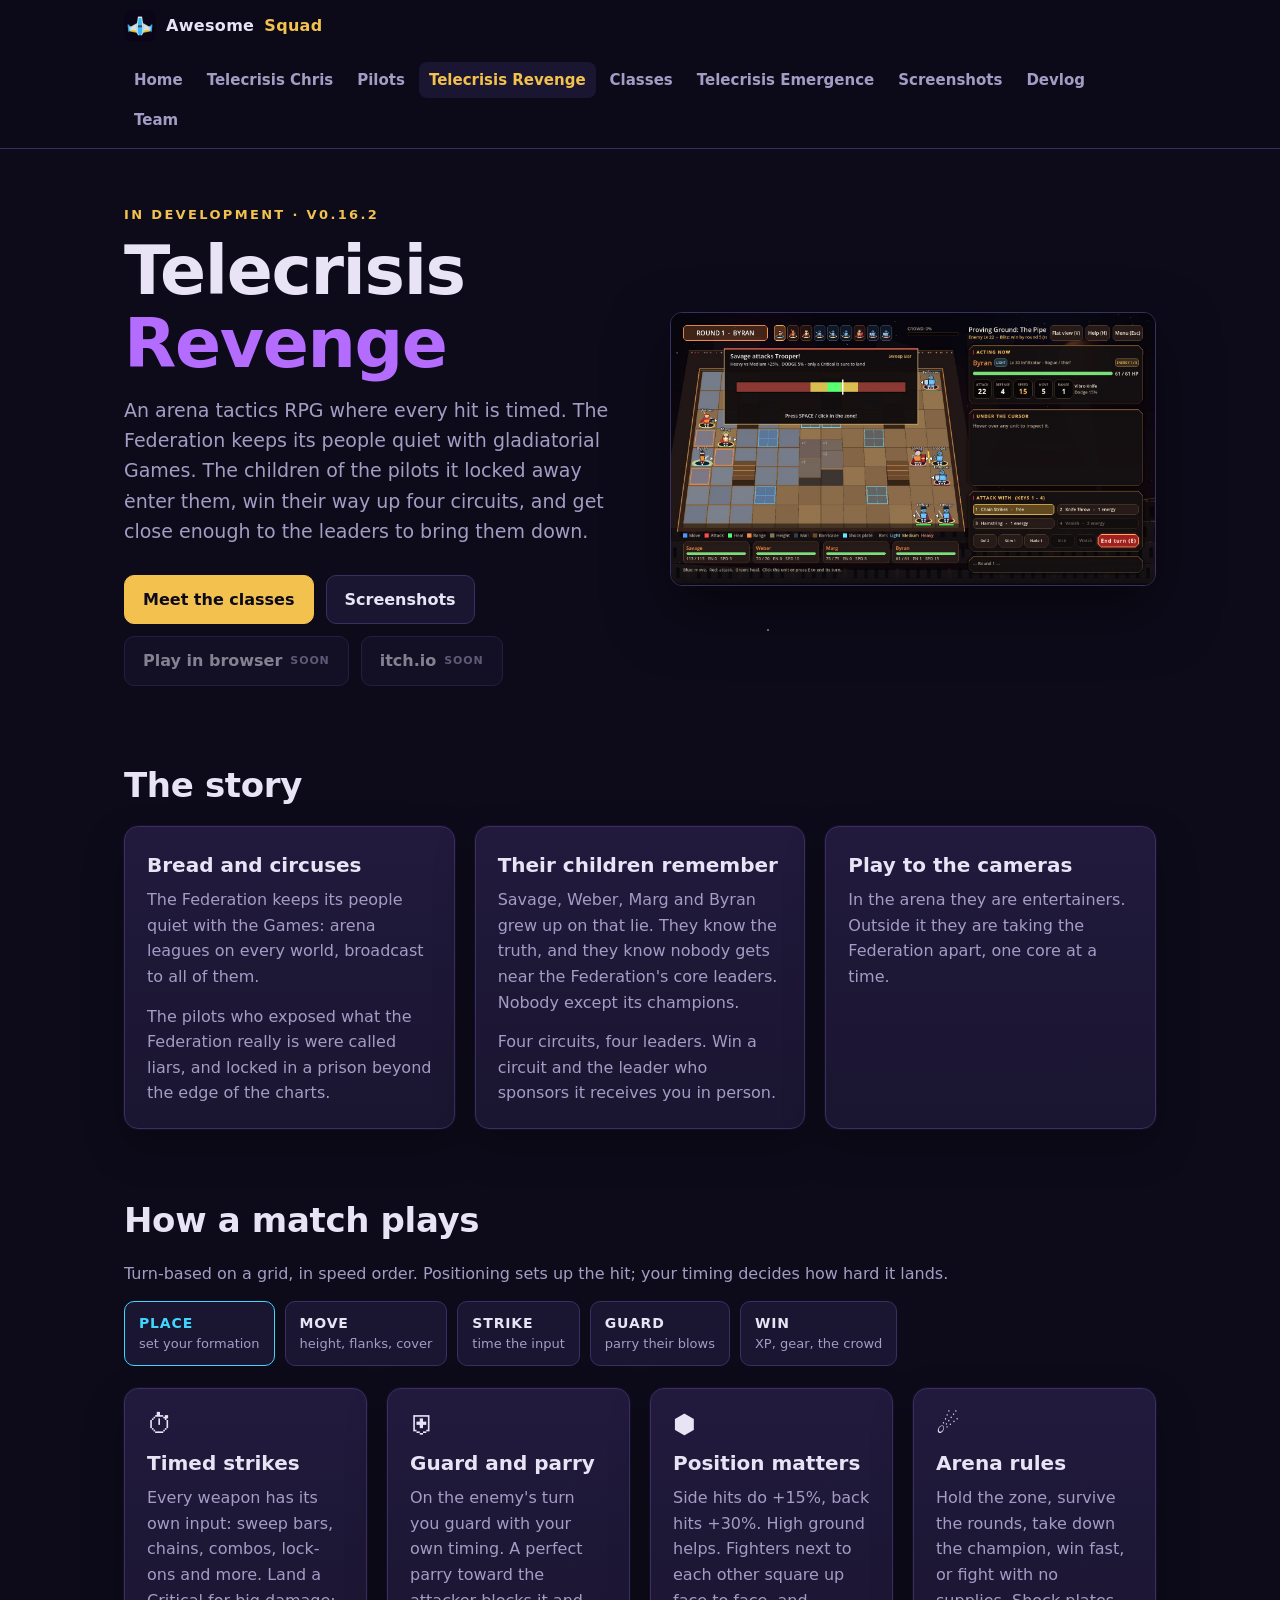
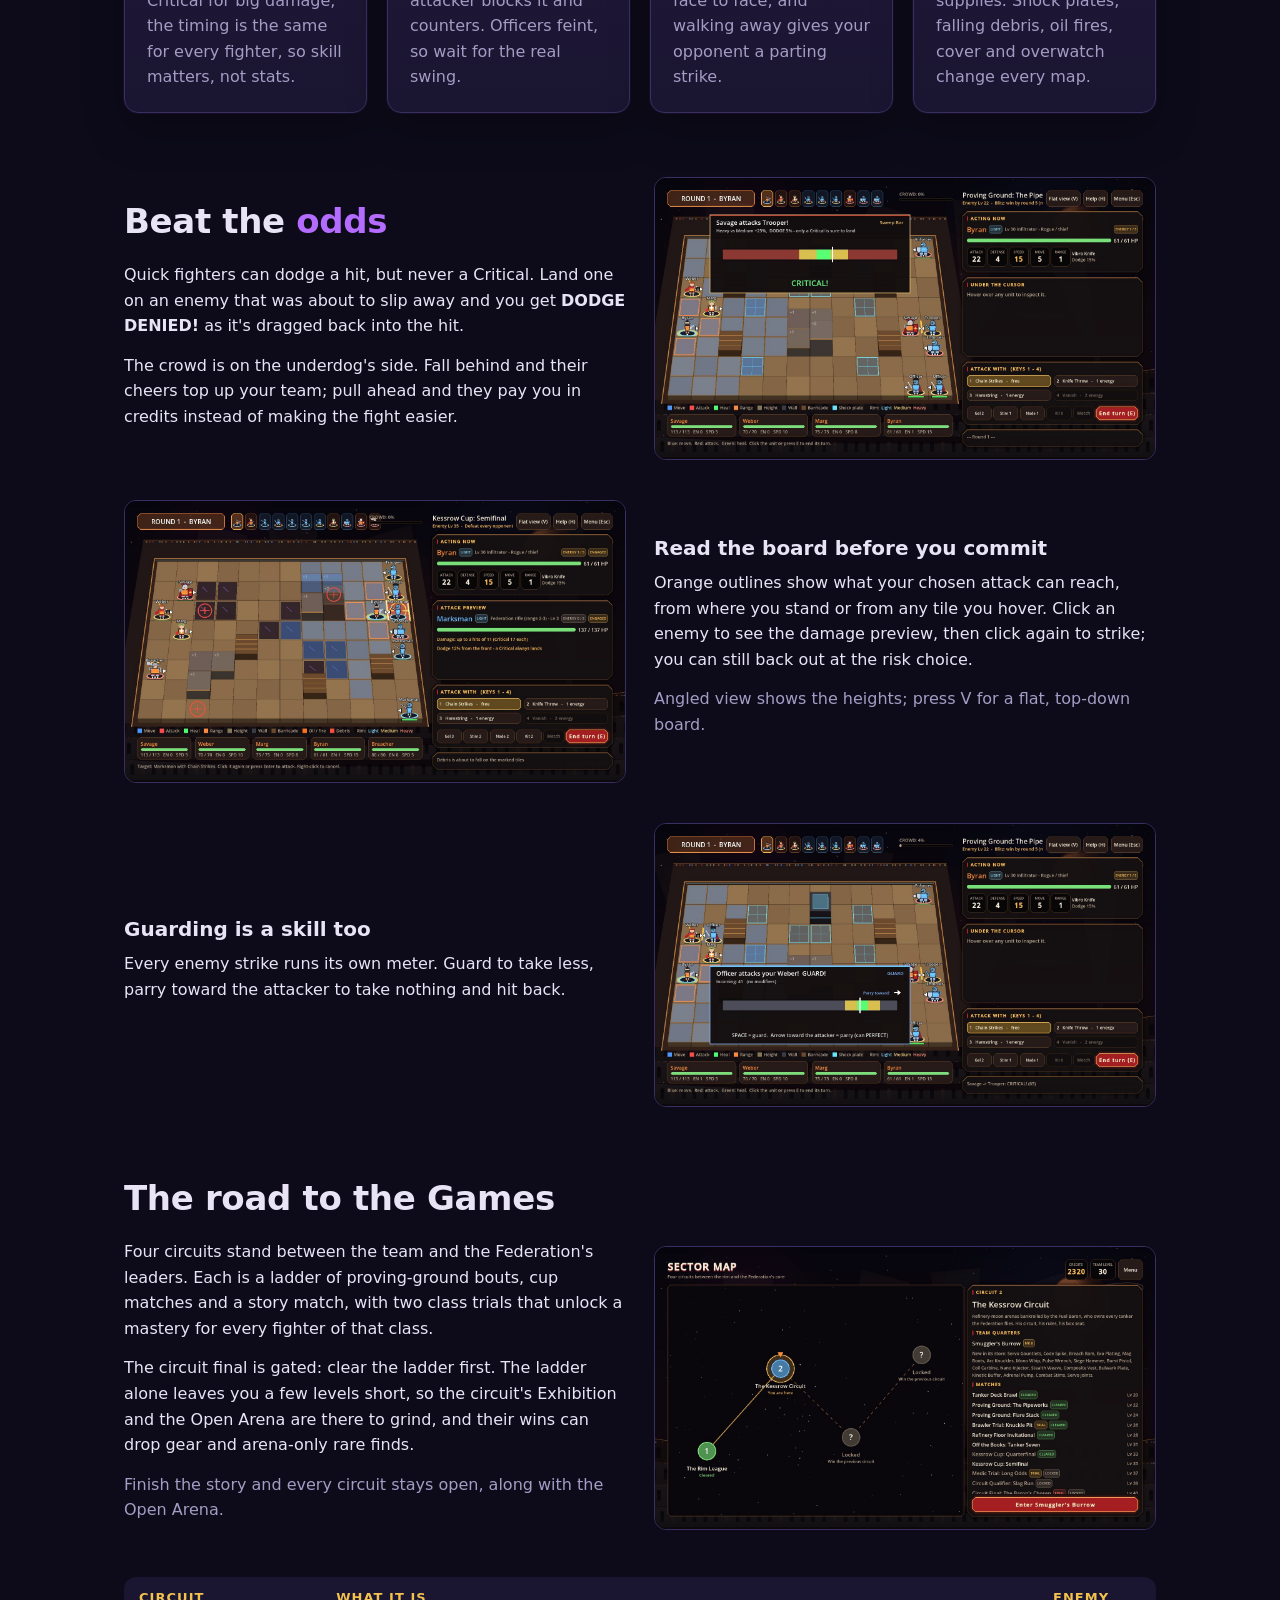
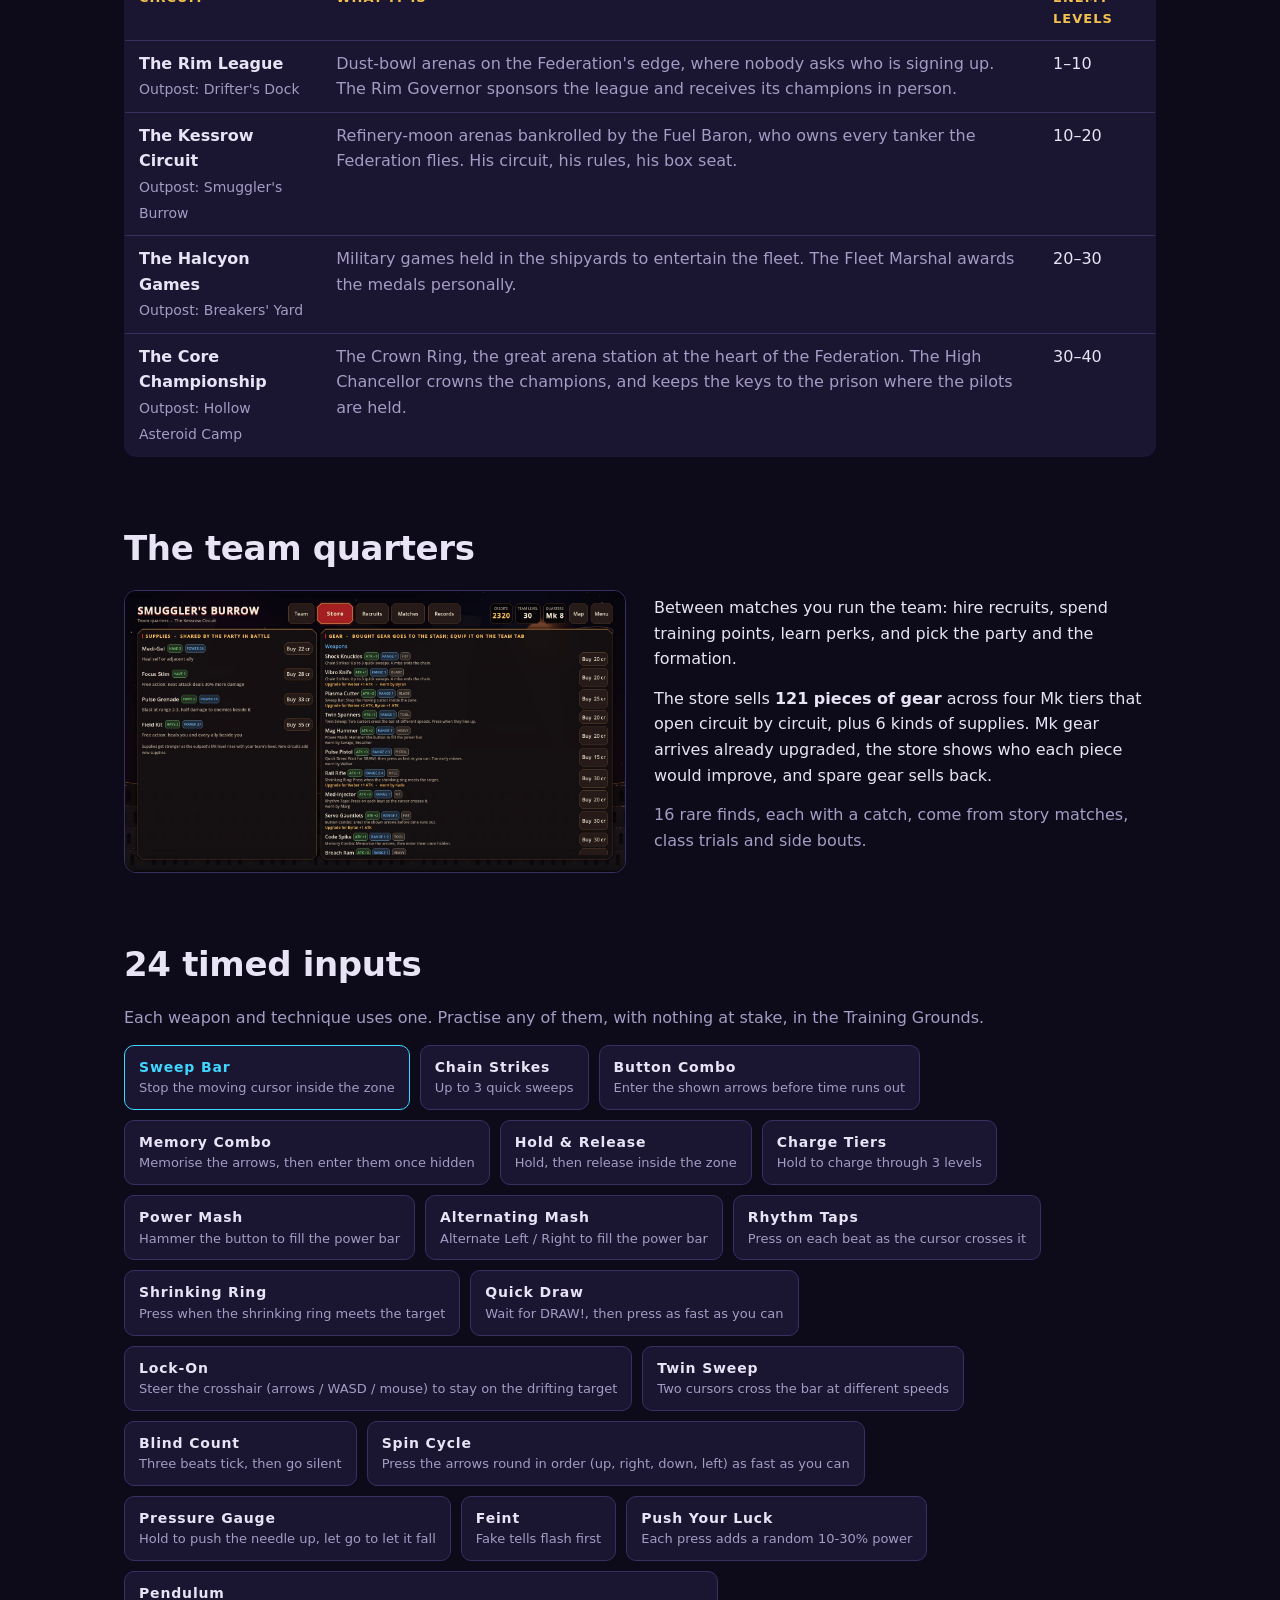
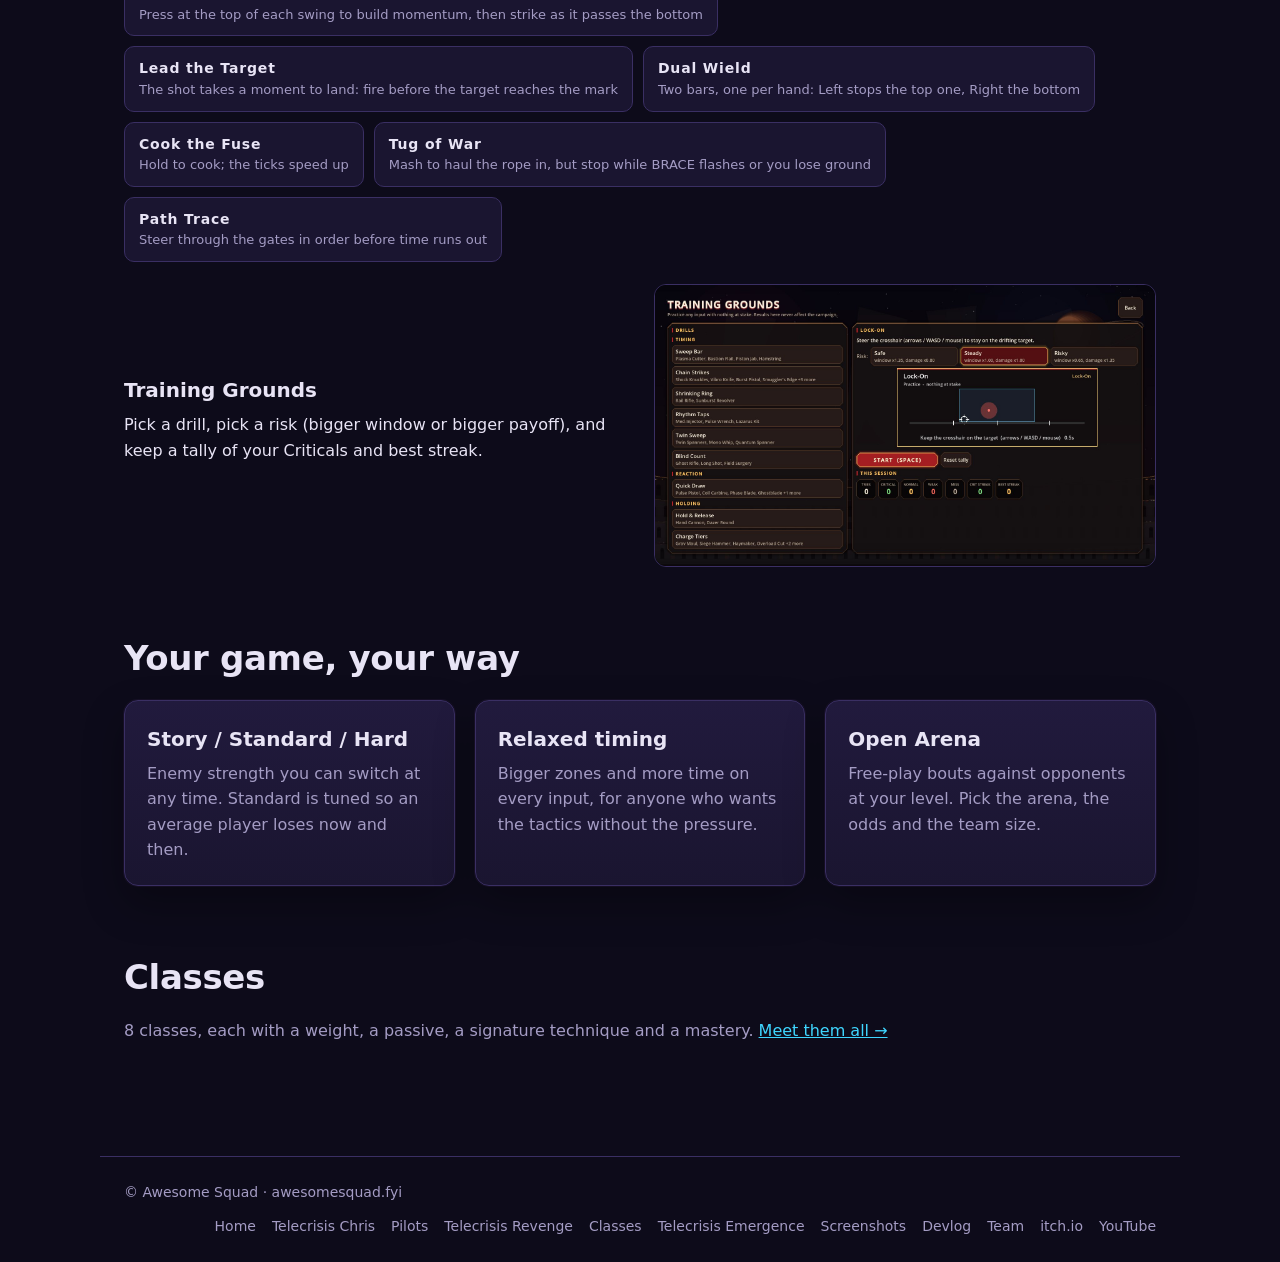
<file: revenge.html>
<!DOCTYPE html>
<html lang="en">
<head>
<meta charset="utf-8">
<meta name="viewport" content="width=device-width, initial-scale=1">
<title>Telecrisis Revenge · Awesome Squad</title>
<meta name="description" content="Telecrisis Revenge is an arena tactics RPG with timed strikes: fight through the Federation&#x27;s gladiatorial Games, circuit by circuit, to reach its leaders.">
<meta property="og:title" content="Telecrisis Revenge · Awesome Squad">
<meta property="og:description" content="Telecrisis Revenge is an arena tactics RPG with timed strikes: fight through the Federation&#x27;s gladiatorial Games, circuit by circuit, to reach its leaders.">
<meta property="og:image" content="https://awesomesquad.fyi/img/shots/rv-attack.jpg">
<meta property="og:type" content="website">
<meta name="twitter:card" content="summary_large_image">
<link rel="icon" type="image/png" href="favicon.png">
<link rel="stylesheet" href="style.css">
</head>
<body>
<div class="stars" aria-hidden="true"></div>
<header class="site-head"><div class="inner">
  <a class="brand" href="index.html"><img src="img/icon.png" alt="">Awesome <span>Squad</span></a>
  <nav><a href="index.html">Home</a><a href="chris.html">Telecrisis Chris</a><a href="pilots.html">Pilots</a><a href="revenge.html" class=on>Telecrisis Revenge</a><a href="classes.html">Classes</a><a href="emergence.html">Telecrisis Emergence</a><a href="gallery.html">Screenshots</a><a href="devlog.html">Devlog</a><a href="team.html">Team</a></nav>
</div></header>
<main>

<section class="hero">
  <div>
    <div class="kicker">In development · v0.16.2</div>
    <h1>Telecrisis <span>Revenge</span></h1>
    <p class="lead">An arena tactics RPG where every hit is timed. The Federation keeps its people quiet with gladiatorial Games. The children of the pilots it locked away enter them, win their way up four circuits, and get close enough to the leaders to bring them down.</p>
    <div class="btns"><a class="btn primary" href="classes.html">Meet the classes</a><a class="btn" href="gallery.html#revenge">Screenshots</a><span class="btn off" title="Coming soon">Play in browser <span class="soon">soon</span></span><span class="btn off" title="Coming soon">itch.io <span class="soon">soon</span></span></div>
  </div>
  <img class="shot" src="img/shots/rv-attack.jpg" alt="Savage lines up a Sweep Bar strike on a Federation Trooper">
</section>

<section>
  <h2>The story</h2>
  <div class="grid"><div class="card"><h3>Bread and circuses</h3><p>The Federation keeps its people quiet with the Games: arena leagues on every world, broadcast to all of them.</p><p>The pilots who exposed what the Federation really is were called liars, and locked in a prison beyond the edge of the charts.</p></div><div class="card"><h3>Their children remember</h3><p>Savage, Weber, Marg and Byran grew up on that lie. They know the truth, and they know nobody gets near the Federation&#x27;s core leaders. Nobody except its champions.</p><p>Four circuits, four leaders. Win a circuit and the leader who sponsors it receives you in person.</p></div><div class="card"><h3>Play to the cameras</h3><p>In the arena they are entertainers. Outside it they are taking the Federation apart, one core at a time.</p></div></div>
</section>

<section>
  <h2>How a match plays</h2>
  <p class="muted">Turn-based on a grid, in speed order. Positioning sets up the hit; your timing decides how hard it lands.</p>
  <ol class="loop">
    <li>PLACE<b>set your formation</b></li>
    <li>MOVE<b>height, flanks, cover</b></li>
    <li>STRIKE<b>time the input</b></li>
    <li>GUARD<b>parry their blows</b></li>
    <li>WIN<b>XP, gear, the crowd</b></li>
  </ol>
  <div class="grid four">
    <div class="card"><span class="icon">⏱</span><h3>Timed strikes</h3><p>Every weapon has its own input: sweep bars, chains, combos, lock-ons and more. Land a Critical for big damage; the timing is the same for every fighter, so skill matters, not stats.</p></div>
    <div class="card"><span class="icon">⛨</span><h3>Guard and parry</h3><p>On the enemy's turn you guard with your own timing. A perfect parry toward the attacker blocks it and counters. Officers feint, so wait for the real swing.</p></div>
    <div class="card"><span class="icon">⬢</span><h3>Position matters</h3><p>Side hits do +15%, back hits +30%. High ground helps. Fighters next to each other square up face to face, and walking away gives your opponent a parting strike.</p></div>
    <div class="card"><span class="icon">☄</span><h3>Arena rules</h3><p>Hold the zone, survive the rounds, take down the champion, win fast, or fight with no supplies. Shock plates, falling debris, oil fires, cover and overwatch change every map.</p></div>
  </div>
</section>

<section>
  <div class="feature">
    <div>
      <h2>Beat the <span>odds</span></h2>
      <p>Quick fighters can dodge a hit, but never a Critical. Land one on an enemy that was about to slip away and you get <strong>DODGE DENIED!</strong> as it's dragged back into the hit.</p>
      <p>The crowd is on the underdog's side. Fall behind and their cheers top up your team; pull ahead and they pay you in credits instead of making the fight easier.</p>
    </div>
    <img src="img/shots/rv-crit.jpg" alt="A Critical on the Sweep Bar">
  </div>
  <div class="feature flip">
    <div>
      <h3>Read the board before you commit</h3>
      <p>Orange outlines show what your chosen attack can reach, from where you stand or from any tile you hover. Click an enemy to see the damage preview, then click again to strike; you can still back out at the risk choice.</p>
      <p class="muted">Angled view shows the heights; press V for a flat, top-down board.</p>
    </div>
    <img src="img/shots/rv-battle.jpg" alt="An engaged pair, range outlines and the attack preview">
  </div>
  <div class="feature">
    <div>
      <h3>Guarding is a skill too</h3>
      <p>Every enemy strike runs its own meter. Guard to take less, parry toward the attacker to take nothing and hit back.</p>
    </div>
    <img src="img/shots/rv-guard.jpg" alt="Guarding an Officer's strike, with the parry direction shown">
  </div>
</section>

<section>
  <h2>The road to the Games</h2>
  <div class="feature">
    <div>
      <p>Four circuits stand between the team and the Federation's leaders. Each is a ladder of proving-ground bouts, cup matches and a story match, with two class trials that unlock a mastery for every fighter of that class.</p>
      <p>The circuit final is gated: clear the ladder first. The ladder alone leaves you a few levels short, so the circuit's Exhibition and the Open Arena are there to grind, and their wins can drop gear and arena-only rare finds.</p>
      <p class="muted">Finish the story and every circuit stays open, along with the Open Arena.</p>
    </div>
    <img src="img/shots/rv-map.jpg" alt="The sector map with the four circuits">
  </div>
  <table>
    <tr><th>Circuit</th><th>What it is</th><th>Enemy levels</th></tr>
    <tr><td><strong>The Rim League</strong><br><span class="small muted">Outpost: Drifter&#x27;s Dock</span></td><td class="muted">Dust-bowl arenas on the Federation&#x27;s edge, where nobody asks who is signing up. The Rim Governor sponsors the league and receives its champions in person.</td><td>1–10</td></tr><tr><td><strong>The Kessrow Circuit</strong><br><span class="small muted">Outpost: Smuggler&#x27;s Burrow</span></td><td class="muted">Refinery-moon arenas bankrolled by the Fuel Baron, who owns every tanker the Federation flies. His circuit, his rules, his box seat.</td><td>10–20</td></tr><tr><td><strong>The Halcyon Games</strong><br><span class="small muted">Outpost: Breakers&#x27; Yard</span></td><td class="muted">Military games held in the shipyards to entertain the fleet. The Fleet Marshal awards the medals personally.</td><td>20–30</td></tr><tr><td><strong>The Core Championship</strong><br><span class="small muted">Outpost: Hollow Asteroid Camp</span></td><td class="muted">The Crown Ring, the great arena station at the heart of the Federation. The High Chancellor crowns the champions, and keeps the keys to the prison where the pilots are held.</td><td>30–40</td></tr>
  </table>
</section>

<section>
  <h2>The team quarters</h2>
  <div class="feature flip">
    <div>
      <p>Between matches you run the team: hire recruits, spend training points, learn perks, and pick the party and the formation.</p>
      <p>The store sells <strong>121 pieces of gear</strong> across four Mk tiers that open circuit by circuit, plus 6 kinds of supplies. Mk gear arrives already upgraded, the store shows who each piece would improve, and spare gear sells back.</p>
      <p class="muted">16 rare finds, each with a catch, come from story matches, class trials and side bouts.</p>
    </div>
    <img src="img/shots/rv-store.jpg" alt="The store, with gear comparisons for the team">
  </div>
</section>

<section>
  <h2>24 timed inputs</h2>
  <p class="muted">Each weapon and technique uses one. Practise any of them, with nothing at stake, in the Training Grounds.</p>
  <ol class="loop"><li>Sweep Bar<b>Stop the moving cursor inside the zone</b></li><li>Chain Strikes<b>Up to 3 quick sweeps</b></li><li>Button Combo<b>Enter the shown arrows before time runs out</b></li><li>Memory Combo<b>Memorise the arrows, then enter them once hidden</b></li><li>Hold &amp; Release<b>Hold, then release inside the zone</b></li><li>Charge Tiers<b>Hold to charge through 3 levels</b></li><li>Power Mash<b>Hammer the button to fill the power bar</b></li><li>Alternating Mash<b>Alternate Left / Right to fill the power bar</b></li><li>Rhythm Taps<b>Press on each beat as the cursor crosses it</b></li><li>Shrinking Ring<b>Press when the shrinking ring meets the target</b></li><li>Quick Draw<b>Wait for DRAW!, then press as fast as you can</b></li><li>Lock-On<b>Steer the crosshair (arrows / WASD / mouse) to stay on the drifting target</b></li><li>Twin Sweep<b>Two cursors cross the bar at different speeds</b></li><li>Blind Count<b>Three beats tick, then go silent</b></li><li>Spin Cycle<b>Press the arrows round in order (up, right, down, left) as fast as you can</b></li><li>Pressure Gauge<b>Hold to push the needle up, let go to let it fall</b></li><li>Feint<b>Fake tells flash first</b></li><li>Push Your Luck<b>Each press adds a random 10-30% power</b></li><li>Pendulum<b>Press at the top of each swing to build momentum, then strike as it passes the bottom</b></li><li>Lead the Target<b>The shot takes a moment to land: fire before the target reaches the mark</b></li><li>Dual Wield<b>Two bars, one per hand: Left stops the top one, Right the bottom</b></li><li>Cook the Fuse<b>Hold to cook; the ticks speed up</b></li><li>Tug of War<b>Mash to haul the rope in, but stop while BRACE flashes or you lose ground</b></li><li>Path Trace<b>Steer through the gates in order before time runs out</b></li></ol>
  <div class="feature">
    <div>
      <h3>Training Grounds</h3>
      <p>Pick a drill, pick a risk (bigger window or bigger payoff), and keep a tally of your Criticals and best streak.</p>
    </div>
    <img src="img/shots/rv-training.jpg" alt="The Training Grounds: the Lock-On drill">
  </div>
</section>

<section>
  <h2>Your game, your way</h2>
  <div class="grid">
    <div class="card"><h3>Story / Standard / Hard</h3><p>Enemy strength you can switch at any time. Standard is tuned so an average player loses now and then.</p></div>
    <div class="card"><h3>Relaxed timing</h3><p>Bigger zones and more time on every input, for anyone who wants the tactics without the pressure.</p></div>
    <div class="card"><h3>Open Arena</h3><p>Free-play bouts against opponents at your level. Pick the arena, the odds and the team size.</p></div>
  </div>
</section>

<section>
  <h2>Classes</h2>
  <p class="muted">8 classes, each with a weight, a passive, a signature technique and a mastery. <a href="classes.html">Meet them all →</a></p>
</section>

</main>
<footer class="site-foot">
  <span>© Awesome Squad · awesomesquad.fyi</span>
  <span class="links"><a href="index.html">Home</a><a href="chris.html">Telecrisis Chris</a><a href="pilots.html">Pilots</a><a href="revenge.html" class=on>Telecrisis Revenge</a><a href="classes.html">Classes</a><a href="emergence.html">Telecrisis Emergence</a><a href="gallery.html">Screenshots</a><a href="devlog.html">Devlog</a><a href="team.html">Team</a><a href="https://tsavagegames.itch.io/telecrisis-chris" target="_blank" rel="noopener">itch.io</a><a href="https://www.youtube.com/@SAVAGE-GAMES-LLC" target="_blank" rel="noopener">YouTube</a></span>
</footer>

</body>
</html>
</file>
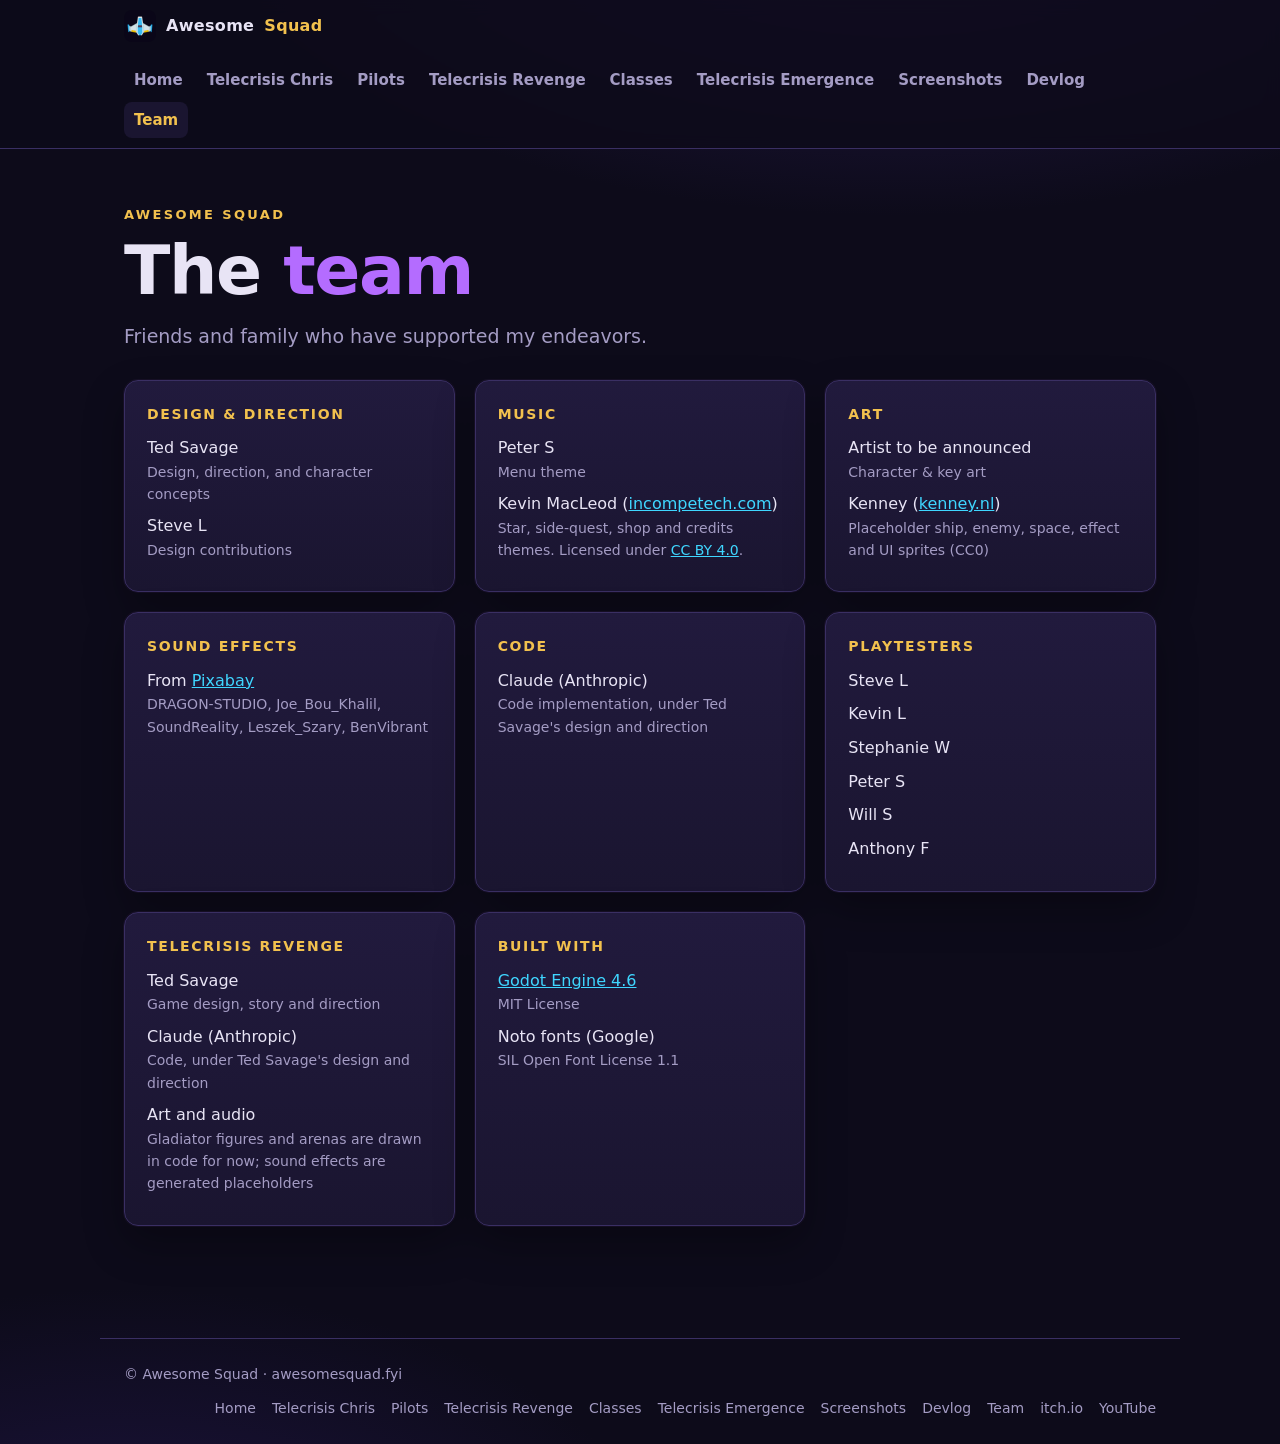
<file: team.html>
<!DOCTYPE html>
<html lang="en">
<head>
<meta charset="utf-8">
<meta name="viewport" content="width=device-width, initial-scale=1">
<title>Team · Awesome Squad</title>
<meta name="description" content="The people behind Telecrisis, plus music, art and sound credits.">
<meta property="og:title" content="Team · Awesome Squad">
<meta property="og:description" content="The people behind Telecrisis, plus music, art and sound credits.">
<meta property="og:image" content="https://awesomesquad.fyi/img/shots/star-yellow.jpg">
<meta property="og:type" content="website">
<meta name="twitter:card" content="summary_large_image">
<link rel="icon" type="image/png" href="favicon.png">
<link rel="stylesheet" href="style.css">
</head>
<body>
<div class="stars" aria-hidden="true"></div>
<header class="site-head"><div class="inner">
  <a class="brand" href="index.html"><img src="img/icon.png" alt="">Awesome <span>Squad</span></a>
  <nav><a href="index.html">Home</a><a href="chris.html">Telecrisis Chris</a><a href="pilots.html">Pilots</a><a href="revenge.html">Telecrisis Revenge</a><a href="classes.html">Classes</a><a href="emergence.html">Telecrisis Emergence</a><a href="gallery.html">Screenshots</a><a href="devlog.html">Devlog</a><a href="team.html" class=on>Team</a></nav>
</div></header>
<main>

<section>
  <div class="kicker">Awesome Squad</div>
  <h1>The <span>team</span></h1>
  <p class="lead">Friends and family who have supported my endeavors.</p>
  <div class="grid credits">
    <div class="card">
      <h3>Design &amp; direction</h3>
      <ul>
        <li>Ted Savage<span>Design, direction, and character concepts</span></li>
        <li>Steve L<span>Design contributions</span></li>
      </ul>
    </div>
    <div class="card">
      <h3>Music</h3>
      <ul>
        <li>Peter S<span>Menu theme</span></li>
        <li>Kevin MacLeod (<a href="https://incompetech.com" target="_blank" rel="noopener">incompetech.com</a>)<span>Star, side-quest, shop and credits themes. Licensed under <a href="https://creativecommons.org/licenses/by/4.0/" target="_blank" rel="noopener">CC BY 4.0</a>.</span></li>
      </ul>
    </div>
    <div class="card">
      <h3>Art</h3>
      <ul>
        <li>Artist to be announced<span>Character &amp; key art</span></li>
        <li>Kenney (<a href="https://kenney.nl" target="_blank" rel="noopener">kenney.nl</a>)<span>Placeholder ship, enemy, space, effect and UI sprites (CC0)</span></li>
      </ul>
    </div>
    <div class="card">
      <h3>Sound effects</h3>
      <ul>
        <li>From <a href="https://pixabay.com" target="_blank" rel="noopener">Pixabay</a><span>DRAGON-STUDIO, Joe_Bou_Khalil, SoundReality, Leszek_Szary, BenVibrant</span></li>
      </ul>
    </div>
    <div class="card">
      <h3>Code</h3>
      <ul>
        <li>Claude (Anthropic)<span>Code implementation, under Ted Savage's design and direction</span></li>
      </ul>
    </div>
    <div class="card">
      <h3>Playtesters</h3>
      <ul>
        <li>Steve L</li><li>Kevin L</li><li>Stephanie W</li><li>Peter S</li><li>Will S</li>
        <li>Anthony F</li>
      </ul>
    </div>
    <div class="card">
      <h3>Telecrisis Revenge</h3>
      <ul>
        <li>Ted Savage<span>Game design, story and direction</span></li>
        <li>Claude (Anthropic)<span>Code, under Ted Savage's design and direction</span></li>
        <li>Art and audio<span>Gladiator figures and arenas are drawn in code for now; sound effects are generated placeholders</span></li>
      </ul>
    </div>
    <div class="card">
      <h3>Built with</h3>
      <ul>
        <li><a href="https://godotengine.org" target="_blank" rel="noopener">Godot Engine 4.6</a><span>MIT License</span></li>
        <li>Noto fonts (Google)<span>SIL Open Font License 1.1</span></li>
      </ul>
    </div>
  </div>
</section>

</main>
<footer class="site-foot">
  <span>© Awesome Squad · awesomesquad.fyi</span>
  <span class="links"><a href="index.html">Home</a><a href="chris.html">Telecrisis Chris</a><a href="pilots.html">Pilots</a><a href="revenge.html">Telecrisis Revenge</a><a href="classes.html">Classes</a><a href="emergence.html">Telecrisis Emergence</a><a href="gallery.html">Screenshots</a><a href="devlog.html">Devlog</a><a href="team.html" class=on>Team</a><a href="https://tsavagegames.itch.io/telecrisis-chris" target="_blank" rel="noopener">itch.io</a><a href="https://www.youtube.com/@SAVAGE-GAMES-LLC" target="_blank" rel="noopener">YouTube</a></span>
</footer>

</body>
</html>
</file>
<file: style.css>
:root {
  --bg: #0d0b1a;
  --panel: #1a1530;
  --panel2: #211a3d;
  --edge: #3a2f63;
  --text: #e8e4f5;
  --muted: #a49cc4;
  --gold: #f2c14e;
  --purple: #b46cff;
  --cyan: #3fd6ff;
  --red: #ff4d5e;
}
* { box-sizing: border-box; }
html { scroll-behavior: smooth; }
body {
  margin: 0;
  font-family: system-ui, -apple-system, "Segoe UI", Roboto, sans-serif;
  color: var(--text);
  background:
    radial-gradient(1200px 600px at 70% -10%, #2a1c55 0%, transparent 60%),
    radial-gradient(900px 500px at 10% 110%, #1d1440 0%, transparent 60%),
    var(--bg);
  min-height: 100vh;
  line-height: 1.6;
}
.stars {
  position: fixed; inset: 0; pointer-events: none; opacity: .55; z-index: 0;
  background-image:
    radial-gradient(1px 1px at 20% 30%, #fff 50%, transparent 51%),
    radial-gradient(1px 1px at 80% 20%, #fff 50%, transparent 51%),
    radial-gradient(1.5px 1.5px at 60% 70%, #cfc6ff 50%, transparent 51%),
    radial-gradient(1px 1px at 35% 85%, #fff 50%, transparent 51%),
    radial-gradient(1px 1px at 90% 60%, #fff 50%, transparent 51%),
    radial-gradient(1.5px 1.5px at 10% 55%, #ffe7a8 50%, transparent 51%),
    radial-gradient(1px 1px at 47% 12%, #fff 50%, transparent 51%),
    radial-gradient(1px 1px at 72% 92%, #fff 50%, transparent 51%);
}
a { color: var(--cyan); }
a:hover { color: #9be9ff; }

/* Header */
.site-head {
  position: sticky; top: 0; z-index: 20;
  background: rgba(13, 11, 26, .86);
  backdrop-filter: blur(8px);
  border-bottom: 1px solid var(--edge);
}
.site-head .inner {
  max-width: 1080px; margin: 0 auto; padding: 10px 24px;
  display: flex; align-items: center; gap: 20px; flex-wrap: wrap;
}
.brand { display: flex; align-items: center; gap: 10px; color: var(--text); text-decoration: none; font-weight: 800; letter-spacing: .02em; }
.brand img { width: 32px; height: 32px; border-radius: 8px; }
.brand span { color: var(--gold); }
nav { display: flex; gap: 4px; flex-wrap: wrap; margin-left: auto; }
nav a {
  color: var(--muted); text-decoration: none; font-size: 15px; font-weight: 600;
  padding: 6px 10px; border-radius: 8px;
}
nav a:hover { color: var(--text); background: var(--panel); }
nav a.on { color: var(--gold); background: var(--panel); }

/* Layout */
main { position: relative; z-index: 1; max-width: 1080px; margin: 0 auto; padding: 56px 24px 48px; }
section { margin: 0 0 64px; }
.kicker { color: var(--gold); letter-spacing: .18em; font-size: 13px; font-weight: 700; text-transform: uppercase; }
h1 { font-size: clamp(38px, 6.5vw, 68px); line-height: 1.08; margin: 8px 0 14px; letter-spacing: -.02em; }
h1 span, h2 span { color: var(--purple); }
h2 { font-size: clamp(26px, 3.6vw, 34px); margin: 0 0 14px; letter-spacing: -.01em; }
h3 { font-size: 20px; margin: 0 0 6px; }
.lead { color: var(--muted); font-size: 19px; max-width: 680px; margin: 0 0 28px; }
p { margin: 0 0 14px; }
.muted { color: var(--muted); }
.small { font-size: 14px; }

/* Buttons */
.btns { display: flex; gap: 12px; flex-wrap: wrap; margin: 0 0 8px; }
.btn {
  display: inline-flex; align-items: center; gap: 8px;
  padding: 11px 18px; border-radius: 10px; font-weight: 700; text-decoration: none;
  border: 1px solid var(--edge); color: var(--text); background: var(--panel);
}
.btn:hover { border-color: var(--purple); color: var(--text); }
.btn.primary { background: var(--gold); color: var(--bg); border-color: var(--gold); }
.btn.primary:hover { background: #ffd36b; color: var(--bg); }
.btn.off { opacity: .55; cursor: default; }
.btn .soon { font-size: 11px; font-weight: 700; letter-spacing: .08em; text-transform: uppercase; color: var(--muted); }

/* Cards */
.grid { display: grid; gap: 20px; grid-template-columns: repeat(auto-fit, minmax(260px, 1fr)); }
.card {
  background: linear-gradient(180deg, var(--panel2), var(--panel));
  border: 1px solid var(--edge);
  border-radius: 14px;
  padding: 22px;
  box-shadow: 0 0 0 1px rgba(180,108,255,.06), 0 18px 40px rgba(0,0,0,.3);
}
.card p { color: var(--muted); }
.card p:last-child { margin-bottom: 0; }
a.card { display: block; text-decoration: none; color: var(--text); transition: border-color .15s, transform .15s; }
a.card:hover { border-color: var(--purple); transform: translateY(-2px); }
.tag { display: inline-block; font-size: 12px; font-weight: 700; letter-spacing: .08em; text-transform: uppercase;
       color: var(--bg); background: var(--gold); border-radius: 999px; padding: 2px 10px; margin-bottom: 12px; }
.tag.soon { background: var(--edge); color: var(--muted); }
.icon { font-size: 26px; line-height: 1; margin-bottom: 10px; display: block; }

/* Hero */
.hero { display: grid; gap: 36px; grid-template-columns: 1.05fr 1fr; align-items: center; }
.hero img.shot { width: 100%; border-radius: 12px; border: 1px solid var(--edge); box-shadow: 0 24px 60px rgba(0,0,0,.5); }
@media (max-width: 820px) { .hero { grid-template-columns: 1fr; } }

/* Turn loop */
.loop { display: flex; flex-wrap: wrap; gap: 10px; margin: 0 0 22px; padding: 0; list-style: none; }
.loop li {
  background: var(--panel); border: 1px solid var(--edge); border-radius: 10px;
  padding: 10px 14px; font-weight: 800; letter-spacing: .06em; font-size: 14px;
}
.loop li b { display: block; font-weight: 500; letter-spacing: 0; color: var(--muted); font-size: 13px; }
.loop li:first-child { color: var(--cyan); border-color: var(--cyan); }

/* Feature row with screenshot */
.feature { display: grid; grid-template-columns: 1fr 1fr; gap: 28px; align-items: center; margin-bottom: 40px; }
.feature.flip > :first-child { order: 2; }
.feature img { width: 100%; border-radius: 12px; border: 1px solid var(--edge); }
@media (max-width: 820px) { .feature { grid-template-columns: 1fr; } .feature.flip > :first-child { order: 0; } }

/* Stars table */
table { width: 100%; border-collapse: collapse; background: var(--panel); border: 1px solid var(--edge); border-radius: 12px; overflow: hidden; }
th, td { text-align: left; padding: 10px 14px; border-bottom: 1px solid var(--edge); vertical-align: top; }
th { color: var(--gold); font-size: 13px; letter-spacing: .08em; text-transform: uppercase; }
tr:last-child td { border-bottom: 0; }
td.muted { color: var(--muted); }

/* Pilots */
.pilot { border-top: 3px solid var(--pc, var(--purple)); }
.pilot-head { display: flex; gap: 16px; align-items: center; margin-bottom: 12px; }
.pilot-head img { width: 84px; height: auto; filter: drop-shadow(0 0 14px var(--pc)); }
.pilot-head h3 { color: var(--pc); font-size: 24px; margin: 0; }
.pilot-head .role { color: var(--muted); font-size: 14px; }
.stats { display: flex; gap: 8px; flex-wrap: wrap; margin: 0 0 12px; padding: 0; list-style: none; }
.stats li { background: rgba(0,0,0,.25); border: 1px solid var(--edge); border-radius: 8px; padding: 3px 9px; font-size: 13px; }
.stats li b { color: var(--text); }
.ability { background: rgba(0,0,0,.22); border-left: 3px solid var(--pc); border-radius: 6px; padding: 10px 12px; margin: 0 0 14px; font-size: 15px; }
.ability strong { color: var(--text); }
.ks { list-style: none; padding: 0; margin: 0; display: grid; gap: 8px; }
.ks li { font-size: 14.5px; color: var(--muted); }
.ks li strong { color: var(--gold); }
.ks-title { font-size: 12px; font-weight: 800; letter-spacing: .14em; color: var(--gold); text-transform: uppercase; margin: 0 0 8px; }
.unlock { font-size: 12px; color: var(--muted); margin-left: auto; text-align: right; }

/* Gallery */
.gallery { display: grid; gap: 16px; grid-template-columns: repeat(auto-fill, minmax(300px, 1fr)); }
.gallery figure { margin: 0; }
.gallery a { display: block; border-radius: 10px; overflow: hidden; border: 1px solid var(--edge); }
.gallery a:hover { border-color: var(--purple); }
.gallery img { width: 100%; display: block; aspect-ratio: 16 / 9; object-fit: cover; }
.gallery figcaption { color: var(--muted); font-size: 14px; padding: 8px 2px 0; }
.lightbox {
  position: fixed; inset: 0; z-index: 50; background: rgba(5, 4, 12, .92);
  display: none; align-items: center; justify-content: center; padding: 24px; flex-direction: column; gap: 12px;
}
.lightbox.open { display: flex; }
.lightbox img { max-width: 100%; max-height: 84vh; border-radius: 10px; border: 1px solid var(--edge); }
.lightbox p { color: var(--muted); margin: 0; }
.lightbox button {
  position: absolute; top: 16px; right: 20px; background: var(--panel); color: var(--text);
  border: 1px solid var(--edge); border-radius: 8px; font-size: 20px; padding: 4px 12px; cursor: pointer;
}

/* Devlog */
.post { margin-bottom: 26px; }
.post .date { color: var(--gold); font-size: 13px; font-weight: 700; letter-spacing: .1em; text-transform: uppercase; }
.post h3 { font-size: 22px; margin: 4px 0 10px; }
.post ul { margin: 0; padding-left: 20px; color: var(--muted); }
.post li { margin-bottom: 6px; }
.post li strong { color: var(--text); }

/* Credits */
.credits h3 { color: var(--gold); font-size: 14px; letter-spacing: .12em; text-transform: uppercase; margin-bottom: 10px; }
.credits ul { list-style: none; padding: 0; margin: 0; }
.credits li { margin-bottom: 8px; }
.credits li span { color: var(--muted); display: block; font-size: 14px; }

/* Placeholder note */
.ph { border: 1px dashed var(--edge); border-radius: 10px; padding: 10px 14px; color: var(--muted); font-size: 14px; }

footer.site-foot {
  position: relative; z-index: 1; border-top: 1px solid var(--edge);
  max-width: 1080px; margin: 0 auto; padding: 24px; color: var(--muted); font-size: 14px;
  display: flex; flex-wrap: wrap; gap: 12px 24px; align-items: center;
}
footer.site-foot .links { display: flex; gap: 16px; flex-wrap: wrap; margin-left: auto; }
footer.site-foot a { color: var(--muted); text-decoration: none; }
footer.site-foot a:hover { color: var(--text); }
.grid.four { grid-template-columns: repeat(auto-fit, minmax(210px, 1fr)); }
</file>
